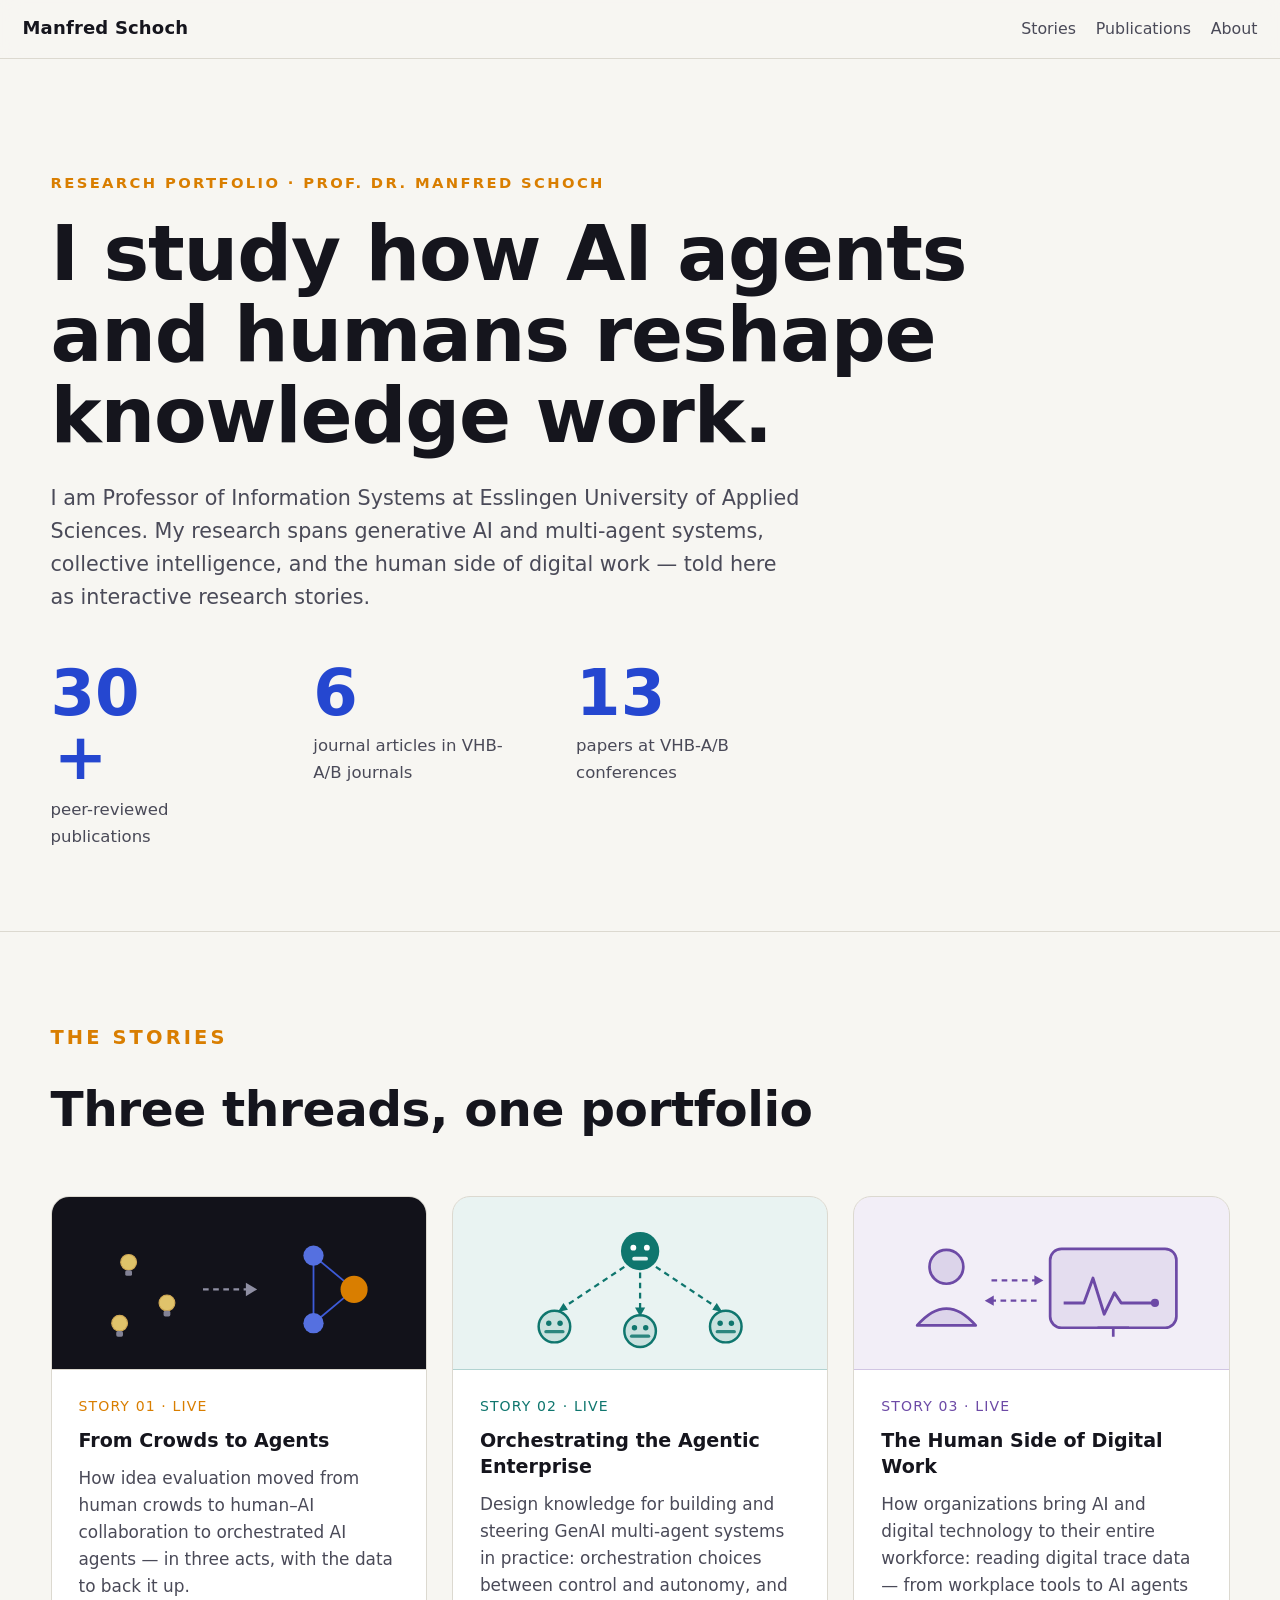
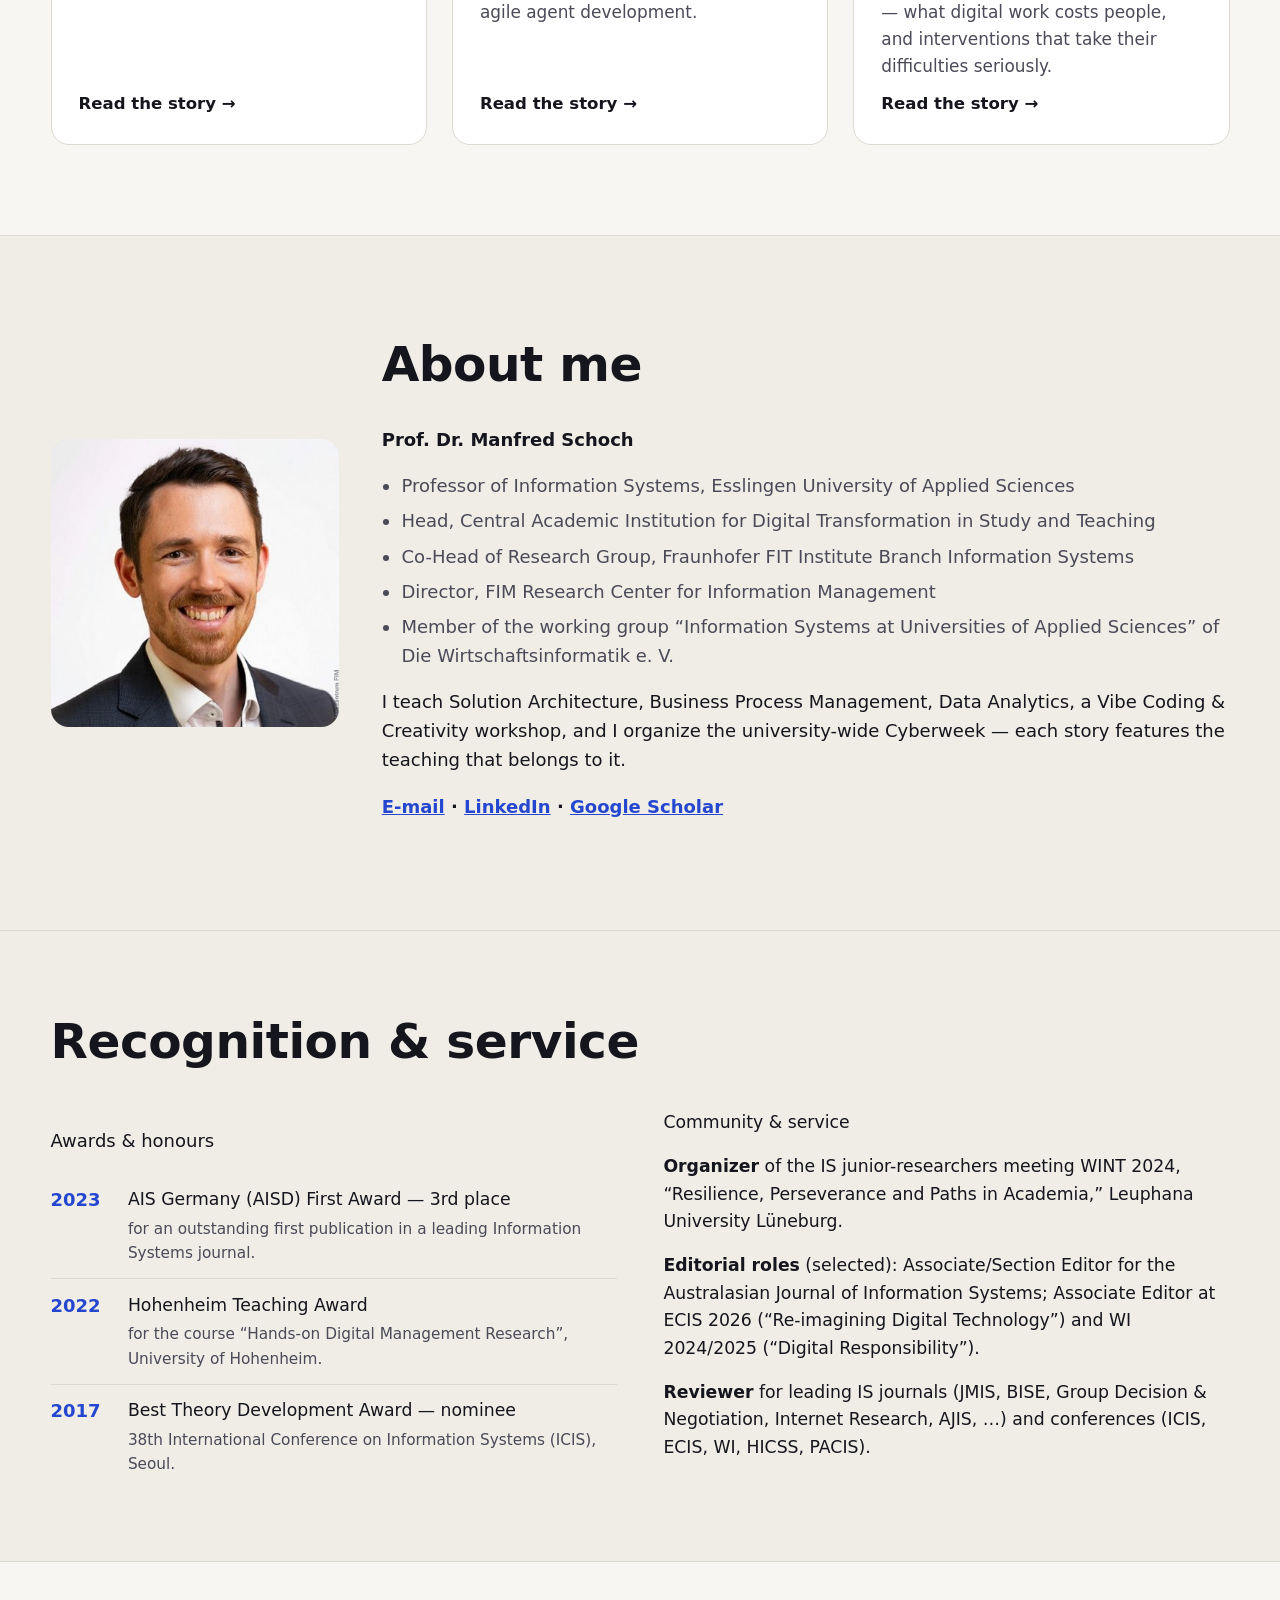
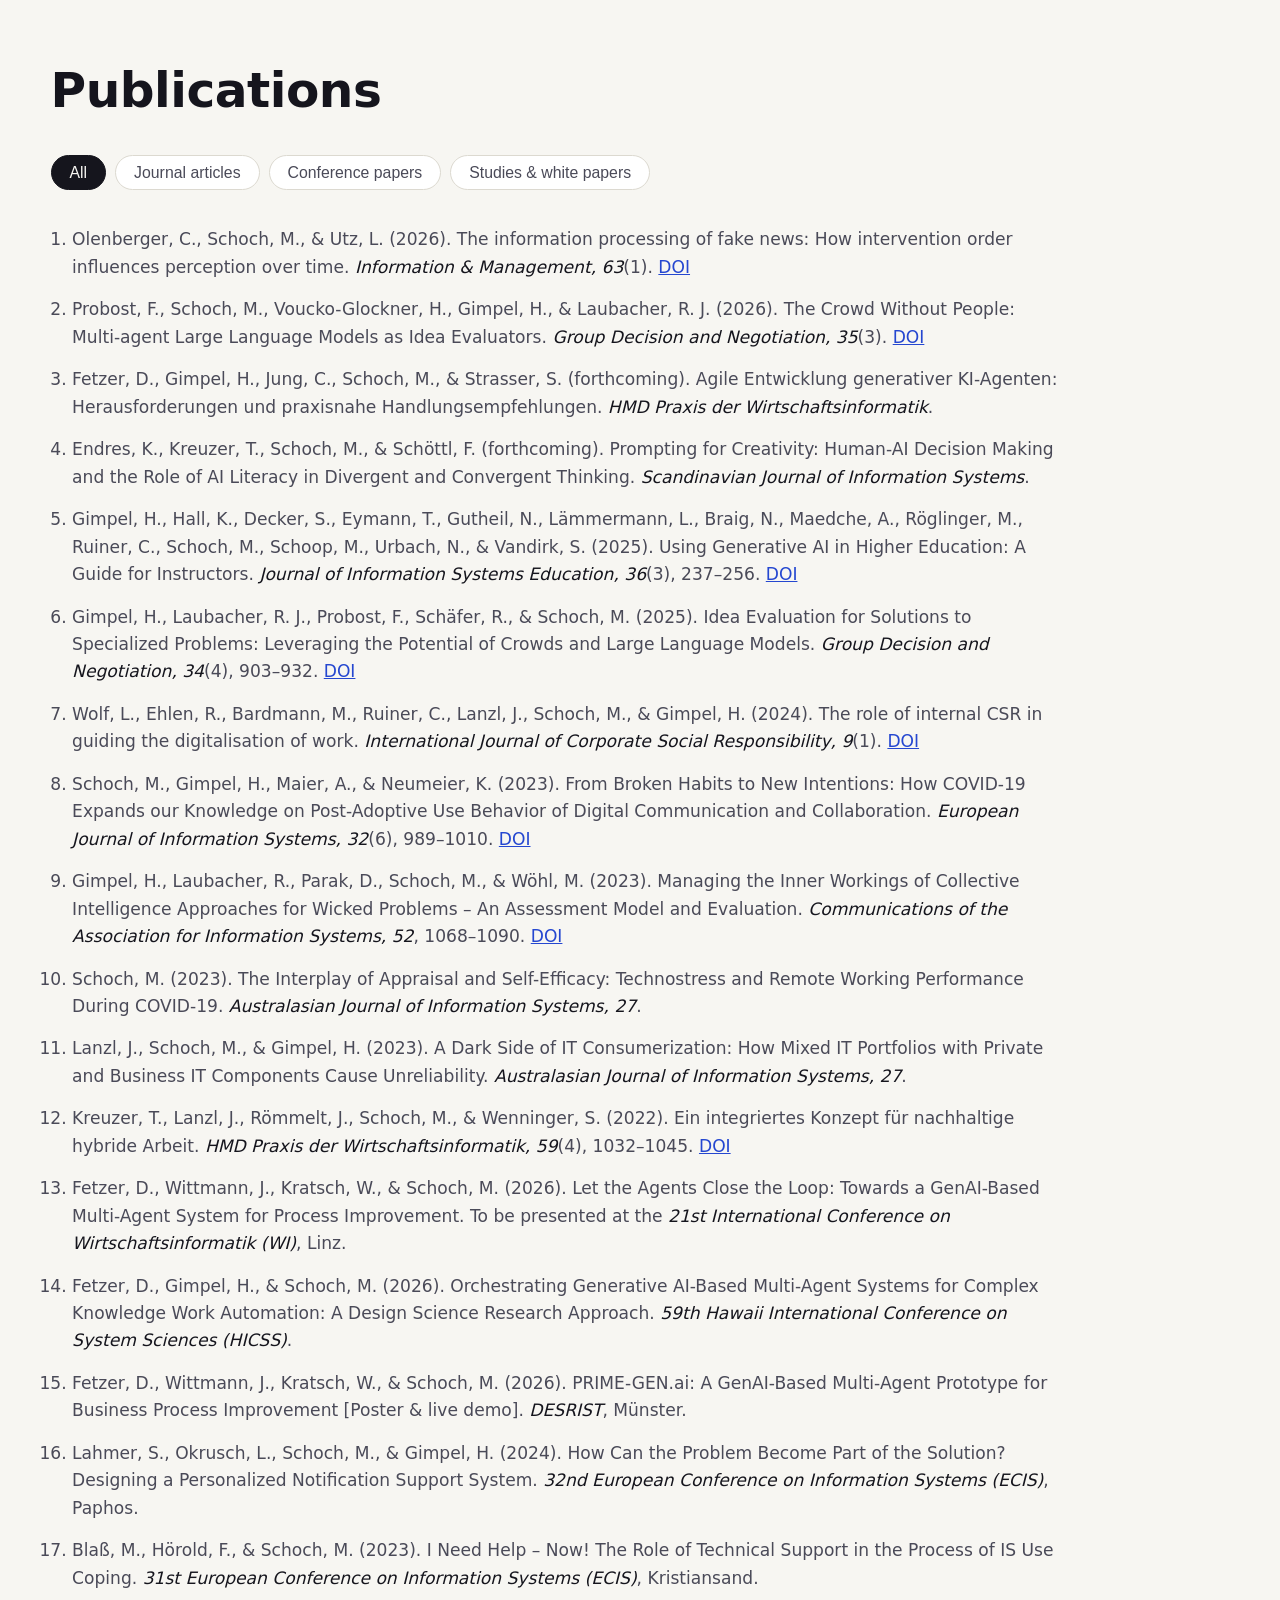
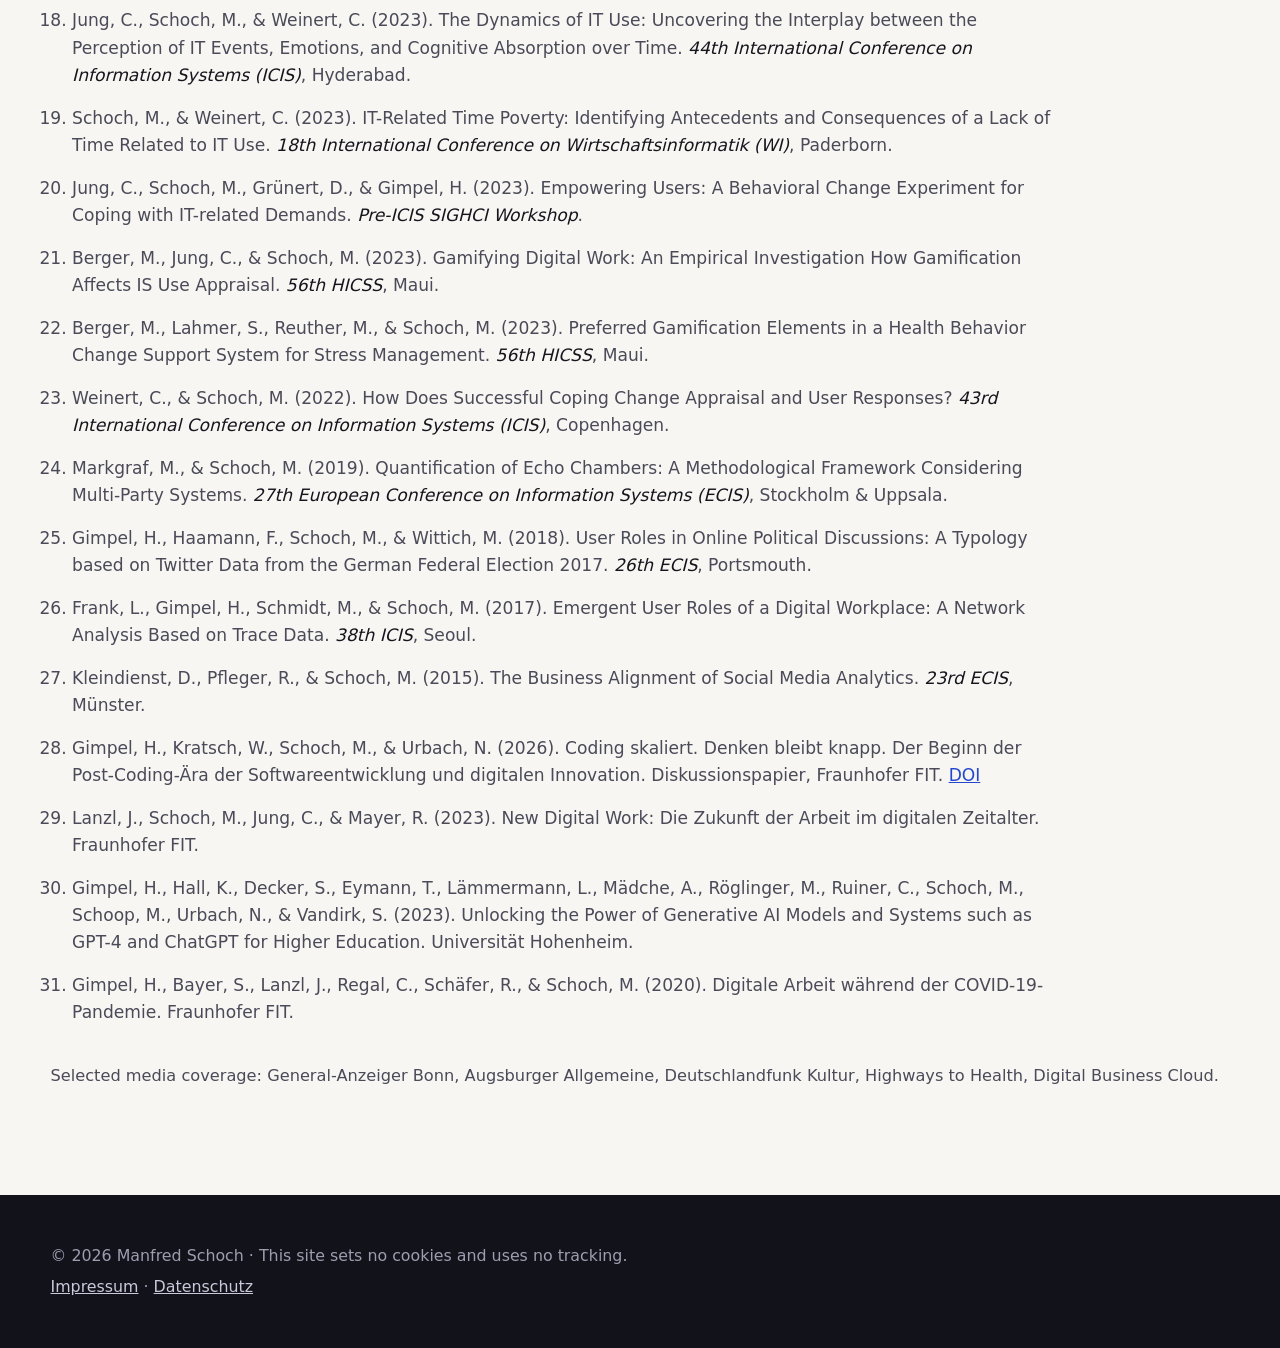
<file: index.html>
<!DOCTYPE html>
<html lang="en">
<head>
<meta charset="utf-8">
<meta name="viewport" content="width=device-width, initial-scale=1">
<title>Manfred Schoch — Research Portfolio</title>
<meta name="description" content="Research portfolio of Prof. Dr. Manfred Schoch: generative AI, multi-agent systems, and the human side of digital work — told as interactive research stories.">
<meta property="og:title" content="Manfred Schoch — Research Portfolio">
<meta property="og:description" content="Interactive research stories on collective intelligence, AI agents, and the human side of digital work.">
<meta property="og:type" content="website">
<meta property="og:url" content="https://manfredschoch.github.io/Scrollytelling-MS/">
<meta property="og:image" content="https://manfredschoch.github.io/Scrollytelling-MS/assets/og-image.png">
<meta property="og:image:width" content="1200">
<meta property="og:image:height" content="630">
<meta property="og:image:alt" content="From crowds to agents — a research story in three acts. Manfred Schoch, research portfolio.">
<meta name="twitter:card" content="summary_large_image">
<link rel="stylesheet" href="css/style.css">
</head>
<body>

<header class="site-header">
  <a class="site-header__name" href="#top">Manfred Schoch</a>
  <nav class="site-header__nav">
    <a href="#stories">Stories</a>
    <a href="#publications">Publications</a>
    <a href="#about">About</a>
  </nav>
</header>

<main id="top">

  <!-- ============ HERO ============ -->
  <section class="hub-hero">
    <div class="wrap">
      <p class="band__eyebrow reveal">Research portfolio · Prof. Dr. Manfred Schoch</p>
      <h1 class="hub-hero__title reveal">I study how AI agents and humans reshape knowledge work.</h1>
      <p class="hub-hero__sub reveal">I am Professor of Information Systems at Esslingen University of Applied
      Sciences. My research spans generative AI and multi-agent systems, collective intelligence, and the
      human side of digital work — told here as interactive research stories.</p>
      <div class="stats reveal">
        <div class="stat"><span class="stat__num" data-count="30">0</span><span class="stat__suffix">+</span>
          <span class="stat__label">peer-reviewed publications</span></div>
        <div class="stat"><span class="stat__num" data-count="6">0</span>
          <span class="stat__label">journal articles in VHB-A/B journals</span></div>
        <div class="stat"><span class="stat__num" data-count="13">0</span>
          <span class="stat__label">papers at VHB-A/B conferences</span></div>
      </div>
    </div>
  </section>

  <!-- ============ STORIES ============ -->
  <section class="band" id="stories">
    <div class="wrap">
      <p class="band__eyebrow reveal">The stories</p>
      <h2 class="band__title reveal">Three threads, one portfolio</h2>
      <div class="story-cards reveal">

        <a class="story-card" href="stories/crowds-to-agents/">
          <div class="story-card__motif story-card__motif--crowds" aria-hidden="true">
            <svg viewBox="0 0 300 130">
              <g opacity="0.9">
                <circle cx="52" cy="42" r="7" fill="#f7d774" stroke="#e5b95c"/>
                <rect x="49" y="49" width="6" height="5" rx="1.5" fill="#8f8fa3"/>
                <circle cx="86" cy="78" r="7" fill="#f7d774" stroke="#e5b95c"/>
                <rect x="83" y="85" width="6" height="5" rx="1.5" fill="#8f8fa3"/>
                <circle cx="44" cy="96" r="7" fill="#f7d774" stroke="#e5b95c"/>
                <rect x="41" y="103" width="6" height="5" rx="1.5" fill="#8f8fa3"/>
              </g>
              <path d="M118 66 h44" stroke="#8f8fa3" stroke-width="2" stroke-dasharray="5 4"/>
              <path d="M156 60 l10 6 -10 6 z" fill="#8f8fa3"/>
              <g>
                <line x1="216" y1="36" x2="252" y2="66" stroke="#3d5bd8" stroke-width="1.6"/>
                <line x1="216" y1="96" x2="252" y2="66" stroke="#3d5bd8" stroke-width="1.6"/>
                <line x1="216" y1="36" x2="216" y2="96" stroke="#3d5bd8" stroke-width="1.6"/>
                <circle cx="216" cy="36" r="9" fill="#5570e0"/>
                <circle cx="216" cy="96" r="9" fill="#5570e0"/>
                <circle cx="252" cy="66" r="12" fill="#d97e00"/>
              </g>
            </svg>
          </div>
          <p class="card__venue">Story 01 · Live</p>
          <h3 class="card__title">From Crowds to Agents</h3>
          <p class="card__text">How idea evaluation moved from human crowds to human–AI collaboration to
          orchestrated AI agents — in three acts, with the data to back it up.</p>
          <span class="card__link">Read the story →</span>
        </a>

        <a class="story-card" href="stories/agentic-enterprise/">
          <div class="story-card__motif story-card__motif--agentic" aria-hidden="true">
            <svg viewBox="0 0 300 130">
              <!-- orchestrator -->
              <circle cx="150" cy="32" r="17" fill="#0f766e"/>
              <circle cx="144" cy="29" r="2.6" fill="#ffffff"/>
              <circle cx="156" cy="29" r="2.6" fill="#ffffff"/>
              <rect x="143" y="37" width="14" height="3.4" rx="1.7" fill="#ffffff" opacity="0.9"/>
              <!-- delegation arrows -->
              <line x1="136" y1="46" x2="82" y2="82" stroke="#0f766e" stroke-width="2" stroke-dasharray="5 4"/>
              <path d="M86 84 l-9 2 5 -8 z" fill="#0f766e"/>
              <line x1="150" y1="51" x2="150" y2="84" stroke="#0f766e" stroke-width="2" stroke-dasharray="5 4"/>
              <path d="M150 90 l-4.5 -8 h9 z" fill="#0f766e"/>
              <line x1="164" y1="46" x2="218" y2="82" stroke="#0f766e" stroke-width="2" stroke-dasharray="5 4"/>
              <path d="M214 84 l9 2 -5 -8 z" fill="#0f766e"/>
              <!-- worker agents -->
              <g stroke="#0f766e" stroke-width="2.2">
                <circle cx="74" cy="99" r="14" fill="rgba(15,118,110,0.14)"/>
                <circle cx="150" cy="103" r="14" fill="rgba(15,118,110,0.14)"/>
                <circle cx="226" cy="99" r="14" fill="rgba(15,118,110,0.14)"/>
              </g>
              <g fill="#0f766e">
                <circle cx="69" cy="96" r="2.4"/><circle cx="79" cy="96" r="2.4"/>
                <circle cx="145" cy="100" r="2.4"/><circle cx="155" cy="100" r="2.4"/>
                <circle cx="221" cy="96" r="2.4"/><circle cx="231" cy="96" r="2.4"/>
              </g>
              <g fill="#0f766e" opacity="0.85">
                <rect x="65" y="102" width="18" height="3" rx="1.5"/>
                <rect x="141" y="106" width="18" height="3" rx="1.5"/>
                <rect x="217" y="102" width="18" height="3" rx="1.5"/>
              </g>
            </svg>
          </div>
          <p class="card__venue">Story 02 · Live</p>
          <h3 class="card__title">Orchestrating the Agentic Enterprise</h3>
          <p class="card__text">Design knowledge for building and steering GenAI multi-agent systems in
          practice: orchestration choices between control and autonomy, and agile agent development.</p>
          <span class="card__link">Read the story →</span>
        </a>

        <a class="story-card" href="stories/digital-work/">
          <div class="story-card__motif story-card__motif--human" aria-hidden="true">
            <svg viewBox="0 0 300 130">
              <!-- person -->
              <circle cx="66" cy="46" r="15" fill="rgba(109,74,166,0.16)" stroke="#6d4aa6" stroke-width="2.4"/>
              <path d="M40 98 q26 -30 52 0 z" fill="rgba(109,74,166,0.16)" stroke="#6d4aa6" stroke-width="2.4" stroke-linejoin="round"/>
              <!-- exchange between human and system -->
              <line x1="106" y1="58" x2="146" y2="58" stroke="#6d4aa6" stroke-width="2" stroke-dasharray="5 4"/>
              <path d="M152 58 l-8 -4.5 v9 z" fill="#6d4aa6"/>
              <line x1="146" y1="76" x2="106" y2="76" stroke="#6d4aa6" stroke-width="2" stroke-dasharray="5 4"/>
              <path d="M100 76 l8 -4.5 v9 z" fill="#6d4aa6"/>
              <!-- screen with digital trace -->
              <rect x="158" y="30" width="112" height="70" rx="10" fill="rgba(109,74,166,0.10)" stroke="#6d4aa6" stroke-width="2.4"/>
              <path d="M170 78 h18 l8 -22 10 32 9 -19 6 9 h30" fill="none" stroke="#6d4aa6" stroke-width="2.6" stroke-linejoin="round"/>
              <circle cx="251" cy="78" r="3.6" fill="#6d4aa6"/>
              <line x1="200" y1="100" x2="228" y2="100" stroke="#6d4aa6" stroke-width="2.4"/>
              <line x1="214" y1="100" x2="214" y2="108" stroke="#6d4aa6" stroke-width="2.4"/>
            </svg>
          </div>
          <p class="card__venue">Story 03 · Live</p>
          <h3 class="card__title">The Human Side of Digital Work</h3>
          <p class="card__text">How organizations bring AI and digital technology to their entire
          workforce: reading digital trace data — from workplace tools to AI agents — what digital work
          costs people, and interventions that take their difficulties seriously.</p>
          <span class="card__link">Read the story →</span>
        </a>

      </div>
    </div>
  </section>

  <!-- ============ ABOUT / CONTACT ============ -->
  <section class="about" id="about">
    <div class="wrap about__grid">
      <img class="about__photo reveal" src="assets/portrait.jpg" alt="Portrait of Manfred Schoch" width="400" height="400">
      <div class="about__text reveal">
        <h2 class="band__title">About me</h2>
        <p><strong>Prof. Dr. Manfred Schoch</strong></p>
        <ul class="about__roles">
          <li>Professor of Information Systems, Esslingen University of Applied Sciences</li>
          <li>Head, Central Academic Institution for Digital Transformation in Study and Teaching</li>
          <li>Co-Head of Research Group, Fraunhofer FIT Institute Branch Information Systems</li>
          <li>Director, FIM Research Center for Information Management</li>
          <li>Member of the working group “Information Systems at Universities of Applied Sciences”
          of Die Wirtschaftsinformatik e.&nbsp;V.</li>
        </ul>
        <p>I teach Solution Architecture, Business Process Management, Data Analytics, a Vibe Coding &amp;
        Creativity workshop, and I organize the university-wide Cyberweek — each story features the
        teaching that belongs to it.</p>
        <p class="about__links">
          <a href="mailto:manfred.schoch@hs-esslingen.de">E-mail</a> ·
          <a href="https://www.linkedin.com/in/manfred-schoch-42257877">LinkedIn</a> ·
          <a href="https://scholar.google.com/citations?user=WTYQ880AAAAJ&amp;hl=en">Google Scholar</a>
        </p>
      </div>
    </div>
  </section>

  <!-- ============ RECOGNITION & SERVICE ============ -->
  <section class="recognition" id="recognition">
    <div class="wrap">
      <h2 class="band__title reveal">Recognition &amp; service</h2>
      <div class="recognition__grid">
        <div class="reveal">
          <p class="timeloss__head">Awards &amp; honours</p>
          <ul class="awards">
            <li>
              <span class="awards__year">2023</span>
              <span class="awards__what">AIS Germany (AISD) First Award — 3rd place
                <span>for an outstanding first publication in a leading Information Systems journal.</span></span>
            </li>
            <li>
              <span class="awards__year">2022</span>
              <span class="awards__what">Hohenheim Teaching Award
                <span>for the course “Hands-on Digital Management Research”, University of Hohenheim.</span></span>
            </li>
            <li>
              <span class="awards__year">2017</span>
              <span class="awards__what">Best Theory Development Award — nominee
                <span>38th International Conference on Information Systems (ICIS), Seoul.</span></span>
            </li>
          </ul>
        </div>
        <div class="service reveal">
          <p class="timeloss__head">Community &amp; service</p>
          <p><b>Organizer</b> of the IS junior-researchers meeting WINT 2024, “Resilience, Perseverance and
          Paths in Academia,” Leuphana University Lüneburg.</p>
          <p><b>Editorial roles</b> (selected): Associate/Section Editor for the Australasian Journal of
          Information Systems; Associate Editor at ECIS 2026 (“Re-imagining Digital Technology”) and
          WI 2024/2025 (“Digital Responsibility”).</p>
          <p><b>Reviewer</b> for leading IS journals (JMIS, BISE, Group Decision &amp; Negotiation, Internet
          Research, AJIS, …) and conferences (ICIS, ECIS, WI, HICSS, PACIS).</p>
        </div>
      </div>
    </div>
  </section>

  <!-- ============ PUBLICATIONS ============ -->
  <section class="pubs" id="publications">
    <div class="wrap">
      <h2 class="band__title reveal">Publications</h2>
      <div class="pubs__filters reveal" role="group" aria-label="Filter publications">
        <button class="pubs__filter is-active" data-filter="all">All</button>
        <button class="pubs__filter" data-filter="journal">Journal articles</button>
        <button class="pubs__filter" data-filter="conference">Conference papers</button>
        <button class="pubs__filter" data-filter="whitepaper">Studies &amp; white papers</button>
      </div>
      <ol class="pubs__list reveal">
        <li data-type="journal">Olenberger, C., Schoch, M., &amp; Utz, L. (2026). The information processing of fake news: How intervention order influences perception over time. <em>Information &amp; Management, 63</em>(1). <a href="https://doi.org/10.1016/j.im.2025.104256">DOI</a></li>
        <li data-type="journal">Probost, F., Schoch, M., Voucko-Glockner, H., Gimpel, H., &amp; Laubacher, R. J. (2026). The Crowd Without People: Multi-agent Large Language Models as Idea Evaluators. <em>Group Decision and Negotiation, 35</em>(3). <a href="https://doi.org/10.1007/s10726-026-09993-w">DOI</a></li>
        <li data-type="journal">Fetzer, D., Gimpel, H., Jung, C., Schoch, M., &amp; Strasser, S. (forthcoming). Agile Entwicklung generativer KI-Agenten: Herausforderungen und praxisnahe Handlungsempfehlungen. <em>HMD Praxis der Wirtschaftsinformatik</em>.</li>
        <li data-type="journal">Endres, K., Kreuzer, T., Schoch, M., &amp; Schöttl, F. (forthcoming). Prompting for Creativity: Human-AI Decision Making and the Role of AI Literacy in Divergent and Convergent Thinking. <em>Scandinavian Journal of Information Systems</em>.</li>
        <li data-type="journal">Gimpel, H., Hall, K., Decker, S., Eymann, T., Gutheil, N., Lämmermann, L., Braig, N., Maedche, A., Röglinger, M., Ruiner, C., Schoch, M., Schoop, M., Urbach, N., &amp; Vandirk, S. (2025). Using Generative AI in Higher Education: A Guide for Instructors. <em>Journal of Information Systems Education, 36</em>(3), 237–256. <a href="https://doi.org/10.62273/QLLG7172">DOI</a></li>
        <li data-type="journal">Gimpel, H., Laubacher, R. J., Probost, F., Schäfer, R., &amp; Schoch, M. (2025). Idea Evaluation for Solutions to Specialized Problems: Leveraging the Potential of Crowds and Large Language Models. <em>Group Decision and Negotiation, 34</em>(4), 903–932. <a href="https://doi.org/10.1007/s10726-025-09935-y">DOI</a></li>
        <li data-type="journal">Wolf, L., Ehlen, R., Bardmann, M., Ruiner, C., Lanzl, J., Schoch, M., &amp; Gimpel, H. (2024). The role of internal CSR in guiding the digitalisation of work. <em>International Journal of Corporate Social Responsibility, 9</em>(1). <a href="https://doi.org/10.1186/s40991-024-00089-9">DOI</a></li>
        <li data-type="journal">Schoch, M., Gimpel, H., Maier, A., &amp; Neumeier, K. (2023). From Broken Habits to New Intentions: How COVID-19 Expands our Knowledge on Post-Adoptive Use Behavior of Digital Communication and Collaboration. <em>European Journal of Information Systems, 32</em>(6), 989–1010. <a href="https://doi.org/10.1080/0960085X.2022.2096489">DOI</a></li>
        <li data-type="journal">Gimpel, H., Laubacher, R., Parak, D., Schoch, M., &amp; Wöhl, M. (2023). Managing the Inner Workings of Collective Intelligence Approaches for Wicked Problems – An Assessment Model and Evaluation. <em>Communications of the Association for Information Systems, 52</em>, 1068–1090. <a href="https://doi.org/10.17705/1CAIS.05249">DOI</a></li>
        <li data-type="journal">Schoch, M. (2023). The Interplay of Appraisal and Self-Efficacy: Technostress and Remote Working Performance During COVID-19. <em>Australasian Journal of Information Systems, 27</em>.</li>
        <li data-type="journal">Lanzl, J., Schoch, M., &amp; Gimpel, H. (2023). A Dark Side of IT Consumerization: How Mixed IT Portfolios with Private and Business IT Components Cause Unreliability. <em>Australasian Journal of Information Systems, 27</em>.</li>
        <li data-type="journal">Kreuzer, T., Lanzl, J., Römmelt, J., Schoch, M., &amp; Wenninger, S. (2022). Ein integriertes Konzept für nachhaltige hybride Arbeit. <em>HMD Praxis der Wirtschaftsinformatik, 59</em>(4), 1032–1045. <a href="https://doi.org/10.1365/s40702-022-00882-9">DOI</a></li>
        <li data-type="conference">Fetzer, D., Wittmann, J., Kratsch, W., &amp; Schoch, M. (2026). Let the Agents Close the Loop: Towards a GenAI-Based Multi-Agent System for Process Improvement. To be presented at the <em>21st International Conference on Wirtschaftsinformatik (WI)</em>, Linz.</li>
        <li data-type="conference">Fetzer, D., Gimpel, H., &amp; Schoch, M. (2026). Orchestrating Generative AI-Based Multi-Agent Systems for Complex Knowledge Work Automation: A Design Science Research Approach. <em>59th Hawaii International Conference on System Sciences (HICSS)</em>.</li>
        <li data-type="conference">Fetzer, D., Wittmann, J., Kratsch, W., &amp; Schoch, M. (2026). PRIME-GEN.ai: A GenAI-Based Multi-Agent Prototype for Business Process Improvement [Poster &amp; live demo]. <em>DESRIST</em>, Münster.</li>
        <li data-type="conference">Lahmer, S., Okrusch, L., Schoch, M., &amp; Gimpel, H. (2024). How Can the Problem Become Part of the Solution? Designing a Personalized Notification Support System. <em>32nd European Conference on Information Systems (ECIS)</em>, Paphos.</li>
        <li data-type="conference">Blaß, M., Hörold, F., &amp; Schoch, M. (2023). I Need Help – Now! The Role of Technical Support in the Process of IS Use Coping. <em>31st European Conference on Information Systems (ECIS)</em>, Kristiansand.</li>
        <li data-type="conference">Jung, C., Schoch, M., &amp; Weinert, C. (2023). The Dynamics of IT Use: Uncovering the Interplay between the Perception of IT Events, Emotions, and Cognitive Absorption over Time. <em>44th International Conference on Information Systems (ICIS)</em>, Hyderabad.</li>
        <li data-type="conference">Schoch, M., &amp; Weinert, C. (2023). IT-Related Time Poverty: Identifying Antecedents and Consequences of a Lack of Time Related to IT Use. <em>18th International Conference on Wirtschaftsinformatik (WI)</em>, Paderborn.</li>
        <li data-type="conference">Jung, C., Schoch, M., Grünert, D., &amp; Gimpel, H. (2023). Empowering Users: A Behavioral Change Experiment for Coping with IT-related Demands. <em>Pre-ICIS SIGHCI Workshop</em>.</li>
        <li data-type="conference">Berger, M., Jung, C., &amp; Schoch, M. (2023). Gamifying Digital Work: An Empirical Investigation How Gamification Affects IS Use Appraisal. <em>56th HICSS</em>, Maui.</li>
        <li data-type="conference">Berger, M., Lahmer, S., Reuther, M., &amp; Schoch, M. (2023). Preferred Gamification Elements in a Health Behavior Change Support System for Stress Management. <em>56th HICSS</em>, Maui.</li>
        <li data-type="conference">Weinert, C., &amp; Schoch, M. (2022). How Does Successful Coping Change Appraisal and User Responses? <em>43rd International Conference on Information Systems (ICIS)</em>, Copenhagen.</li>
        <li data-type="conference">Markgraf, M., &amp; Schoch, M. (2019). Quantification of Echo Chambers: A Methodological Framework Considering Multi-Party Systems. <em>27th European Conference on Information Systems (ECIS)</em>, Stockholm &amp; Uppsala.</li>
        <li data-type="conference">Gimpel, H., Haamann, F., Schoch, M., &amp; Wittich, M. (2018). User Roles in Online Political Discussions: A Typology based on Twitter Data from the German Federal Election 2017. <em>26th ECIS</em>, Portsmouth.</li>
        <li data-type="conference">Frank, L., Gimpel, H., Schmidt, M., &amp; Schoch, M. (2017). Emergent User Roles of a Digital Workplace: A Network Analysis Based on Trace Data. <em>38th ICIS</em>, Seoul.</li>
        <li data-type="conference">Kleindienst, D., Pfleger, R., &amp; Schoch, M. (2015). The Business Alignment of Social Media Analytics. <em>23rd ECIS</em>, Münster.</li>
        <li data-type="whitepaper">Gimpel, H., Kratsch, W., Schoch, M., &amp; Urbach, N. (2026). Coding skaliert. Denken bleibt knapp. Der Beginn der Post-Coding-Ära der Softwareentwicklung und digitalen Innovation. Diskussionspapier, Fraunhofer FIT. <a href="https://doi.org/10.17605/OSF.IO/QA578">DOI</a></li>
        <li data-type="whitepaper">Lanzl, J., Schoch, M., Jung, C., &amp; Mayer, R. (2023). New Digital Work: Die Zukunft der Arbeit im digitalen Zeitalter. Fraunhofer FIT.</li>
        <li data-type="whitepaper">Gimpel, H., Hall, K., Decker, S., Eymann, T., Lämmermann, L., Mädche, A., Röglinger, M., Ruiner, C., Schoch, M., Schoop, M., Urbach, N., &amp; Vandirk, S. (2023). Unlocking the Power of Generative AI Models and Systems such as GPT-4 and ChatGPT for Higher Education. Universität Hohenheim.</li>
        <li data-type="whitepaper">Gimpel, H., Bayer, S., Lanzl, J., Regal, C., Schäfer, R., &amp; Schoch, M. (2020). Digitale Arbeit während der COVID-19-Pandemie. Fraunhofer FIT.</li>
      </ol>
      <p class="pubs__note reveal">Selected media coverage: General-Anzeiger Bonn, Augsburger Allgemeine,
      Deutschlandfunk Kultur, Highways to Health, Digital Business Cloud.</p>
    </div>
  </section>

</main>

<footer class="site-footer">
  <div class="wrap">
    <p>© <span id="year">2026</span> Manfred Schoch · This site sets no cookies and uses no tracking.</p>
    <p><a href="impressum.html">Impressum</a> · <a href="datenschutz.html">Datenschutz</a></p>
  </div>
</footer>

<script src="js/shared.js"></script>
</body>
</html>
</file>
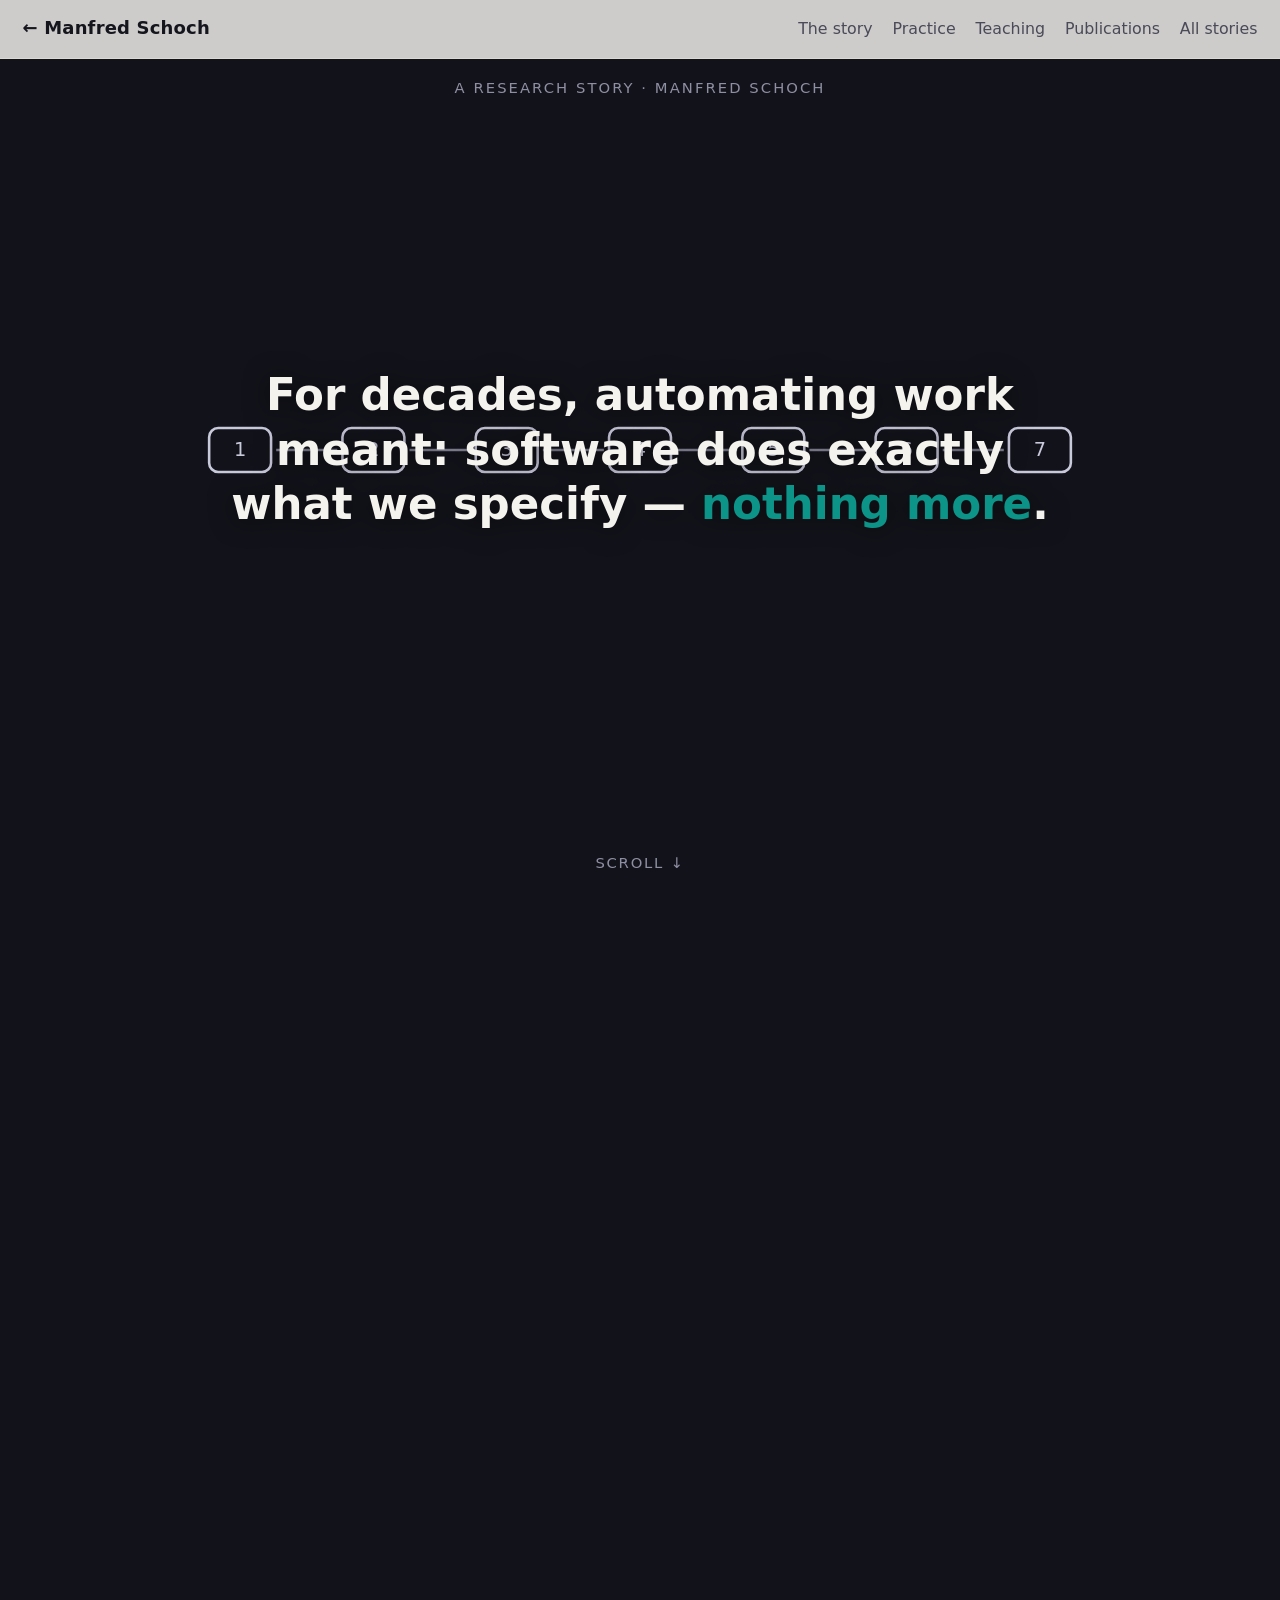
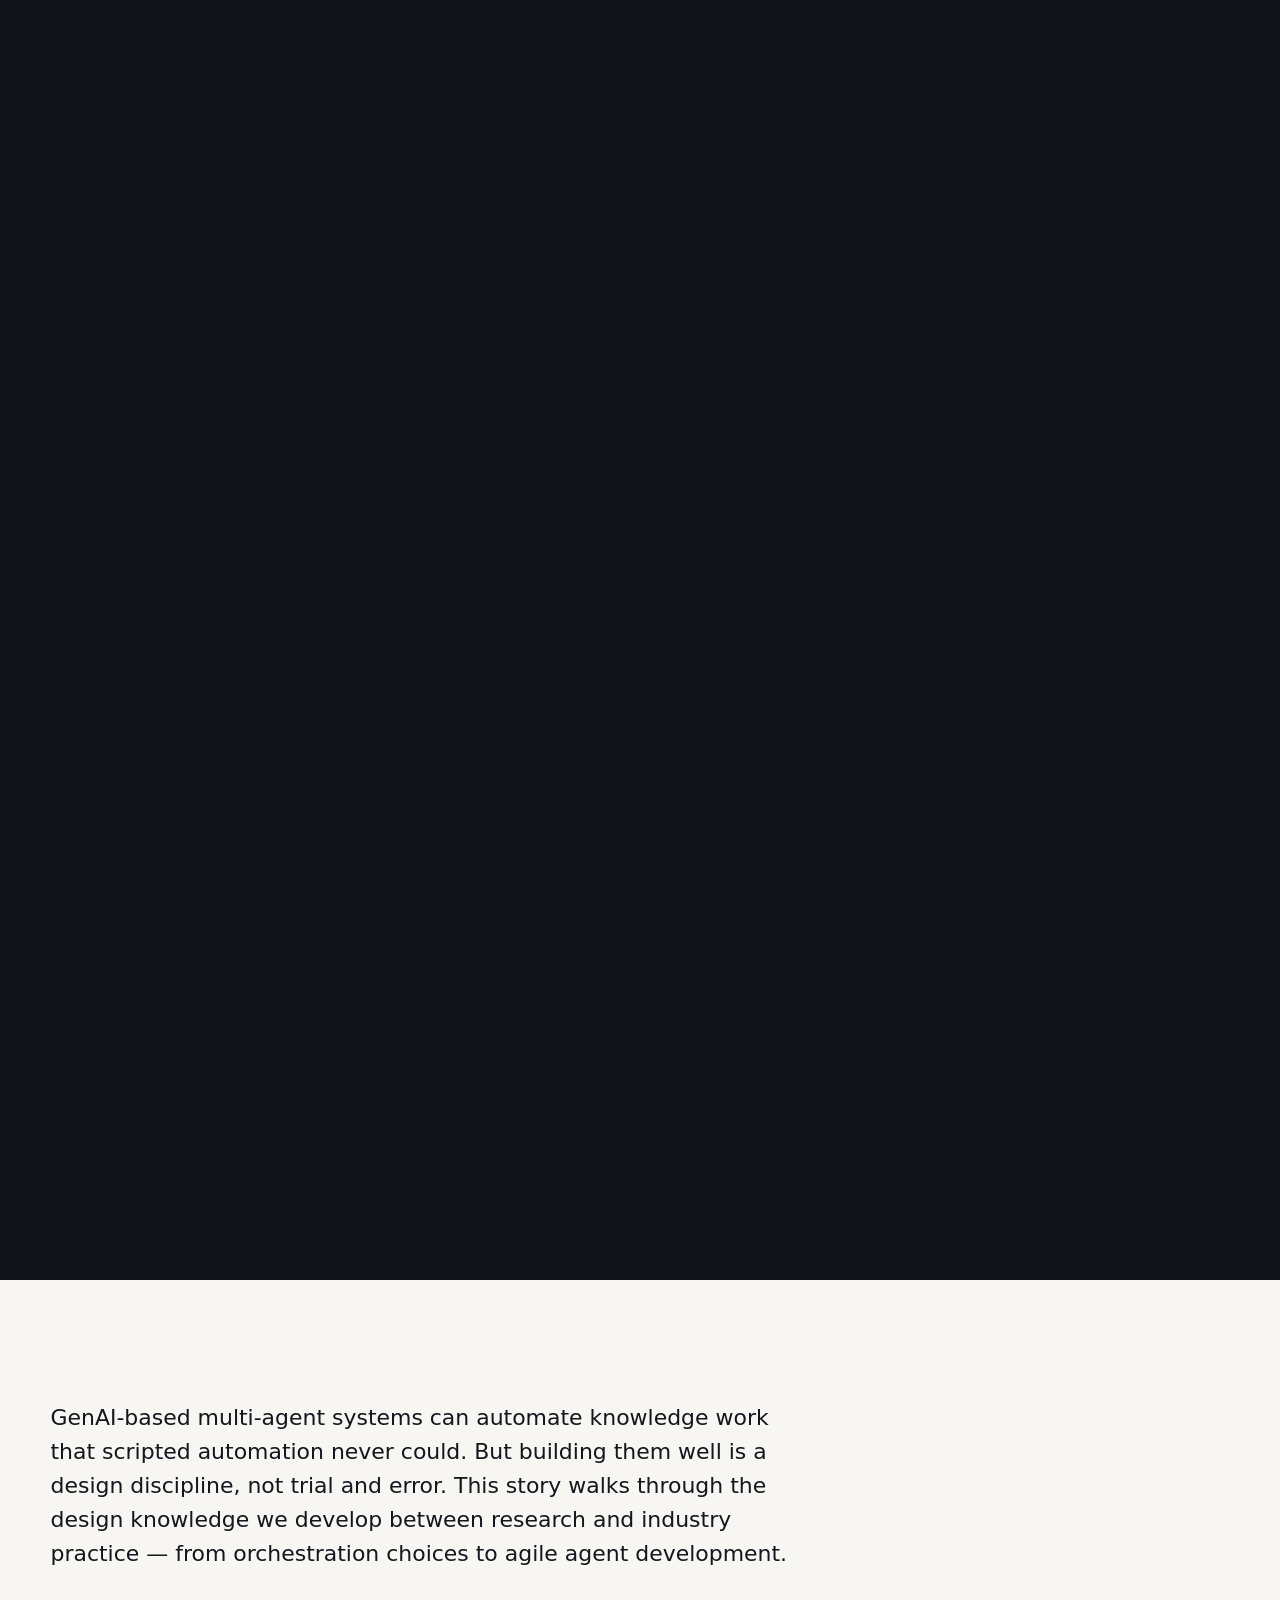
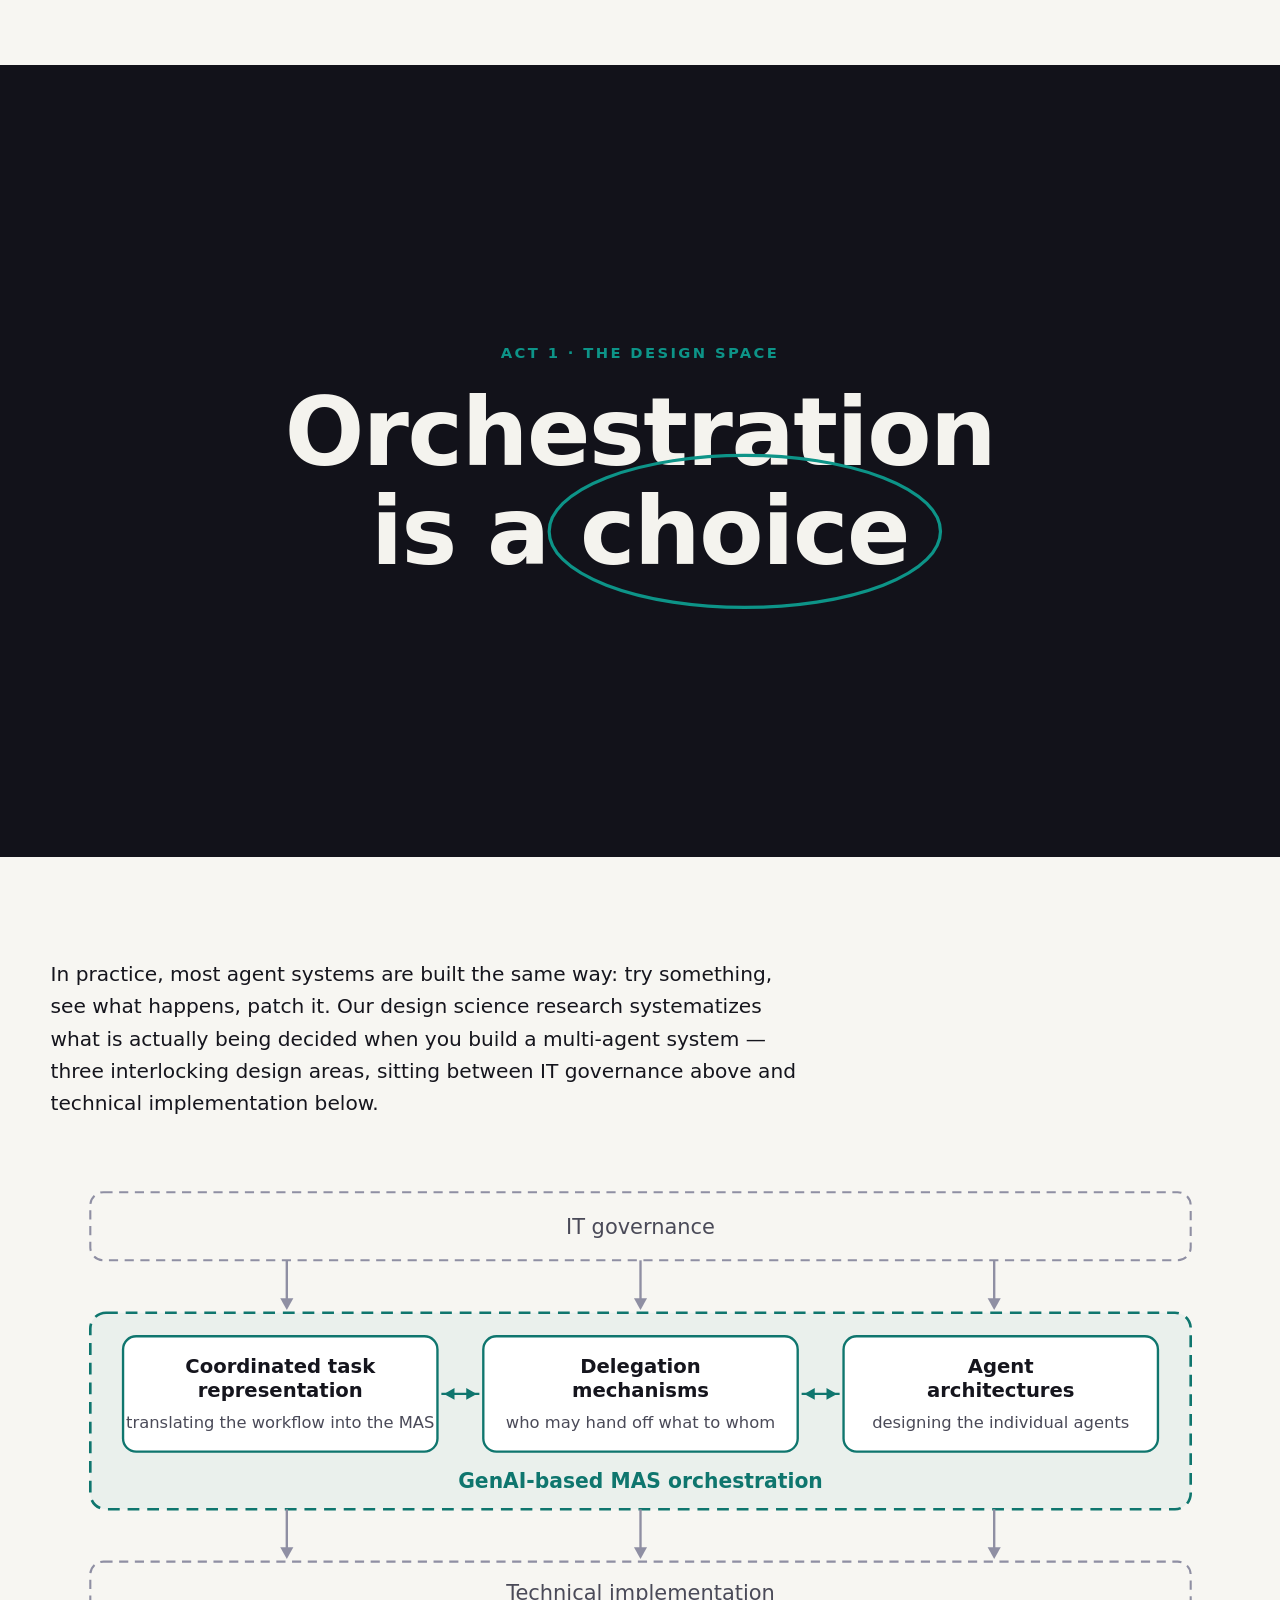
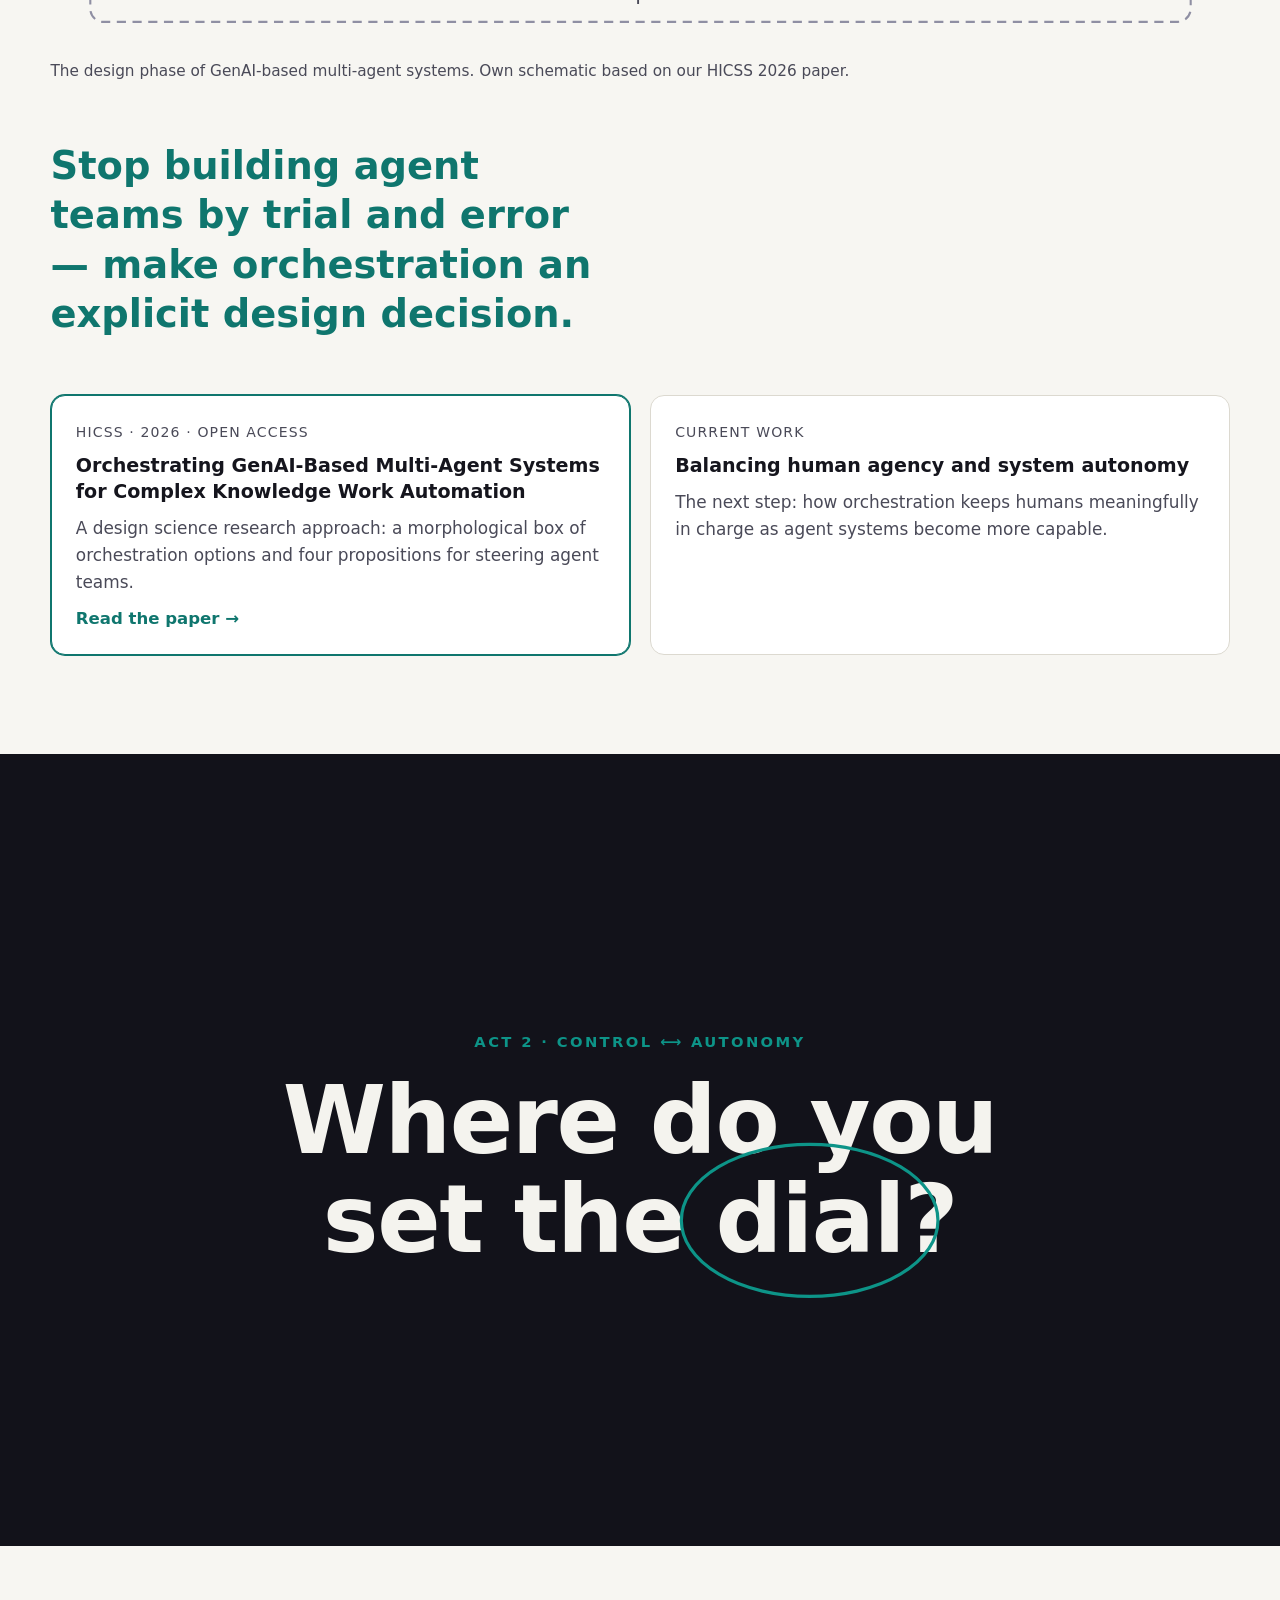
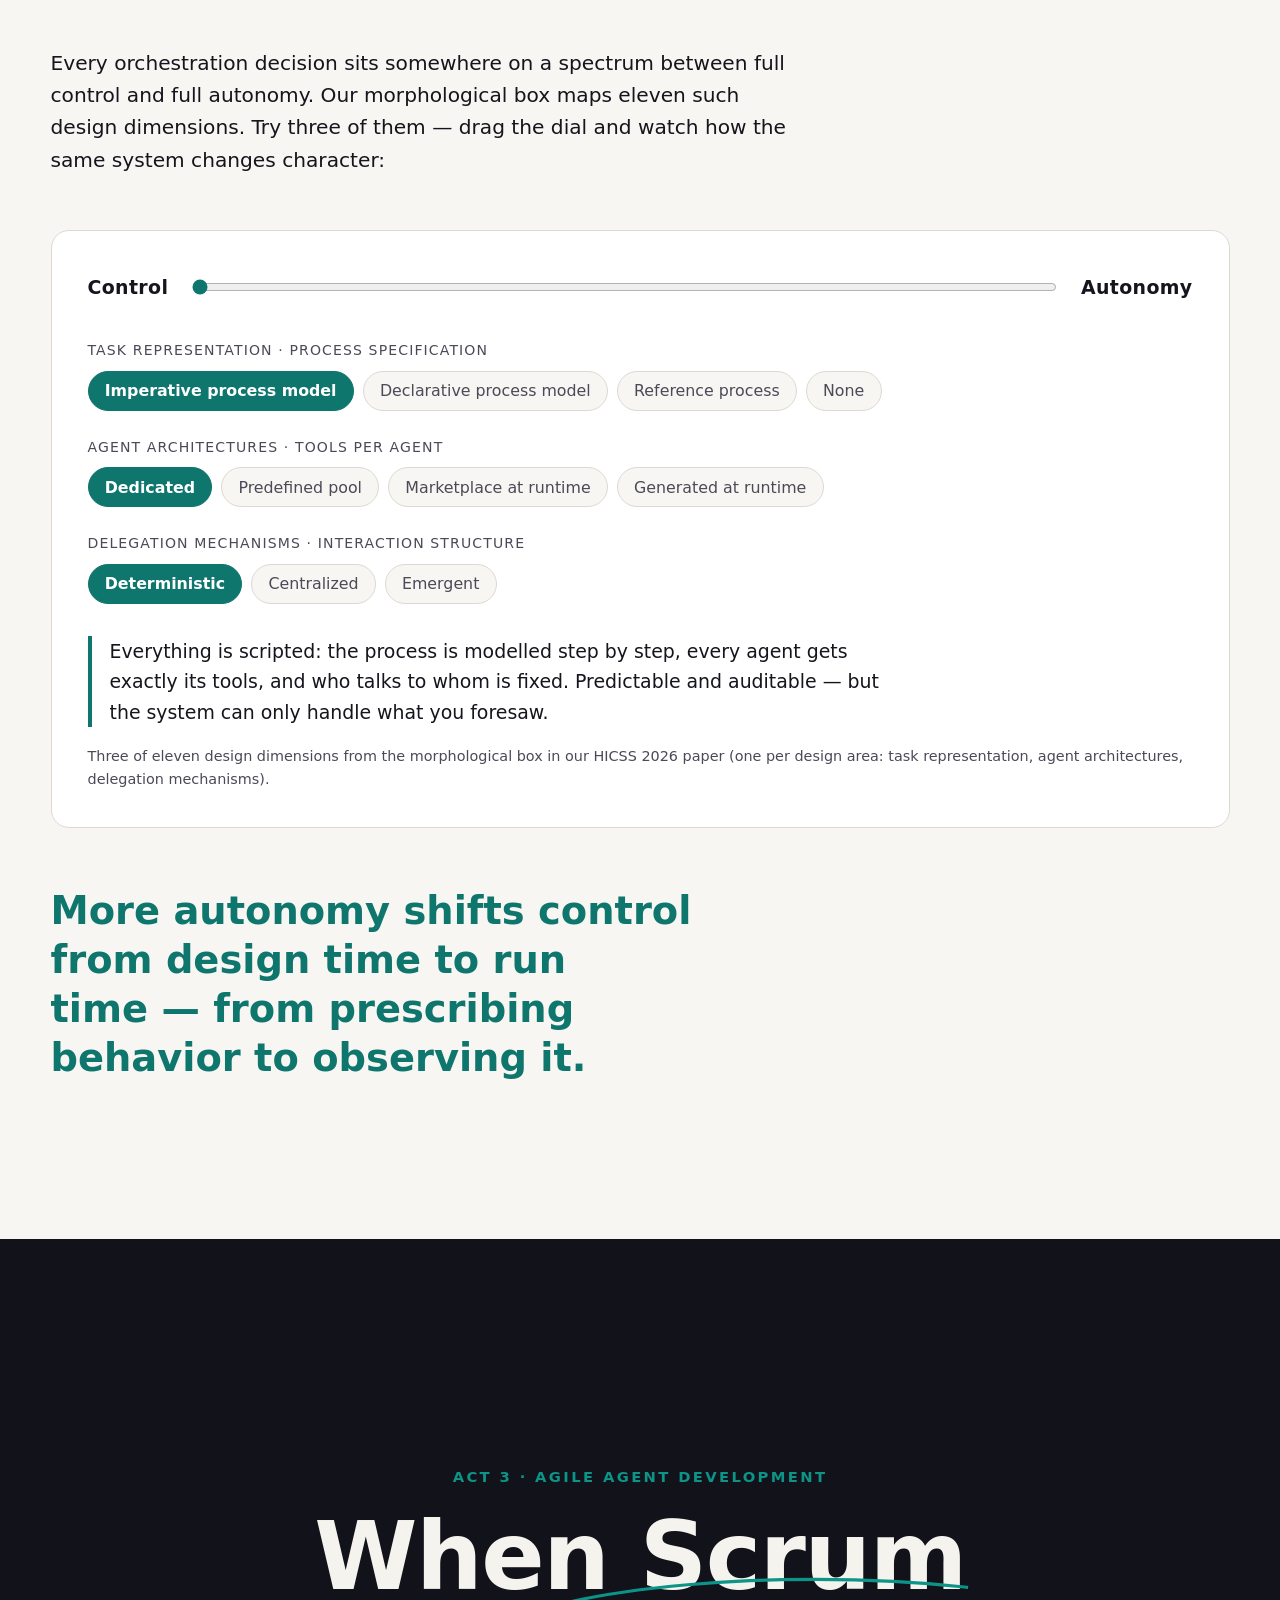
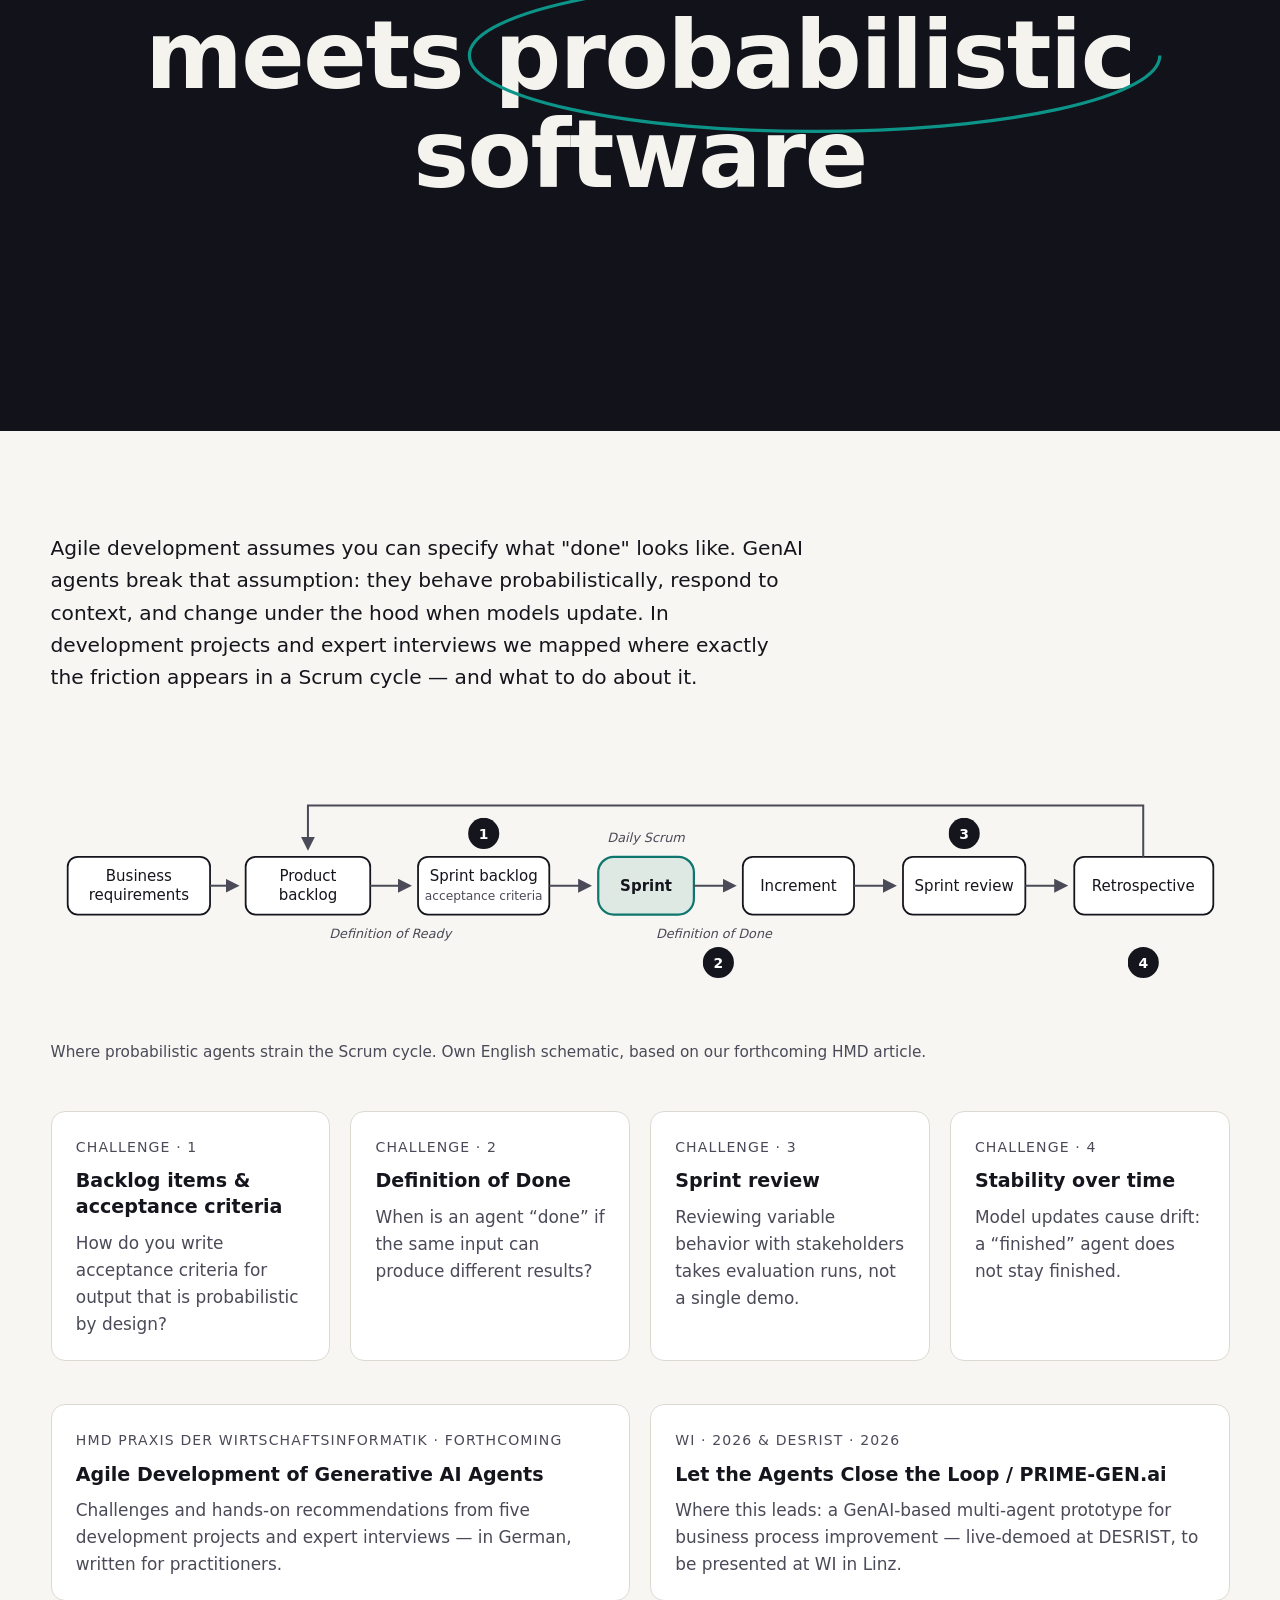
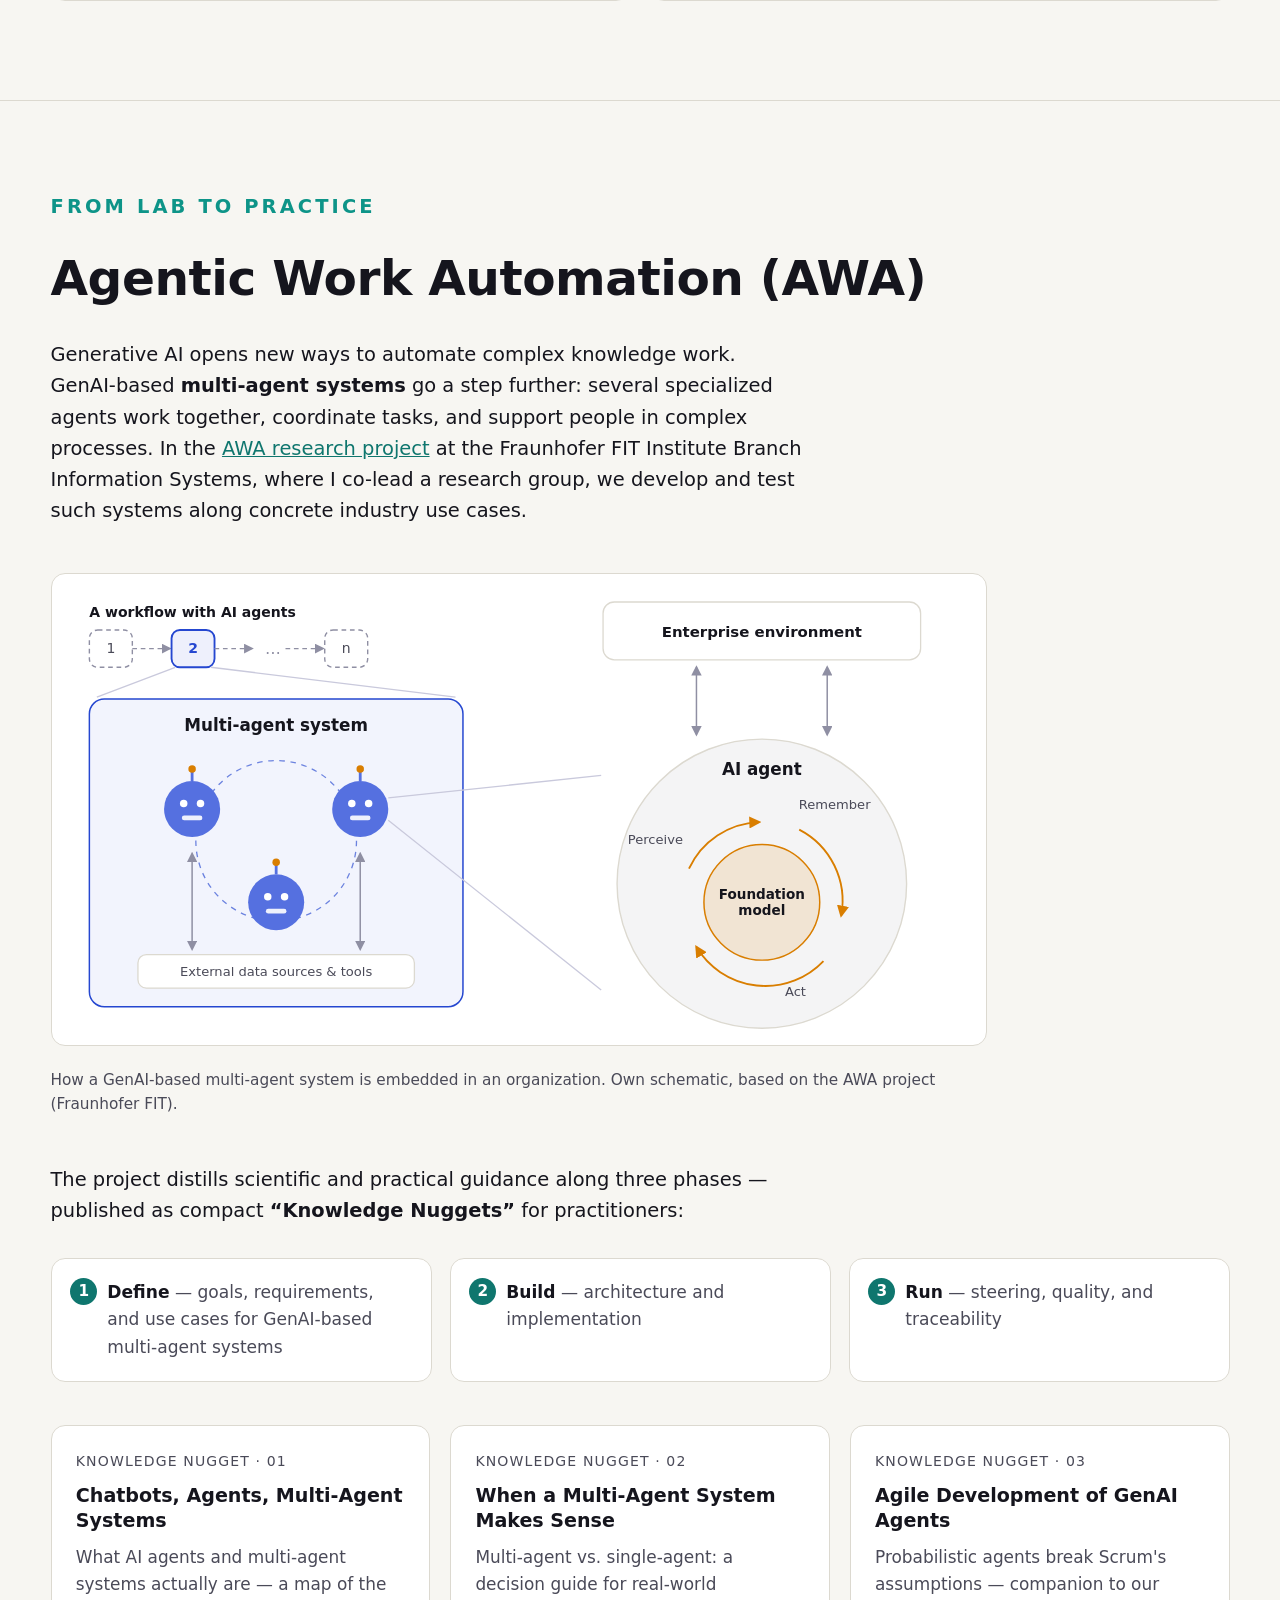
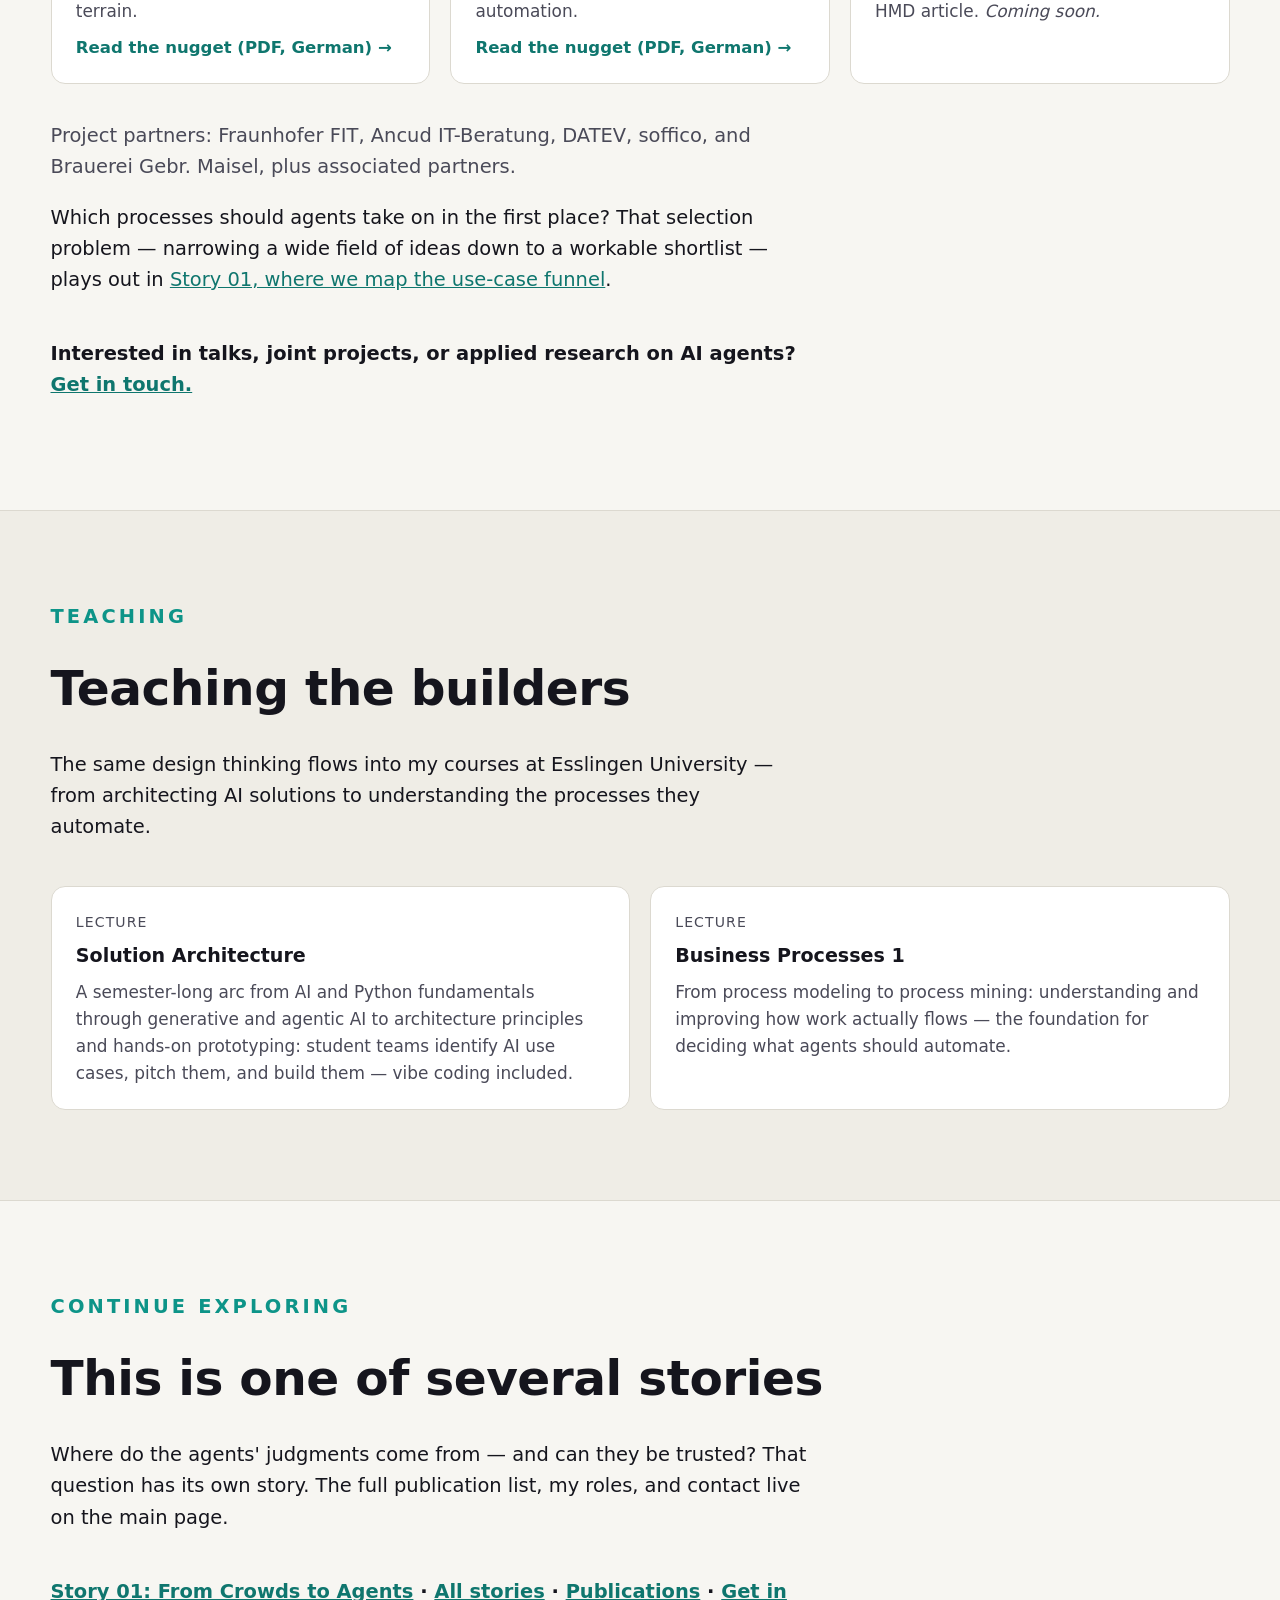
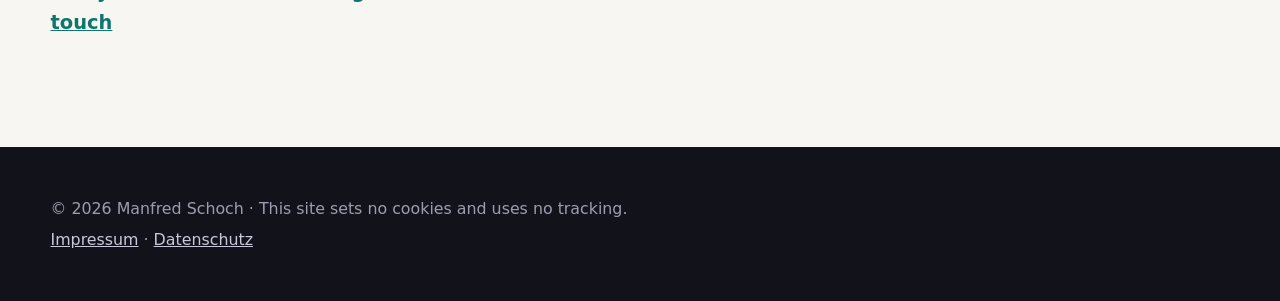
<file: stories/agentic-enterprise/index.html>
<!DOCTYPE html>
<html lang="en">
<head>
<meta charset="utf-8">
<meta name="viewport" content="width=device-width, initial-scale=1">
<title>Orchestrating the Agentic Enterprise — Manfred Schoch</title>
<meta name="description" content="Design knowledge for building and steering GenAI multi-agent systems: orchestration choices between control and autonomy, agile agent development, and the AWA research project.">
<meta property="og:title" content="Orchestrating the Agentic Enterprise — Manfred Schoch">
<meta property="og:description" content="How much autonomy do you grant AI agents — and how do you stay in control? A research story on orchestrating multi-agent systems.">
<meta property="og:type" content="article">
<meta property="og:url" content="https://manfredschoch.github.io/Scrollytelling-MS/stories/agentic-enterprise/">
<meta property="og:image" content="https://manfredschoch.github.io/Scrollytelling-MS/assets/og-image.png">
<meta name="twitter:card" content="summary_large_image">
<link rel="stylesheet" href="../../css/style.css">
</head>
<body class="story-agentic">

<header class="site-header">
  <a class="site-header__name" href="../../">← Manfred Schoch</a>
  <nav class="site-header__nav">
    <a href="#act-1">The story</a>
    <a href="#practice">Practice</a>
    <a href="#teaching">Teaching</a>
    <a href="../../#publications">Publications</a>
    <a href="../../#stories">All stories</a>
  </nav>
</header>

<main id="top">

  <!-- ============ OPENING SCROLLYTELLING ============ -->
  <section class="scrolly" id="story" aria-label="Introduction">
    <div class="scrolly__stage">
      <svg class="scrolly__canvas" id="pipeline-canvas" viewBox="0 0 800 600" role="img"
           aria-label="Animation of a rigid, numbered process pipeline reorganizing into a delegation hierarchy: an orchestrator delegates to specialized AI agents, each equipped with its own set of tools"></svg>
      <div class="scrolly__eyebrow">A research story · Manfred Schoch</div>
      <div class="scrolly__blurbs">
        <div class="scrolly__blurb" data-step="0">
          <p>For decades, automating work meant: software does exactly what we specify — <em>nothing more</em>.</p>
        </div>
        <div class="scrolly__blurb" data-step="1">
          <p>GenAI agents are different: they plan, delegate, and improvise.</p>
        </div>
        <div class="scrolly__blurb" data-step="2">
          <p>The design question of the decade: <strong>how much autonomy do we grant them — and how do we stay in control?</strong></p>
        </div>
      </div>
      <div class="scrolly__hint" aria-hidden="true">Scroll ↓</div>
    </div>
  </section>

  <!-- ============ INTRO ============ -->
  <section class="intro" id="research">
    <div class="wrap">
      <p class="intro__lede reveal">GenAI-based multi-agent systems can automate knowledge work that
      scripted automation never could. But building them well is a design discipline, not trial and
      error. This story walks through the design knowledge we develop between research and industry
      practice — from orchestration choices to agile agent development.</p>
    </div>
  </section>

  <!-- ============ ACT 1 ============ -->
  <section class="chapter" id="act-1">
    <div class="chapter__hero">
      <div class="chapter__hero-inner">
        <p class="chapter__eyebrow">Act 1 · The design space</p>
        <h2 class="chapter__title">Orchestration is a <span class="oval">choice</span></h2>
      </div>
    </div>
    <div class="chapter__body wrap">
      <p class="reveal">In practice, most agent systems are built the same way: try something, see what
      happens, patch it. Our design science research systematizes what is actually being decided when
      you build a multi-agent system — three interlocking design areas, sitting between IT governance
      above and technical implementation below.</p>
      <figure class="figure reveal">
        <svg viewBox="0 0 900 360" role="img" font-family="system-ui, -apple-system, 'Segoe UI', Roboto, sans-serif"
             aria-label="Framework: GenAI-based MAS orchestration consists of coordinated task representation, delegation mechanisms, and agent architectures — framed by IT governance above and technical implementation below">
          <rect x="30" y="20" width="840" height="52" rx="10" fill="none" stroke="#8f8fa3" stroke-width="1.6" stroke-dasharray="7 5"/>
          <text x="450" y="52" text-anchor="middle" font-size="16" fill="#4a4a58">IT governance</text>
          <g stroke="#8f8fa3" stroke-width="1.8">
            <line x1="180" y1="72" x2="180" y2="104"/><line x1="450" y1="72" x2="450" y2="104"/><line x1="720" y1="72" x2="720" y2="104"/>
          </g>
          <g fill="#8f8fa3">
            <path d="M180 110 l-5 -9 h10 z"/><path d="M450 110 l-5 -9 h10 z"/><path d="M720 110 l-5 -9 h10 z"/>
          </g>
          <rect x="30" y="112" width="840" height="150" rx="12" fill="rgba(15,118,110,0.05)" stroke="#0f766e" stroke-width="2" stroke-dasharray="9 6"/>
          <text x="450" y="246" text-anchor="middle" font-size="15.5" font-weight="700" fill="#0f766e">GenAI-based MAS orchestration</text>
          <g>
            <rect x="55" y="130" width="240" height="88" rx="10" fill="#ffffff" stroke="#0f766e" stroke-width="1.8"/>
            <text x="175" y="158" text-anchor="middle" font-size="15" font-weight="700" fill="#15151d">Coordinated task</text>
            <text x="175" y="176" text-anchor="middle" font-size="15" font-weight="700" fill="#15151d">representation</text>
            <text x="175" y="200" text-anchor="middle" font-size="12.5" fill="#4a4a58">translating the workflow into the MAS</text>
            <rect x="330" y="130" width="240" height="88" rx="10" fill="#ffffff" stroke="#0f766e" stroke-width="1.8"/>
            <text x="450" y="158" text-anchor="middle" font-size="15" font-weight="700" fill="#15151d">Delegation</text>
            <text x="450" y="176" text-anchor="middle" font-size="15" font-weight="700" fill="#15151d">mechanisms</text>
            <text x="450" y="200" text-anchor="middle" font-size="12.5" fill="#4a4a58">who may hand off what to whom</text>
            <rect x="605" y="130" width="240" height="88" rx="10" fill="#ffffff" stroke="#0f766e" stroke-width="1.8"/>
            <text x="725" y="158" text-anchor="middle" font-size="15" font-weight="700" fill="#15151d">Agent</text>
            <text x="725" y="176" text-anchor="middle" font-size="15" font-weight="700" fill="#15151d">architectures</text>
            <text x="725" y="200" text-anchor="middle" font-size="12.5" fill="#4a4a58">designing the individual agents</text>
          </g>
          <g stroke="#0f766e" stroke-width="1.8">
            <line x1="298" y1="174" x2="327" y2="174"/><line x1="573" y1="174" x2="602" y2="174"/>
          </g>
          <g fill="#0f766e">
            <path d="M300 174 l8 -4.5 v9 z"/><path d="M325 174 l-8 -4.5 v9 z"/>
            <path d="M575 174 l8 -4.5 v9 z"/><path d="M600 174 l-8 -4.5 v9 z"/>
          </g>
          <g stroke="#8f8fa3" stroke-width="1.8">
            <line x1="180" y1="262" x2="180" y2="294"/><line x1="450" y1="262" x2="450" y2="294"/><line x1="720" y1="262" x2="720" y2="294"/>
          </g>
          <g fill="#8f8fa3">
            <path d="M180 300 l-5 -9 h10 z"/><path d="M450 300 l-5 -9 h10 z"/><path d="M720 300 l-5 -9 h10 z"/>
          </g>
          <rect x="30" y="302" width="840" height="46" rx="10" fill="none" stroke="#8f8fa3" stroke-width="1.6" stroke-dasharray="7 5"/>
          <text x="450" y="331" text-anchor="middle" font-size="16" fill="#4a4a58">Technical implementation</text>
        </svg>
        <figcaption>The design phase of GenAI-based multi-agent systems. Own schematic based on our
        HICSS 2026 paper.</figcaption>
      </figure>
      <blockquote class="pullquote reveal">
        <p>Stop building agent teams by trial and error — make orchestration an explicit design decision.</p>
      </blockquote>
      <div class="cards reveal">
        <article class="card card--highlight">
          <p class="card__venue">HICSS · 2026 · Open Access</p>
          <h3 class="card__title">Orchestrating GenAI-Based Multi-Agent Systems for Complex Knowledge Work Automation</h3>
          <p class="card__text">A design science research approach: a morphological box of orchestration
          options and four propositions for steering agent teams.</p>
          <a class="card__link" href="https://scholarspace.manoa.hawaii.edu/server/api/core/bitstreams/4d6fa4a9-9727-41fc-a479-1f299d56f5e4/content">Read the paper →</a>
        </article>
        <article class="card">
          <p class="card__venue">Current work</p>
          <h3 class="card__title">Balancing human agency and system autonomy</h3>
          <p class="card__text">The next step: how orchestration keeps humans meaningfully in charge as
          agent systems become more capable.</p>
        </article>
      </div>
    </div>
  </section>

  <!-- ============ ACT 2 (FLAGSHIP) ============ -->
  <section class="chapter" id="act-2">
    <div class="chapter__hero">
      <div class="chapter__hero-inner">
        <p class="chapter__eyebrow">Act 2 · Control ⟷ Autonomy</p>
        <h2 class="chapter__title">Where do you set the <span class="oval">dial</span>?</h2>
      </div>
    </div>
    <div class="chapter__body wrap">
      <p class="reveal">Every orchestration decision sits somewhere on a spectrum between full control
      and full autonomy. Our morphological box maps eleven such design dimensions. Try three of them —
      drag the dial and watch how the same system changes character:</p>

      <div class="spectrum reveal" aria-label="Interactive control-autonomy spectrum">
        <div class="spectrum__head">
          <span class="spectrum__pole">Control</span>
          <input type="range" id="spectrum-slider" min="0" max="100" value="0" step="1"
                 aria-label="Position on the control-autonomy spectrum">
          <span class="spectrum__pole">Autonomy</span>
        </div>
        <div class="spectrum__rows" id="spectrum-rows"></div>
        <p class="spectrum__summary" id="spectrum-summary"></p>
        <p class="spectrum__caption">Three of eleven design dimensions from the morphological box in our
        HICSS 2026 paper (one per design area: task representation, agent architectures, delegation
        mechanisms).</p>
      </div>

      <blockquote class="pullquote reveal">
        <p>More autonomy shifts control from design time to run time — from prescribing behavior to observing it.</p>
      </blockquote>
    </div>
  </section>

  <!-- ============ ACT 3 ============ -->
  <section class="chapter" id="act-3">
    <div class="chapter__hero">
      <div class="chapter__hero-inner">
        <p class="chapter__eyebrow">Act 3 · Agile agent development</p>
        <h2 class="chapter__title">When Scrum meets <span class="oval">probabilistic</span> software</h2>
      </div>
    </div>
    <div class="chapter__body wrap">
      <p class="reveal">Agile development assumes you can specify what "done" looks like. GenAI agents
      break that assumption: they behave probabilistically, respond to context, and change under the
      hood when models update. In development projects and expert interviews we mapped where exactly
      the friction appears in a Scrum cycle — and what to do about it.</p>

      <figure class="figure reveal scrum-fig">
        <svg viewBox="0 0 1060 250" role="img" font-family="system-ui, -apple-system, 'Segoe UI', Roboto, sans-serif"
             aria-label="A Scrum cycle from business requirements through product backlog, sprint backlog, sprint, increment, sprint review, and retrospective — with four numbered challenge markers where GenAI agents break the process">
          <defs>
            <marker id="sarr" viewBox="0 0 10 10" refX="8" refY="5" markerWidth="7" markerHeight="7" orient="auto">
              <path d="M0 0 L10 5 L0 10 z" fill="#4a4a58"/>
            </marker>
          </defs>
          <g font-size="13.5" fill="#15151d">
            <rect x="15" y="105" width="128" height="52" rx="9" fill="#ffffff" stroke="#15151d" stroke-width="1.6"/>
            <text x="79" y="127" text-anchor="middle">Business</text>
            <text x="79" y="144" text-anchor="middle">requirements</text>
            <rect x="175" y="105" width="112" height="52" rx="9" fill="#ffffff" stroke="#15151d" stroke-width="1.6"/>
            <text x="231" y="127" text-anchor="middle">Product</text>
            <text x="231" y="144" text-anchor="middle">backlog</text>
            <rect x="330" y="105" width="118" height="52" rx="9" fill="#ffffff" stroke="#15151d" stroke-width="1.6"/>
            <text x="389" y="127" text-anchor="middle">Sprint backlog</text>
            <text x="389" y="144" text-anchor="middle" font-size="11" fill="#4a4a58">acceptance criteria</text>
            <rect x="492" y="105" width="86" height="52" rx="14" fill="rgba(15,118,110,0.10)" stroke="#0f766e" stroke-width="2"/>
            <text x="535" y="136" text-anchor="middle" font-weight="700">Sprint</text>
            <rect x="622" y="105" width="100" height="52" rx="9" fill="#ffffff" stroke="#15151d" stroke-width="1.6"/>
            <text x="672" y="136" text-anchor="middle">Increment</text>
            <rect x="766" y="105" width="110" height="52" rx="9" fill="#ffffff" stroke="#15151d" stroke-width="1.6"/>
            <text x="821" y="136" text-anchor="middle">Sprint review</text>
            <rect x="920" y="105" width="125" height="52" rx="9" fill="#ffffff" stroke="#15151d" stroke-width="1.6"/>
            <text x="982" y="136" text-anchor="middle">Retrospective</text>
          </g>
          <g stroke="#4a4a58" stroke-width="1.8">
            <line x1="143" y1="131" x2="167" y2="131" marker-end="url(#sarr)"/>
            <line x1="287" y1="131" x2="322" y2="131" marker-end="url(#sarr)"/>
            <line x1="448" y1="131" x2="484" y2="131" marker-end="url(#sarr)"/>
            <line x1="578" y1="131" x2="614" y2="131" marker-end="url(#sarr)"/>
            <line x1="722" y1="131" x2="758" y2="131" marker-end="url(#sarr)"/>
            <line x1="876" y1="131" x2="912" y2="131" marker-end="url(#sarr)"/>
          </g>
          <path d="M982 105 v-46 H231 v38" fill="none" stroke="#4a4a58" stroke-width="1.8" marker-end="url(#sarr)"/>
          <g font-size="11.5" fill="#4a4a58" font-style="italic">
            <text x="305" y="178" text-anchor="middle">Definition of Ready</text>
            <text x="596" y="178" text-anchor="middle">Definition of Done</text>
            <text x="535" y="92" text-anchor="middle">Daily Scrum</text>
          </g>
          <g class="scrum-marks">
            <g><circle cx="389" cy="84" r="14" fill="#15151d"/><text x="389" y="89" text-anchor="middle" font-size="12.5" fill="#ffffff" font-weight="700">1</text></g>
            <g><circle cx="600" cy="200" r="14" fill="#15151d"/><text x="600" y="205" text-anchor="middle" font-size="12.5" fill="#ffffff" font-weight="700">2</text></g>
            <g><circle cx="821" cy="84" r="14" fill="#15151d"/><text x="821" y="89" text-anchor="middle" font-size="12.5" fill="#ffffff" font-weight="700">3</text></g>
            <g><circle cx="982" cy="200" r="14" fill="#15151d"/><text x="982" y="205" text-anchor="middle" font-size="12.5" fill="#ffffff" font-weight="700">4</text></g>
          </g>
        </svg>
        <figcaption>Where probabilistic agents strain the Scrum cycle. Own English schematic, based on our
        forthcoming HMD article.</figcaption>
      </figure>

      <div class="cards reveal" style="grid-template-columns: repeat(auto-fit, minmax(14rem, 1fr));">
        <article class="card">
          <p class="card__venue">Challenge · 1</p>
          <h3 class="card__title">Backlog items &amp; acceptance criteria</h3>
          <p class="card__text">How do you write acceptance criteria for output that is probabilistic by design?</p>
        </article>
        <article class="card">
          <p class="card__venue">Challenge · 2</p>
          <h3 class="card__title">Definition of Done</h3>
          <p class="card__text">When is an agent “done” if the same input can produce different results?</p>
        </article>
        <article class="card">
          <p class="card__venue">Challenge · 3</p>
          <h3 class="card__title">Sprint review</h3>
          <p class="card__text">Reviewing variable behavior with stakeholders takes evaluation runs, not a single demo.</p>
        </article>
        <article class="card">
          <p class="card__venue">Challenge · 4</p>
          <h3 class="card__title">Stability over time</h3>
          <p class="card__text">Model updates cause drift: a “finished” agent does not stay finished.</p>
        </article>
      </div>

      <div class="cards reveal">
        <article class="card">
          <p class="card__venue">HMD Praxis der Wirtschaftsinformatik · forthcoming</p>
          <h3 class="card__title">Agile Development of Generative AI Agents</h3>
          <p class="card__text">Challenges and hands-on recommendations from five development projects
          and expert interviews — in German, written for practitioners.</p>
        </article>
        <article class="card">
          <p class="card__venue">WI · 2026 &amp; DESRIST · 2026</p>
          <h3 class="card__title">Let the Agents Close the Loop / PRIME-GEN.ai</h3>
          <p class="card__text">Where this leads: a GenAI-based multi-agent prototype for business
          process improvement — live-demoed at DESRIST, to be presented at WI in Linz.</p>
        </article>
      </div>
    </div>
  </section>

  <!-- ============ PRACTICE: AWA ============ -->
  <section class="band" id="practice">
    <div class="wrap">
      <p class="band__eyebrow reveal">From lab to practice</p>
      <h2 class="band__title reveal">Agentic Work Automation (AWA)</h2>
      <p class="reveal">Generative AI opens new ways to automate complex knowledge work. GenAI-based
      <strong>multi-agent systems</strong> go a step further: several specialized agents work together,
      coordinate tasks, and support people in complex processes. In the
      <a href="https://www.wi.fit.fraunhofer.de/de/projekte/oeffentliche-projekte/Agentic-Work-Automation.html">AWA
      research project</a> at the Fraunhofer FIT Institute Branch Information Systems, where I co-lead a
      research group, we develop and test such systems along concrete industry use cases.</p>
      <figure class="figure reveal">
        <img src="../../assets/awa-architecture.svg" loading="lazy" width="1000" height="505"
             alt="Schematic: a workflow step is handled by a multi-agent system of coordinated agents connected to external data sources and tools; each agent perceives, remembers, and acts on top of a foundation model, embedded in the enterprise environment">
        <figcaption>How a GenAI-based multi-agent system is embedded in an organization. Own schematic,
        based on the AWA project (Fraunhofer&nbsp;FIT).</figcaption>
      </figure>
      <p class="reveal">The project distills scientific and practical guidance along three phases —
      published as compact <strong>“Knowledge Nuggets”</strong> for practitioners:</p>
      <ol class="phases reveal">
        <li><strong>Define</strong> — goals, requirements, and use cases for GenAI-based multi-agent systems</li>
        <li><strong>Build</strong> — architecture and implementation</li>
        <li><strong>Run</strong> — steering, quality, and traceability</li>
      </ol>
      <div class="cards cards--three reveal">
        <article class="card">
          <p class="card__venue">Knowledge Nugget · 01</p>
          <h3 class="card__title">Chatbots, Agents, Multi-Agent Systems</h3>
          <p class="card__text">What AI agents and multi-agent systems actually are — a map of the terrain.</p>
          <a class="card__link" href="https://www.wi.fit.fraunhofer.de/content/dam/fit/witschaftsinformatik/dokumente/01_AWA_Chatbot-Agents-MAS.pdf">Read the nugget (PDF, German) →</a>
        </article>
        <article class="card">
          <p class="card__venue">Knowledge Nugget · 02</p>
          <h3 class="card__title">When a Multi-Agent System Makes Sense</h3>
          <p class="card__text">Multi-agent vs. single-agent: a decision guide for real-world automation.</p>
          <a class="card__link" href="https://www.wi.fit.fraunhofer.de/content/dam/fit/witschaftsinformatik/dokumente/Wann-ein-Multi-Agenten-System-sinnvoll-ist.pdf">Read the nugget (PDF, German) →</a>
        </article>
        <article class="card">
          <p class="card__venue">Knowledge Nugget · 03</p>
          <h3 class="card__title">Agile Development of GenAI Agents</h3>
          <p class="card__text">Probabilistic agents break Scrum's assumptions — companion to our HMD
          article. <em>Coming soon.</em></p>
        </article>
      </div>
      <p class="band__note reveal">Project partners: Fraunhofer FIT, Ancud IT-Beratung, DATEV, soffico,
      and Brauerei Gebr. Maisel, plus associated partners.</p>
      <p class="reveal">Which processes should agents take on in the first place? That selection problem —
      narrowing a wide field of ideas down to a workable shortlist — plays out in
      <a href="../crowds-to-agents/#practice">Story 01, where we map the use-case funnel</a>.</p>
      <p class="band__cta reveal">Interested in talks, joint projects, or applied research on AI agents?
        <a href="../../#about">Get in touch.</a></p>
    </div>
  </section>

  <!-- ============ TEACHING ============ -->
  <section class="band band--alt" id="teaching">
    <div class="wrap">
      <p class="band__eyebrow reveal">Teaching</p>
      <h2 class="band__title reveal">Teaching the builders</h2>
      <p class="reveal">The same design thinking flows into my courses at Esslingen University — from
      architecting AI solutions to understanding the processes they automate.</p>
      <div class="cards reveal">
        <article class="card">
          <p class="card__venue">Lecture</p>
          <h3 class="card__title">Solution Architecture</h3>
          <p class="card__text">A semester-long arc from AI and Python fundamentals through generative and
          agentic AI to architecture principles and hands-on prototyping: student teams identify AI use
          cases, pitch them, and build them — vibe coding included.</p>
        </article>
        <article class="card">
          <p class="card__venue">Lecture</p>
          <h3 class="card__title">Business Processes 1</h3>
          <p class="card__text">From process modeling to process mining: understanding and improving how
          work actually flows — the foundation for deciding what agents should automate.</p>
        </article>
      </div>
    </div>
  </section>

  <!-- ============ CONTINUE ============ -->
  <section class="band" id="continue">
    <div class="wrap">
      <p class="band__eyebrow reveal">Continue exploring</p>
      <h2 class="band__title reveal">This is one of several stories</h2>
      <p class="reveal">Where do the agents' judgments come from — and can they be trusted? That question
      has its own story. The full publication list, my roles, and contact live on the main page.</p>
      <p class="band__cta reveal"><a href="../crowds-to-agents/">Story 01: From Crowds to Agents</a> ·
        <a href="../../#stories">All stories</a> ·
        <a href="../../#publications">Publications</a> ·
        <a href="../../#about">Get in touch</a></p>
    </div>
  </section>

</main>

<footer class="site-footer">
  <div class="wrap">
    <p>© <span id="year">2026</span> Manfred Schoch · This site sets no cookies and uses no tracking.</p>
    <p><a href="../../impressum.html">Impressum</a> · <a href="../../datenschutz.html">Datenschutz</a></p>
  </div>
</footer>

<script src="../../js/shared.js"></script>
<script src="../../js/story-agentic.js"></script>
</body>
</html>
</file>
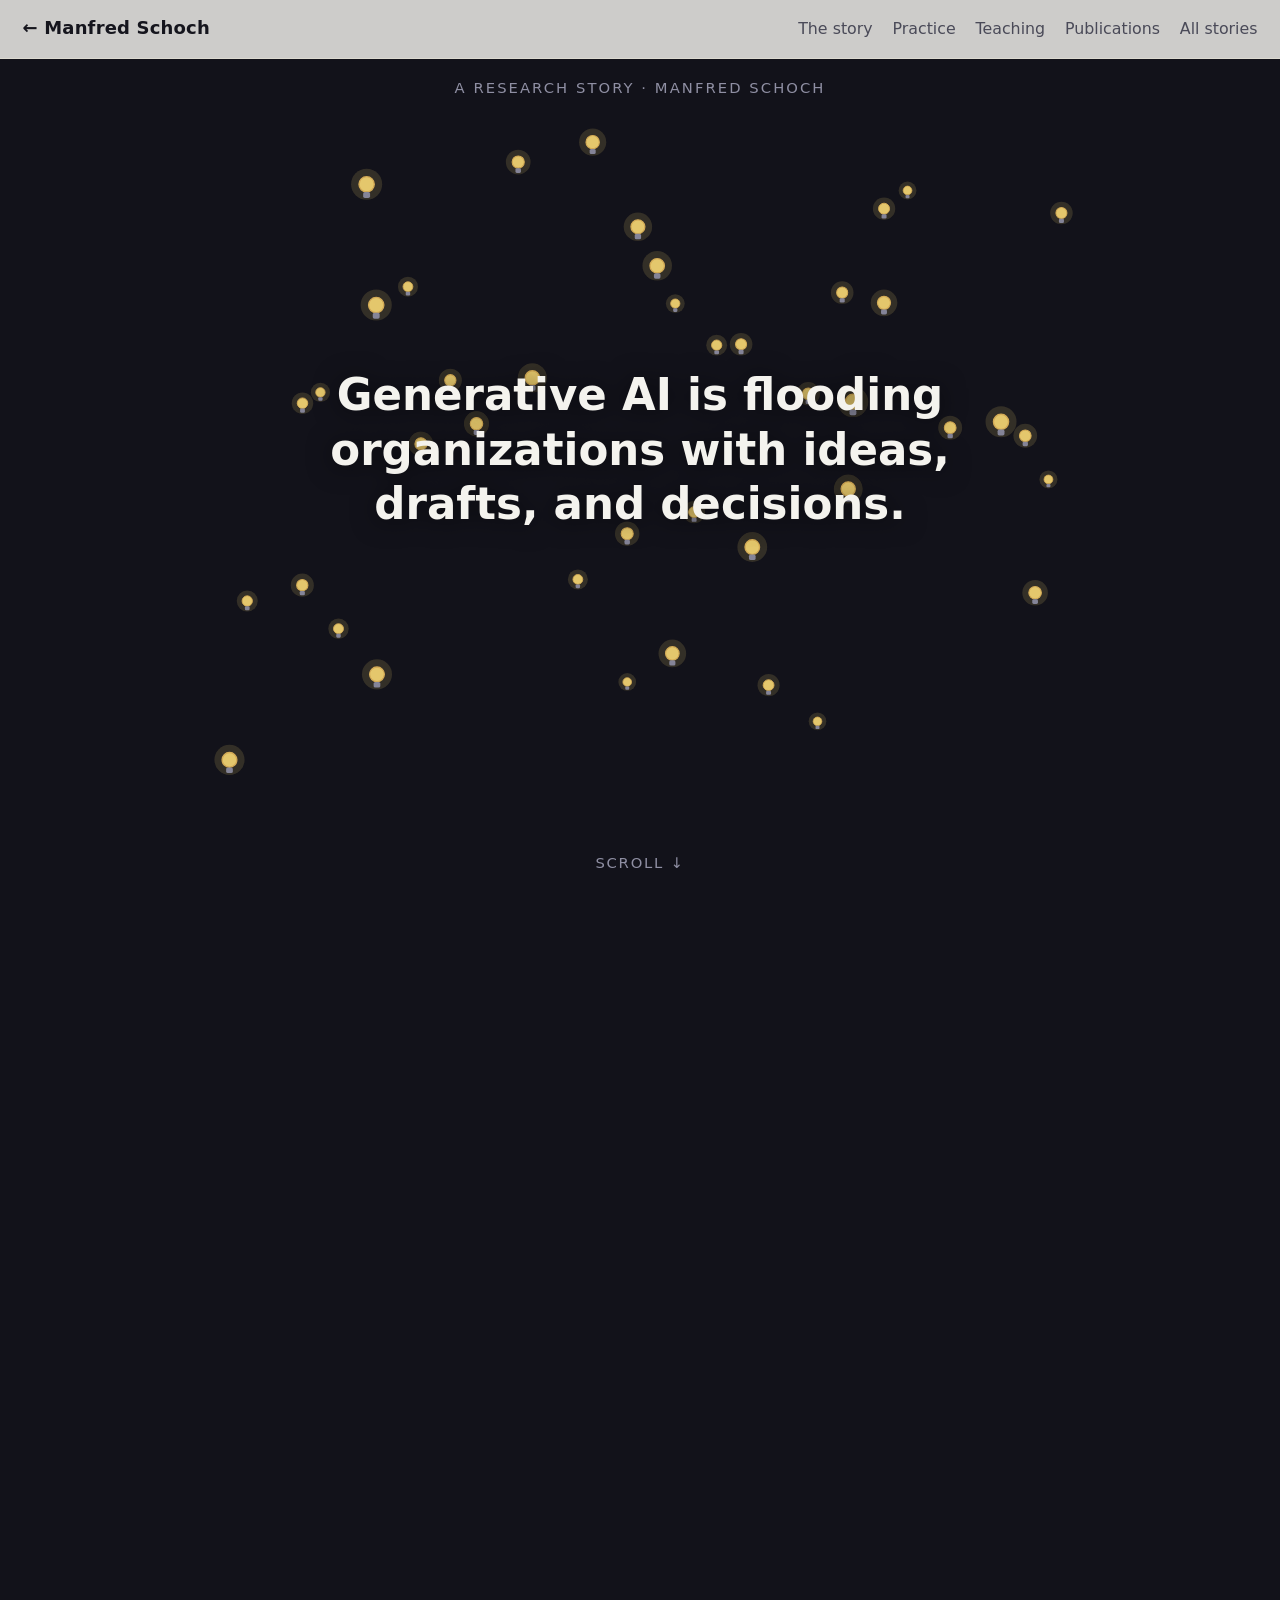
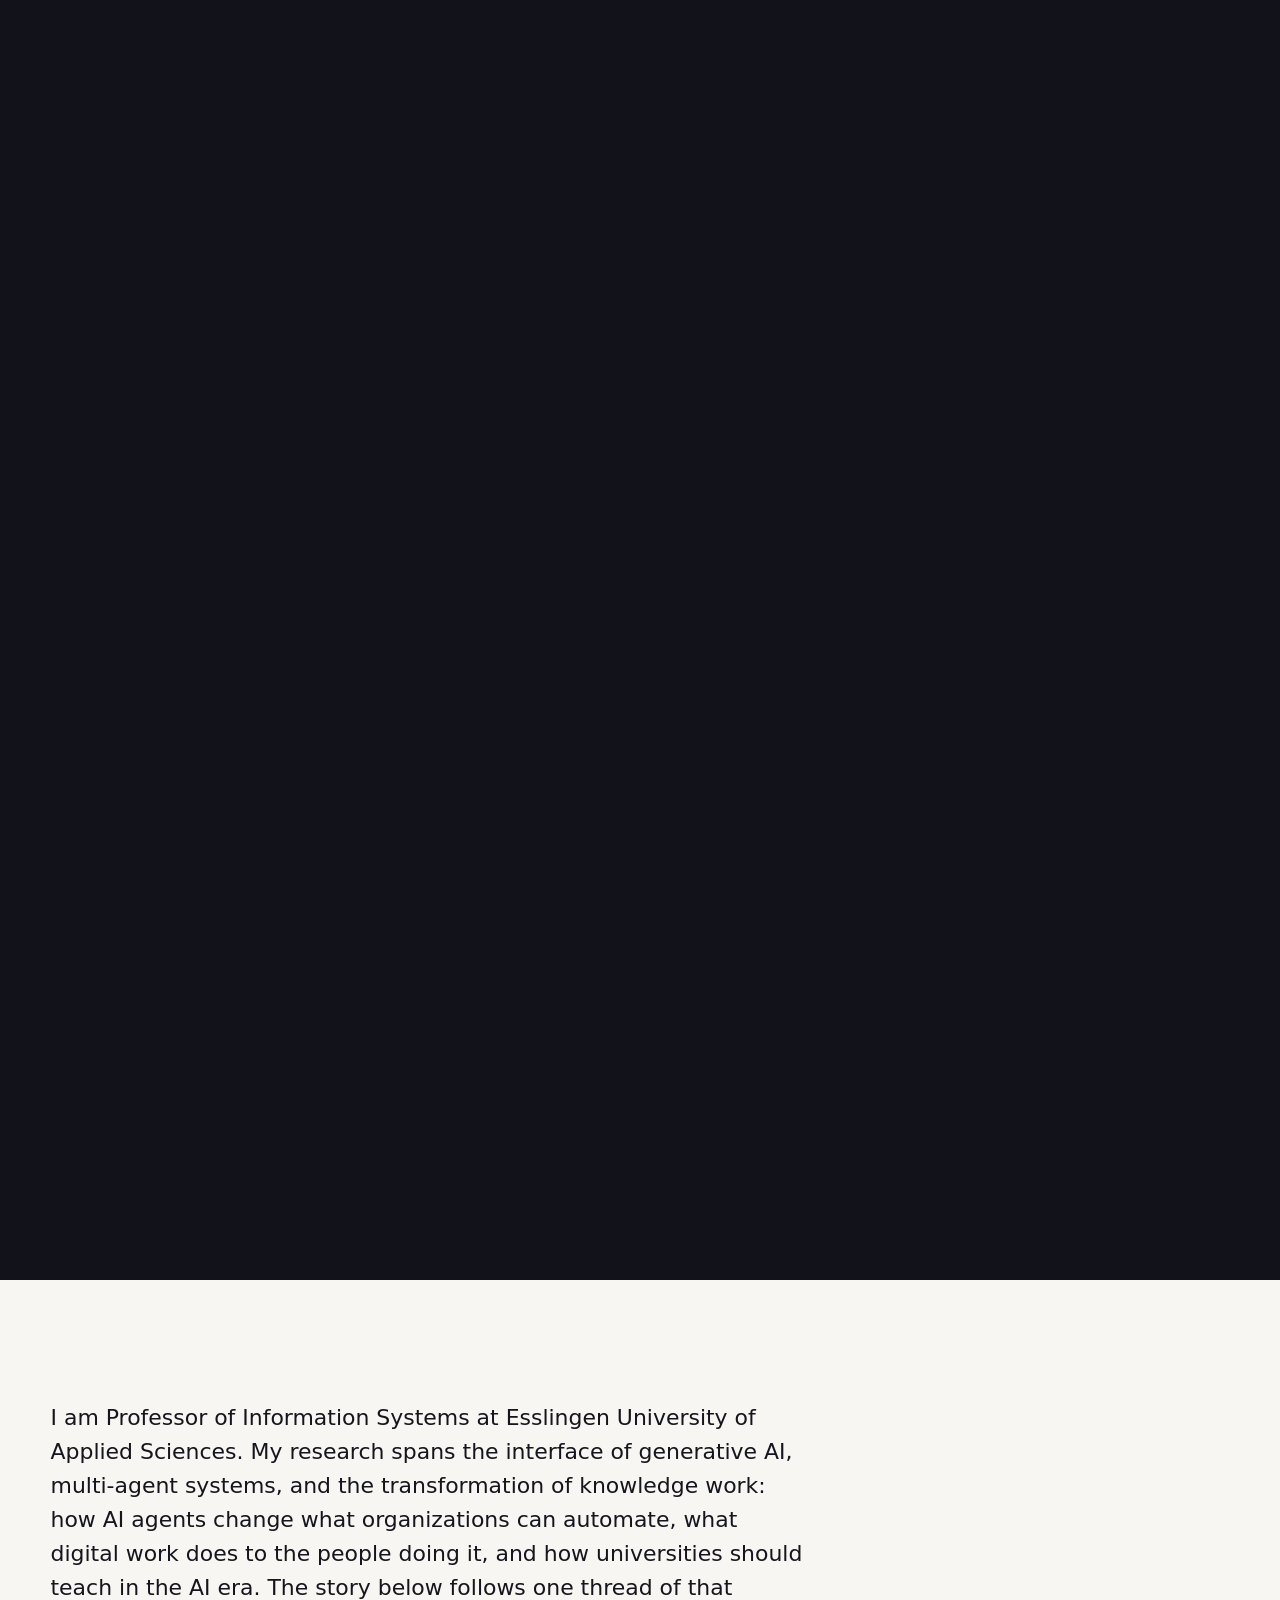
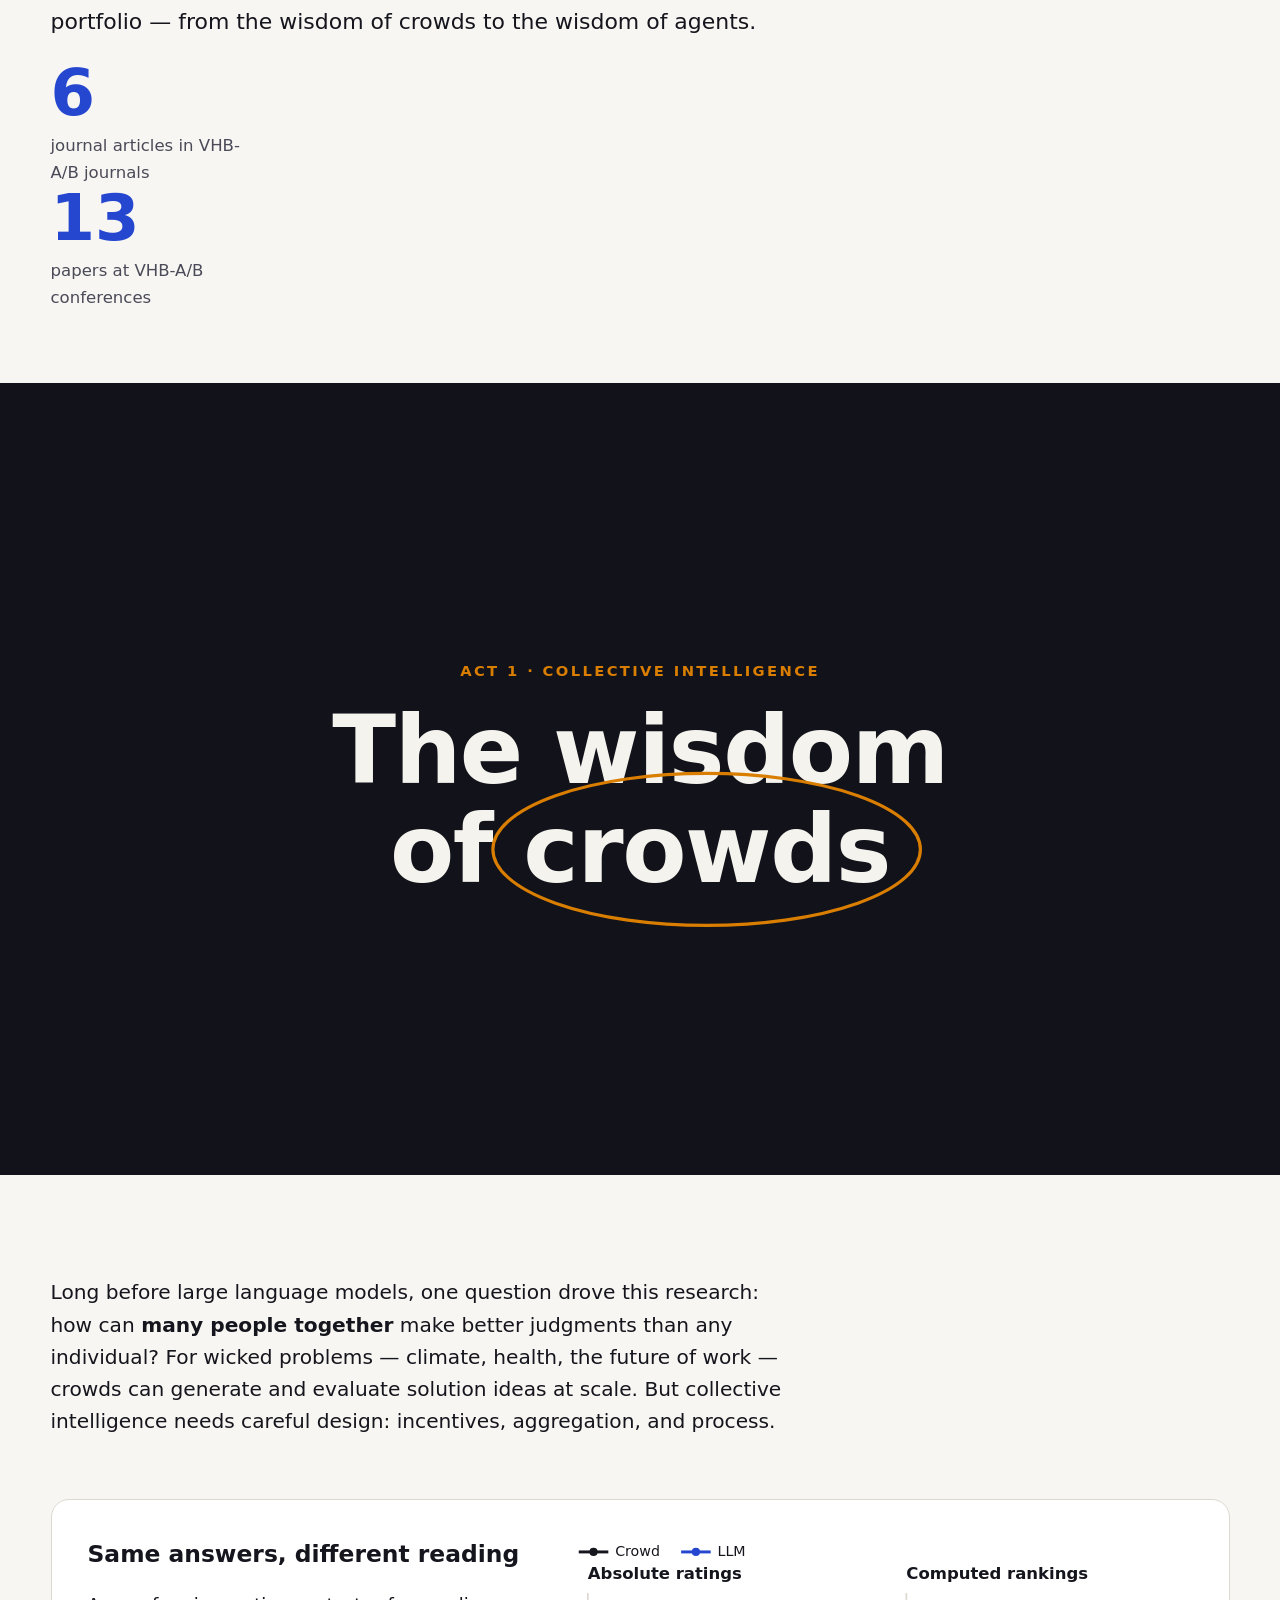
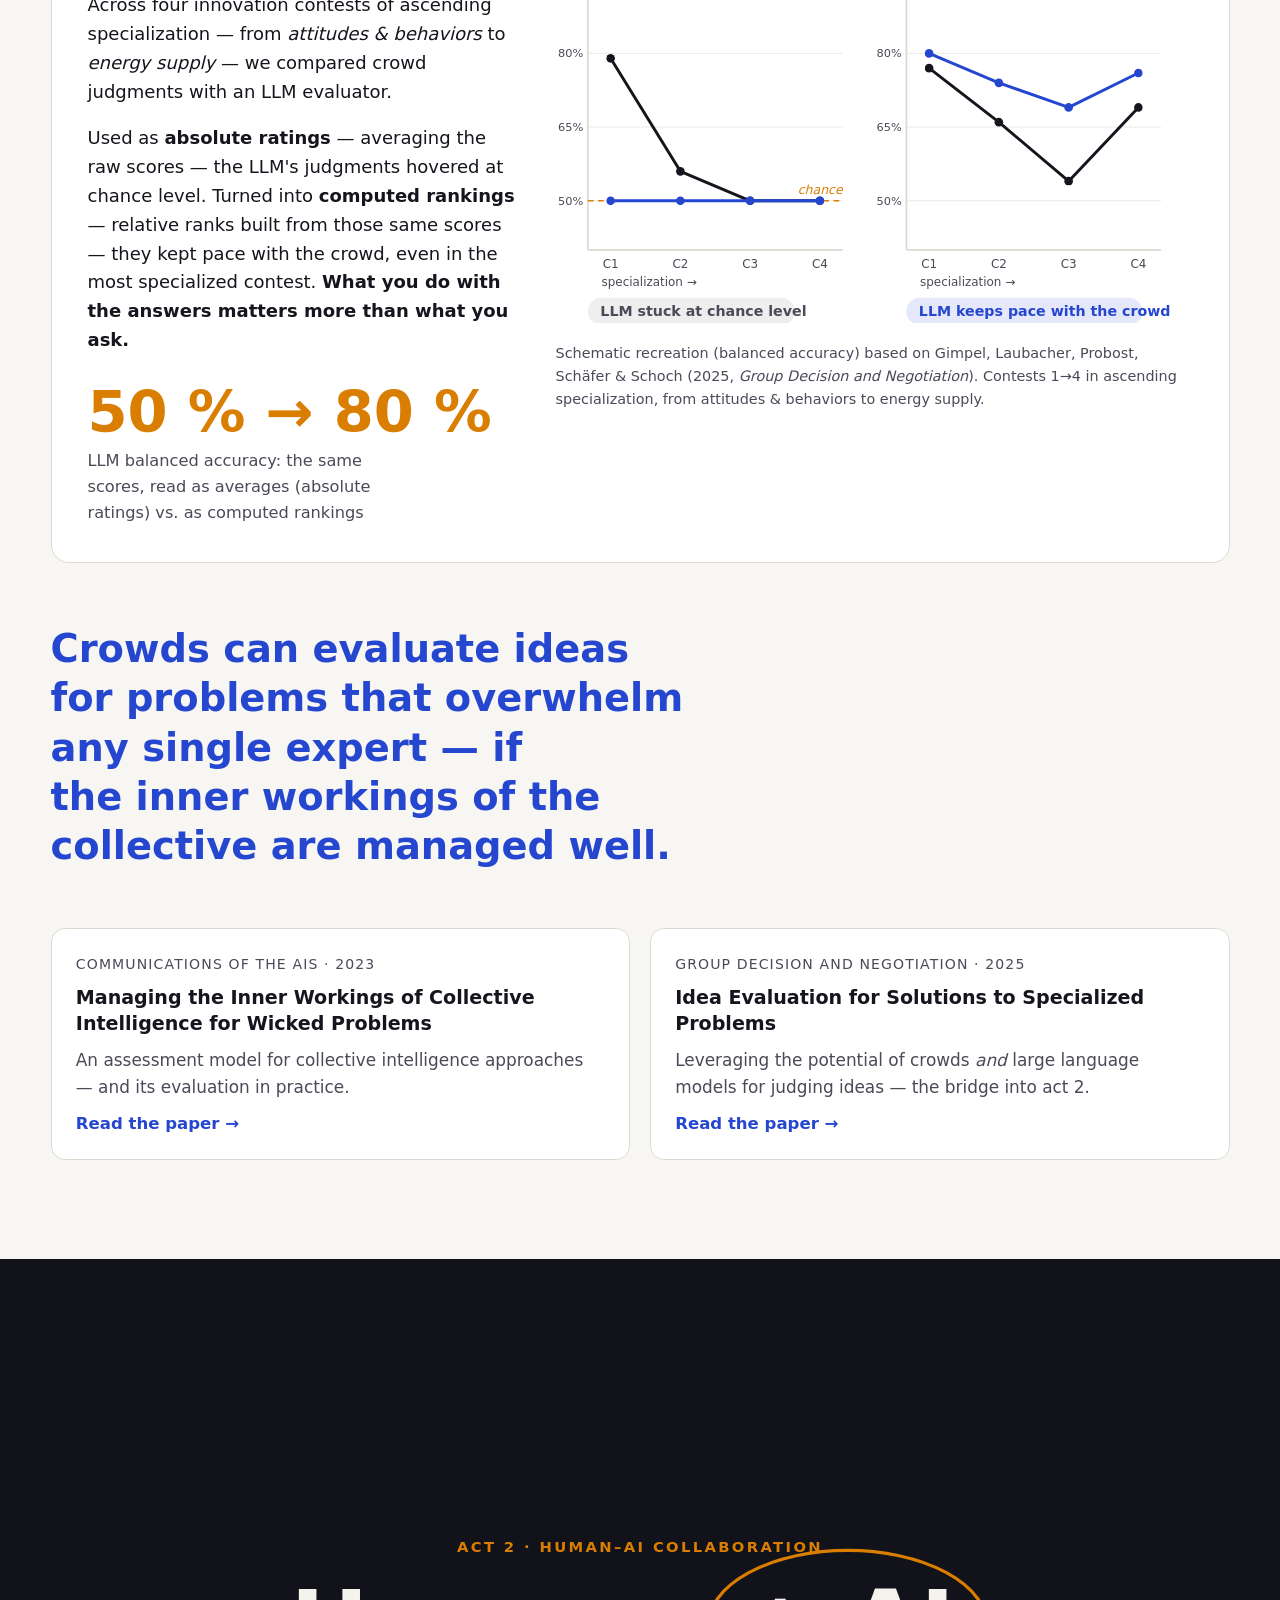
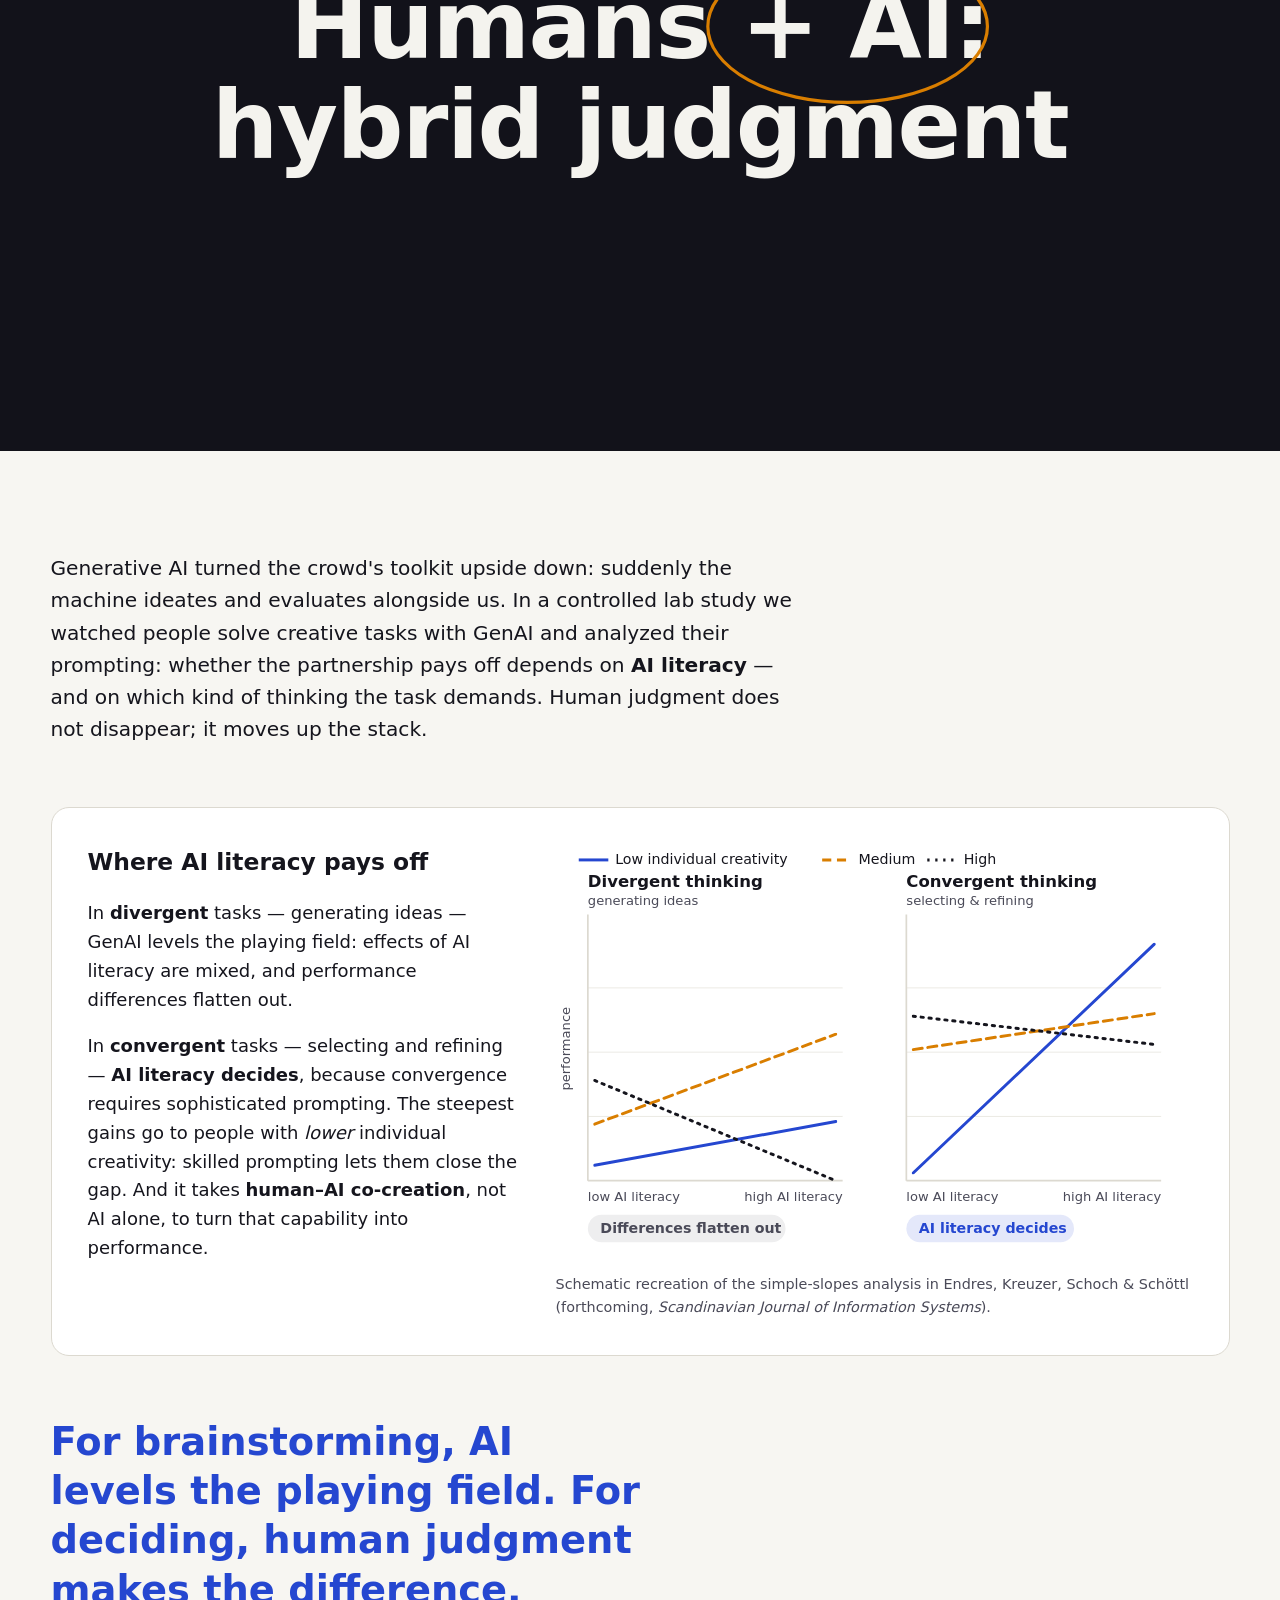
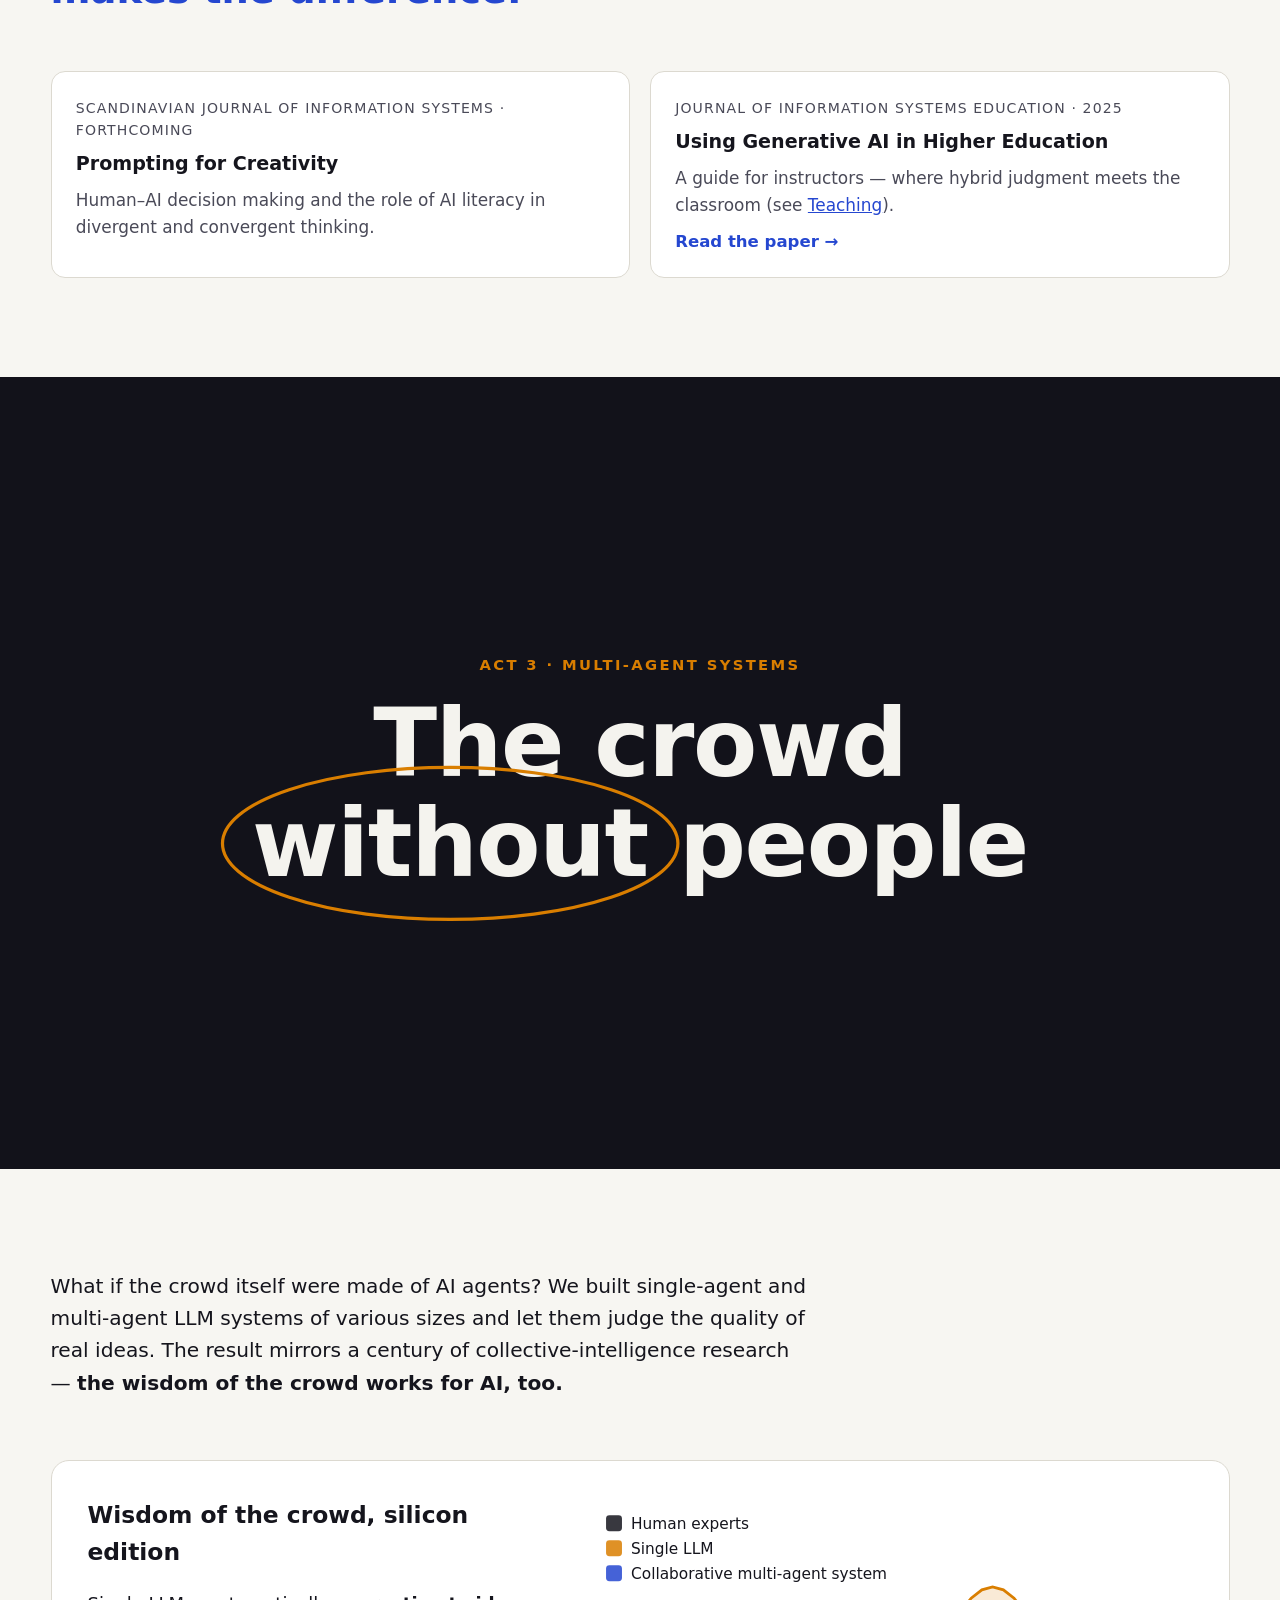
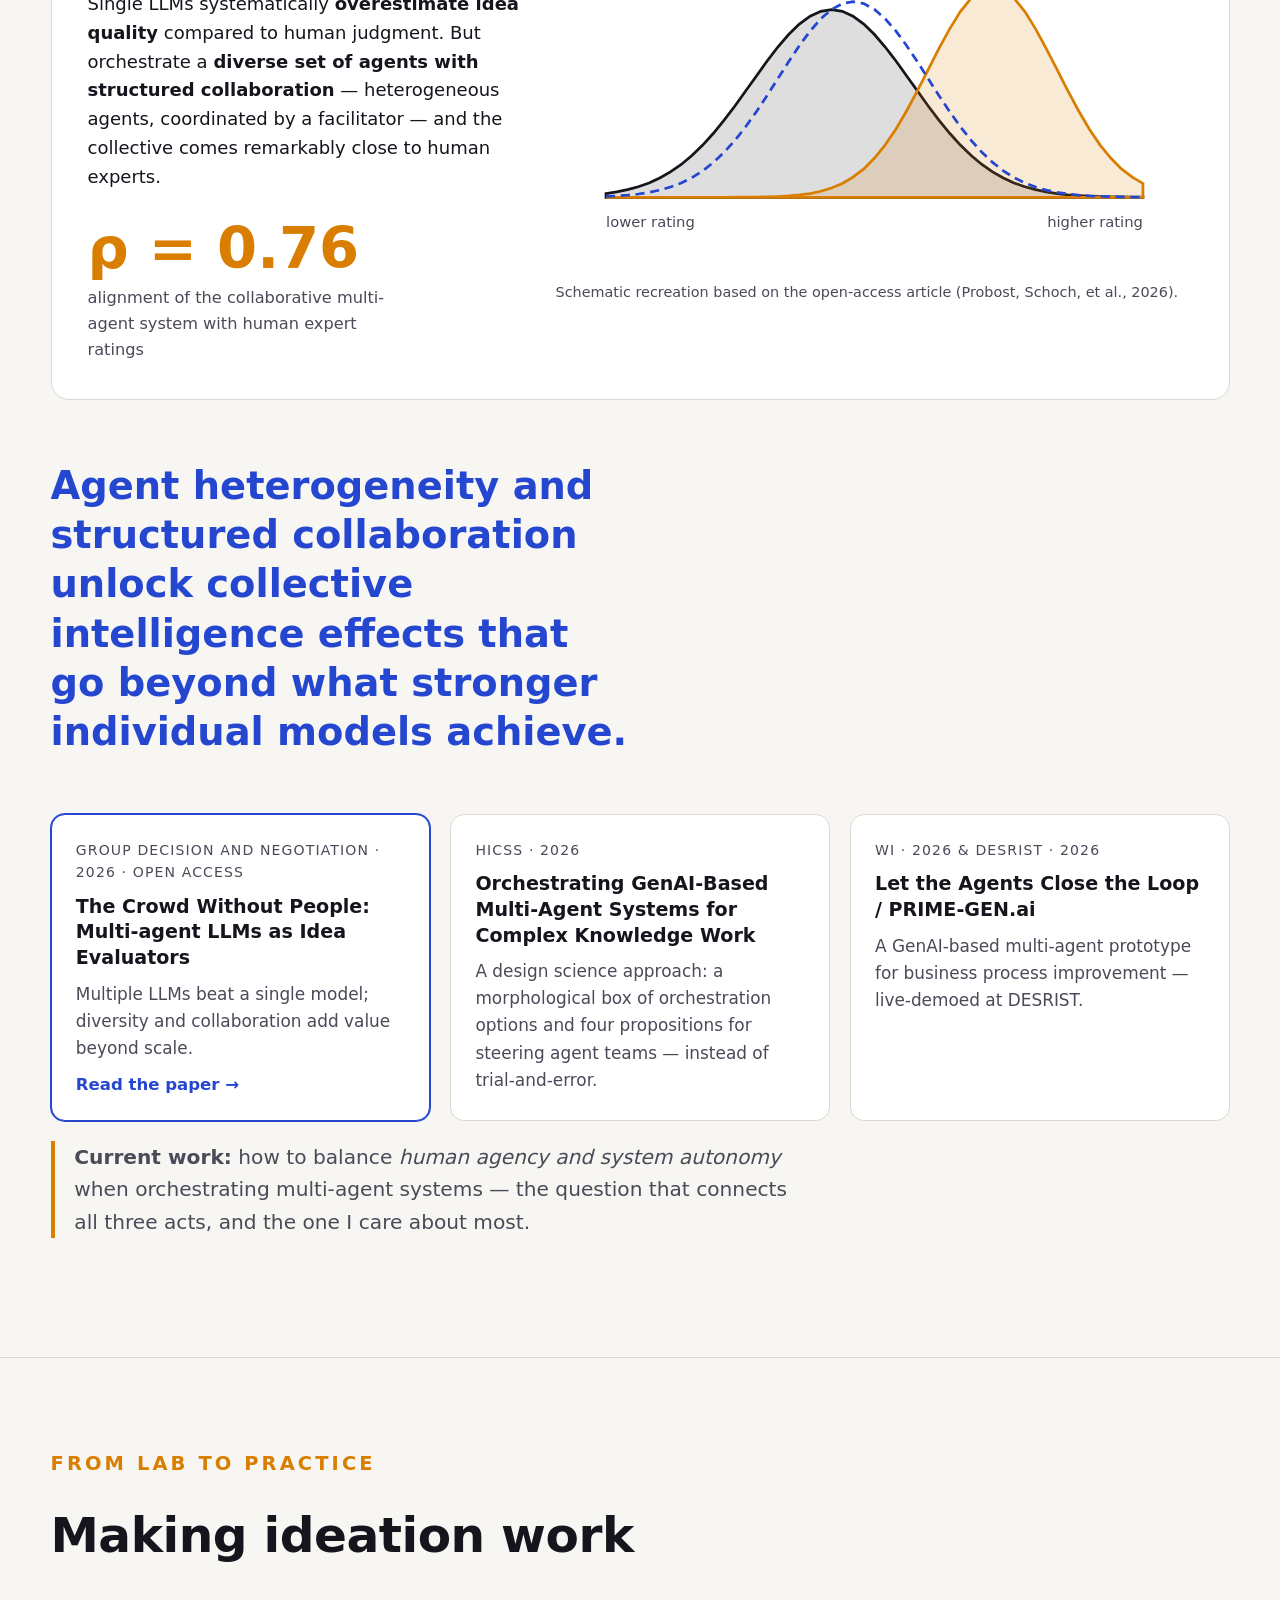
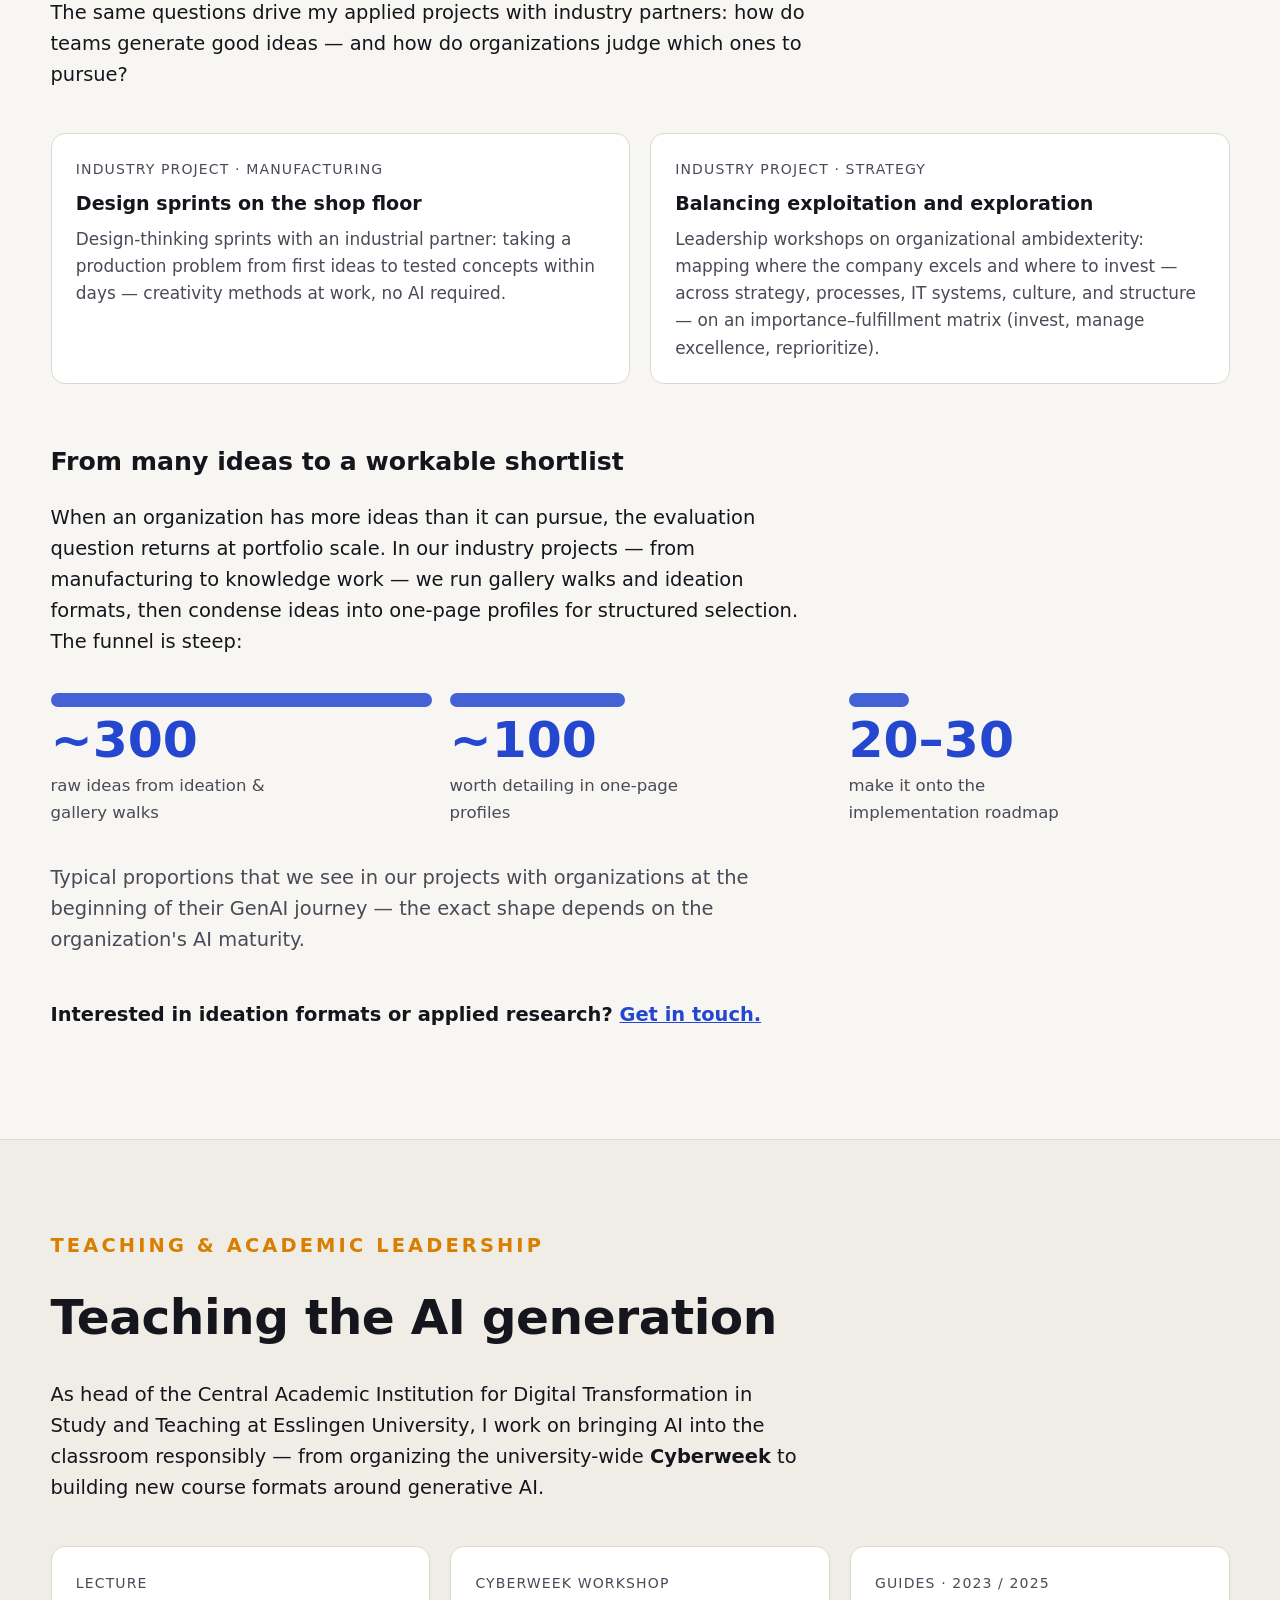
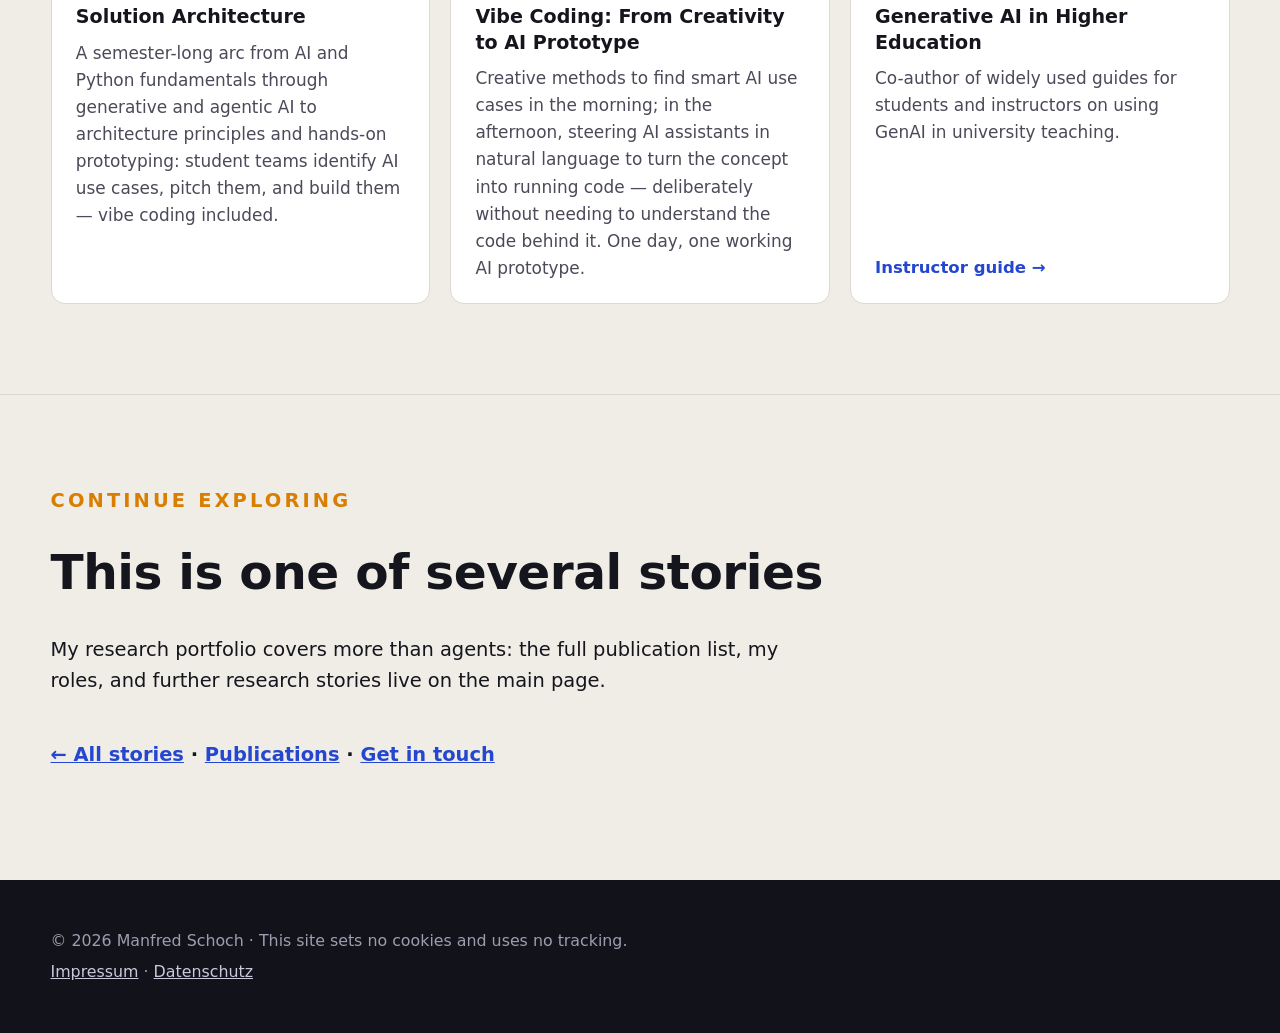
<file: stories/crowds-to-agents/index.html>
<!DOCTYPE html>
<html lang="en">
<head>
<meta charset="utf-8">
<meta name="viewport" content="width=device-width, initial-scale=1">
<title>From Crowds to Agents — Manfred Schoch</title>
<meta name="description" content="Research portfolio of Prof. Dr. Manfred Schoch: generative AI, multi-agent systems, and human agency in knowledge work.">
<meta property="og:title" content="Manfred Schoch — From Crowds to Agents">
<meta property="og:description" content="An interactive tour through a decade of research on collective intelligence, human–AI collaboration, and multi-agent systems.">
<meta property="og:type" content="website">
<meta property="og:url" content="https://manfredschoch.github.io/Scrollytelling-MS/stories/crowds-to-agents/">
<meta property="og:image" content="https://manfredschoch.github.io/Scrollytelling-MS/assets/og-image.png">
<meta property="og:image:width" content="1200">
<meta property="og:image:height" content="630">
<meta property="og:image:alt" content="From crowds to agents — a research story in three acts. Manfred Schoch, research portfolio.">
<meta name="twitter:card" content="summary_large_image">
<link rel="stylesheet" href="../../css/style.css">
</head>
<body>

<header class="site-header">
  <a class="site-header__name" href="../../">← Manfred Schoch</a>
  <nav class="site-header__nav">
    <a href="#act-1">The story</a>
    <a href="#practice">Practice</a>
    <a href="#teaching">Teaching</a>
    <a href="../../#publications">Publications</a>
    <a href="../../#stories">All stories</a>
  </nav>
</header>

<main id="top">

  <!-- ============ OPENING SCROLLYTELLING ============ -->
  <section class="scrolly" id="story" aria-label="Introduction">
    <div class="scrolly__stage">
      <svg class="scrolly__canvas" id="crowd-canvas" viewBox="0 0 800 600" role="img"
           aria-label="Animation of a crowd of dots reorganizing into a network of AI agents"></svg>
      <div class="scrolly__eyebrow">A research story · Manfred Schoch</div>
      <div class="scrolly__blurbs">
        <div class="scrolly__blurb" data-step="0">
          <p>Generative AI is flooding organizations with ideas, drafts, and decisions.</p>
        </div>
        <div class="scrolly__blurb" data-step="1">
          <p>The bottleneck is no longer <em>creating</em> — it is <em>judging</em>.</p>
        </div>
        <div class="scrolly__blurb" data-step="2">
          <p>My research asks: can we orchestrate AI agents to evaluate, decide, and collaborate — <strong>without losing human agency?</strong></p>
        </div>
      </div>
      <div class="scrolly__hint" aria-hidden="true">Scroll ↓</div>
    </div>
  </section>

  <!-- ============ INTRO / STATS ============ -->
  <section class="intro" id="research">
    <div class="wrap">
      <p class="intro__lede reveal">I am Professor of Information Systems at Esslingen University of Applied Sciences.
      My research spans the interface of generative AI, multi-agent systems, and the transformation of
      knowledge work: how AI agents change what organizations can automate, what digital work does to
      the people doing it, and how universities should teach in the AI era. The story below follows one
      thread of that portfolio — from the wisdom of crowds to the wisdom of agents.</p>
        <div class="stat"><span class="stat__num" data-count="6">0</span>
          <span class="stat__label">journal articles in VHB-A/B journals</span></div>
        <div class="stat"><span class="stat__num" data-count="13">0</span>
          <span class="stat__label">papers at VHB-A/B conferences</span></div>
      </div>
    </div>
  </section>

  <!-- ============ CHAPTER 1 ============ -->
  <section class="chapter" id="act-1">
    <div class="chapter__hero">
      <div class="chapter__hero-inner">
        <p class="chapter__eyebrow">Act 1 · Collective intelligence</p>
        <h2 class="chapter__title">The wisdom of <span class="oval">crowds</span></h2>
      </div>
    </div>
    <div class="chapter__body wrap">
      <p class="reveal">Long before large language models, one question drove this research: how can
      <strong>many people together</strong> make better judgments than any individual? For wicked problems —
      climate, health, the future of work — crowds can generate and evaluate solution ideas at scale.
      But collective intelligence needs careful design: incentives, aggregation, and process.</p>
      <div class="dataviz reveal" aria-label="Key findings from Idea Evaluation with Crowds and LLMs">
        <div class="dataviz__side">
          <h3 class="dataviz__title">Same answers, different reading</h3>
          <p>Across four innovation contests of ascending specialization — from <em>attitudes &amp;
          behaviors</em> to <em>energy supply</em> — we compared crowd judgments with an LLM evaluator.</p>
          <p>Used as <strong>absolute ratings</strong> — averaging the raw scores — the LLM's judgments
          hovered at chance level. Turned into <strong>computed rankings</strong> — relative ranks built
          from those same scores — they kept pace with the crowd, even in the most specialized contest.
          <strong>What you do with the answers matters more than what you ask.</strong></p>
          <div class="dataviz__stat">
            <span class="dataviz__num">50&nbsp;% → 80&nbsp;%</span>
            <span class="dataviz__caption">LLM balanced accuracy: the same scores, read as averages (absolute ratings) vs. as computed rankings</span>
          </div>
        </div>
        <figure class="dataviz__chart">
          <svg id="contests-chart" viewBox="0 0 560 340" role="img"
               aria-label="Two schematic line charts across four contests of ascending specialization: with absolute ratings, LLM accuracy stays flat at the 50 percent chance level while the crowd starts higher; with computed rankings, the LLM matches or exceeds the crowd at 69 to 80 percent"></svg>
          <figcaption>Schematic recreation (balanced accuracy) based on Gimpel, Laubacher, Probost, Schäfer &amp;
          Schoch (2025, <em>Group Decision and Negotiation</em>). Contests 1→4 in ascending specialization,
          from attitudes &amp; behaviors to energy supply.</figcaption>
        </figure>
      </div>
      <blockquote class="pullquote reveal">
        <p>Crowds can evaluate ideas for problems that overwhelm any single expert — if the inner workings of the collective are managed well.</p>
      </blockquote>
      <div class="cards reveal">
        <article class="card">
          <p class="card__venue">Communications of the AIS · 2023</p>
          <h3 class="card__title">Managing the Inner Workings of Collective Intelligence for Wicked Problems</h3>
          <p class="card__text">An assessment model for collective intelligence approaches — and its evaluation in practice.</p>
          <a class="card__link" href="https://doi.org/10.17705/1CAIS.05249">Read the paper →</a>
        </article>
        <article class="card">
          <p class="card__venue">Group Decision and Negotiation · 2025</p>
          <h3 class="card__title">Idea Evaluation for Solutions to Specialized Problems</h3>
          <p class="card__text">Leveraging the potential of crowds <em>and</em> large language models for judging ideas — the bridge into act 2.</p>
          <a class="card__link" href="https://doi.org/10.1007/s10726-025-09935-y">Read the paper →</a>
        </article>
      </div>
    </div>
  </section>

  <!-- ============ CHAPTER 2 ============ -->
  <section class="chapter" id="act-2">
    <div class="chapter__hero">
      <div class="chapter__hero-inner">
        <p class="chapter__eyebrow">Act 2 · Human–AI collaboration</p>
        <h2 class="chapter__title">Humans <span class="oval">+&nbsp;AI</span>: hybrid judgment</h2>
      </div>
    </div>
    <div class="chapter__body wrap">
      <p class="reveal">Generative AI turned the crowd's toolkit upside down: suddenly the machine ideates and
      evaluates alongside us. In a controlled lab study we watched people solve creative tasks with GenAI
      and analyzed their prompting: whether the partnership pays off depends on <strong>AI literacy</strong> —
      and on which kind of thinking the task demands. Human judgment does not disappear; it moves up the stack.</p>
      <div class="dataviz reveal" aria-label="Key findings from Prompting for Creativity">
        <div class="dataviz__side">
          <h3 class="dataviz__title">Where AI literacy pays off</h3>
          <p>In <strong>divergent</strong> tasks — generating ideas — GenAI levels the playing field:
          effects of AI literacy are mixed, and performance differences flatten out.</p>
          <p>In <strong>convergent</strong> tasks — selecting and refining — <strong>AI literacy decides</strong>,
          because convergence requires sophisticated prompting. The steepest gains go to people with
          <em>lower</em> individual creativity: skilled prompting lets them close the gap. And it takes
          <strong>human–AI co-creation</strong>, not AI alone, to turn that capability into performance.</p>
        </div>
        <figure class="dataviz__chart">
          <svg id="slopes-chart" viewBox="0 0 560 360" role="img"
               aria-label="Two schematic line charts: for divergent thinking, performance lines by individual creativity cross with no consistent effect of AI literacy; for convergent thinking, performance rises steeply with AI literacy for people with low individual creativity"></svg>
          <figcaption>Schematic recreation of the simple-slopes analysis in Endres, Kreuzer, Schoch &amp;
          Schöttl (forthcoming, <em>Scandinavian Journal of Information Systems</em>).</figcaption>
        </figure>
      </div>
      <blockquote class="pullquote reveal">
        <p>For brainstorming, AI levels the playing field. For deciding, human judgment makes the difference.</p>
      </blockquote>
      <div class="cards reveal">
        <article class="card">
          <p class="card__venue">Scandinavian Journal of Information Systems · forthcoming</p>
          <h3 class="card__title">Prompting for Creativity</h3>
          <p class="card__text">Human–AI decision making and the role of AI literacy in divergent and convergent thinking.</p>
        </article>
        <article class="card">
          <p class="card__venue">Journal of Information Systems Education · 2025</p>
          <h3 class="card__title">Using Generative AI in Higher Education</h3>
          <p class="card__text">A guide for instructors — where hybrid judgment meets the classroom (see <a href="#teaching">Teaching</a>).</p>
          <a class="card__link" href="https://doi.org/10.62273/QLLG7172">Read the paper →</a>
        </article>
      </div>
    </div>
  </section>

  <!-- ============ CHAPTER 3 (FLAGSHIP) ============ -->
  <section class="chapter chapter--flagship" id="act-3">
    <div class="chapter__hero">
      <div class="chapter__hero-inner">
        <p class="chapter__eyebrow">Act 3 · Multi-agent systems</p>
        <h2 class="chapter__title">The crowd <span class="oval">without</span> people</h2>
      </div>
    </div>
    <div class="chapter__body wrap">
      <p class="reveal">What if the crowd itself were made of AI agents? We built single-agent and multi-agent
      LLM systems of various sizes and let them judge the quality of real ideas. The result mirrors a century
      of collective-intelligence research — <strong>the wisdom of the crowd works for AI, too.</strong></p>

      <div class="dataviz reveal" aria-label="Key findings from The Crowd Without People">
        <div class="dataviz__side">
          <h3 class="dataviz__title">Wisdom of the crowd, silicon edition</h3>
          <p>Single LLMs systematically <strong>overestimate idea quality</strong> compared to human judgment.
          But orchestrate a <strong>diverse set of agents with structured collaboration</strong> — heterogeneous
          agents, coordinated by a facilitator — and the collective comes remarkably close to human experts.</p>
          <div class="dataviz__stat">
            <span class="dataviz__num" id="rho">ρ = 0.76</span>
            <span class="dataviz__caption">alignment of the collaborative multi-agent system with human expert ratings</span>
          </div>
        </div>
        <figure class="dataviz__chart">
          <svg id="density-chart" viewBox="0 0 560 320" role="img"
               aria-label="Schematic chart: rating distribution of a single LLM is shifted toward higher scores than human ratings; a collaborative multi-agent system aligns closely with human judgment"></svg>
          <figcaption>Schematic recreation based on the open-access article (Probost, Schoch, et&nbsp;al., 2026).</figcaption>
        </figure>
      </div>

      <blockquote class="pullquote reveal">
        <p>Agent heterogeneity and structured collaboration unlock collective intelligence effects that go beyond what stronger individual models achieve.</p>
      </blockquote>

      <div class="cards cards--three reveal">
        <article class="card card--highlight">
          <p class="card__venue">Group Decision and Negotiation · 2026 · Open Access</p>
          <h3 class="card__title">The Crowd Without People: Multi-agent LLMs as Idea Evaluators</h3>
          <p class="card__text">Multiple LLMs beat a single model; diversity and collaboration add value beyond scale.</p>
          <a class="card__link" href="https://doi.org/10.1007/s10726-026-09993-w">Read the paper →</a>
        </article>
        <article class="card">
          <p class="card__venue">HICSS · 2026</p>
          <h3 class="card__title">Orchestrating GenAI-Based Multi-Agent Systems for Complex Knowledge Work</h3>
          <p class="card__text">A design science approach: a morphological box of orchestration options and four propositions for steering agent teams — instead of trial-and-error.</p>
        </article>
        <article class="card">
          <p class="card__venue">WI · 2026 &amp; DESRIST · 2026</p>
          <h3 class="card__title">Let the Agents Close the Loop / PRIME-GEN.ai</h3>
          <p class="card__text">A GenAI-based multi-agent prototype for business process improvement — live-demoed at DESRIST.</p>
        </article>
      </div>

      <p class="chapter__outlook reveal"><strong>Current work:</strong> how to balance
      <em>human agency and system autonomy</em> when orchestrating multi-agent systems — the question that
      connects all three acts, and the one I care about most.</p>
    </div>
  </section>

  <!-- ============ PRACTICE ============ -->
  <section class="band" id="practice">
    <div class="wrap">
      <p class="band__eyebrow reveal">From lab to practice</p>
      <h2 class="band__title reveal">Making ideation work</h2>
      <p class="reveal">The same questions drive my applied projects with industry partners: how do teams
      generate good ideas — and how do organizations judge which ones to pursue?</p>
      <div class="cards reveal">
        <article class="card">
          <p class="card__venue">Industry project · Manufacturing</p>
          <h3 class="card__title">Design sprints on the shop floor</h3>
          <p class="card__text">Design-thinking sprints with an industrial partner: taking a production
          problem from first ideas to tested concepts within days — creativity methods at work, no AI
          required.</p>
        </article>
        <article class="card">
          <p class="card__venue">Industry project · Strategy</p>
          <h3 class="card__title">Balancing exploitation and exploration</h3>
          <p class="card__text">Leadership workshops on organizational ambidexterity: mapping where the
          company excels and where to invest — across strategy, processes, IT systems, culture, and
          structure — on an importance–fulfillment matrix (invest, manage excellence, reprioritize).</p>
        </article>
      </div>

      <h3 class="band__subtitle reveal">From many ideas to a workable shortlist</h3>
      <p class="reveal">When an organization has more ideas than it can pursue, the evaluation question
      returns at portfolio scale. In our industry projects — from manufacturing to knowledge work — we
      run gallery walks and ideation formats, then condense ideas into one-page profiles for structured
      selection. The funnel is steep:</p>
      <div class="funnel reveal" aria-label="Use case funnel: from about 300 raw ideas to about 100 worth detailing to 20 to 30 implemented">
        <div class="funnel__stage">
          <div class="funnel__bar" style="--w: 100%"></div>
          <span class="funnel__num">~300</span>
          <span class="funnel__label">raw ideas from ideation &amp; gallery walks</span>
        </div>
        <div class="funnel__stage">
          <div class="funnel__bar" style="--w: 46%"></div>
          <span class="funnel__num">~100</span>
          <span class="funnel__label">worth detailing in one-page profiles</span>
        </div>
        <div class="funnel__stage">
          <div class="funnel__bar" style="--w: 16%"></div>
          <span class="funnel__num">20–30</span>
          <span class="funnel__label">make it onto the implementation roadmap</span>
        </div>
      </div>
      <p class="band__note reveal">Typical proportions that we see in our projects with organizations at
      the beginning of their GenAI journey — the exact shape depends on the organization's AI maturity.</p>
      <p class="band__cta reveal">Interested in ideation formats or applied research?
        <a href="../../#about">Get in touch.</a></p>
    </div>
  </section>

  <!-- ============ TEACHING ============ -->
  <section class="band band--alt" id="teaching">
    <div class="wrap">
      <p class="band__eyebrow reveal">Teaching &amp; academic leadership</p>
      <h2 class="band__title reveal">Teaching the AI generation</h2>
      <p class="reveal">As head of the Central Academic Institution for Digital Transformation in Study and
      Teaching at Esslingen University, I work on bringing AI into the classroom responsibly — from
      organizing the university-wide <strong>Cyberweek</strong> to building new course formats around
      generative AI.</p>
      <div class="cards cards--three reveal">
        <article class="card">
          <p class="card__venue">Lecture</p>
          <h3 class="card__title">Solution Architecture</h3>
          <p class="card__text">A semester-long arc from AI and Python fundamentals through generative and
          agentic AI to architecture principles and hands-on prototyping: student teams identify AI use
          cases, pitch them, and build them — vibe coding included.</p>
        </article>
        <article class="card">
          <p class="card__venue">Cyberweek workshop</p>
          <h3 class="card__title">Vibe Coding: From Creativity to AI Prototype</h3>
          <p class="card__text">Creative methods to find smart AI use cases in the morning; in the
          afternoon, steering AI assistants in natural language to turn the concept into running
          code — deliberately without needing to understand the code behind it. One day, one working
          AI prototype.</p>
        </article>
        <article class="card">
          <p class="card__venue">Guides · 2023 / 2025</p>
          <h3 class="card__title">Generative AI in Higher Education</h3>
          <p class="card__text">Co-author of widely used guides for students and instructors on using GenAI in university teaching.</p>
          <a class="card__link" href="https://doi.org/10.62273/QLLG7172">Instructor guide →</a>
        </article>
      </div>
    </div>
  </section>

  <!-- ============ CONTINUE ============ -->
  <section class="band band--alt" id="continue">
    <div class="wrap">
      <p class="band__eyebrow reveal">Continue exploring</p>
      <h2 class="band__title reveal">This is one of several stories</h2>
      <p class="reveal">My research portfolio covers more than agents: the full publication list, my roles,
      and further research stories live on the main page.</p>
      <p class="band__cta reveal"><a href="../../#stories">← All stories</a> ·
        <a href="../../#publications">Publications</a> ·
        <a href="../../#about">Get in touch</a></p>
    </div>
  </section>

</main>

<footer class="site-footer">
  <div class="wrap">
    <p>© <span id="year">2026</span> Manfred Schoch · This site sets no cookies and uses no tracking.</p>
    <p><a href="../../impressum.html">Impressum</a> · <a href="../../datenschutz.html">Datenschutz</a></p>
  </div>
</footer>

<script src="../../js/shared.js"></script>
<script src="../../js/story-crowds.js"></script>
</body>
</html>
</file>
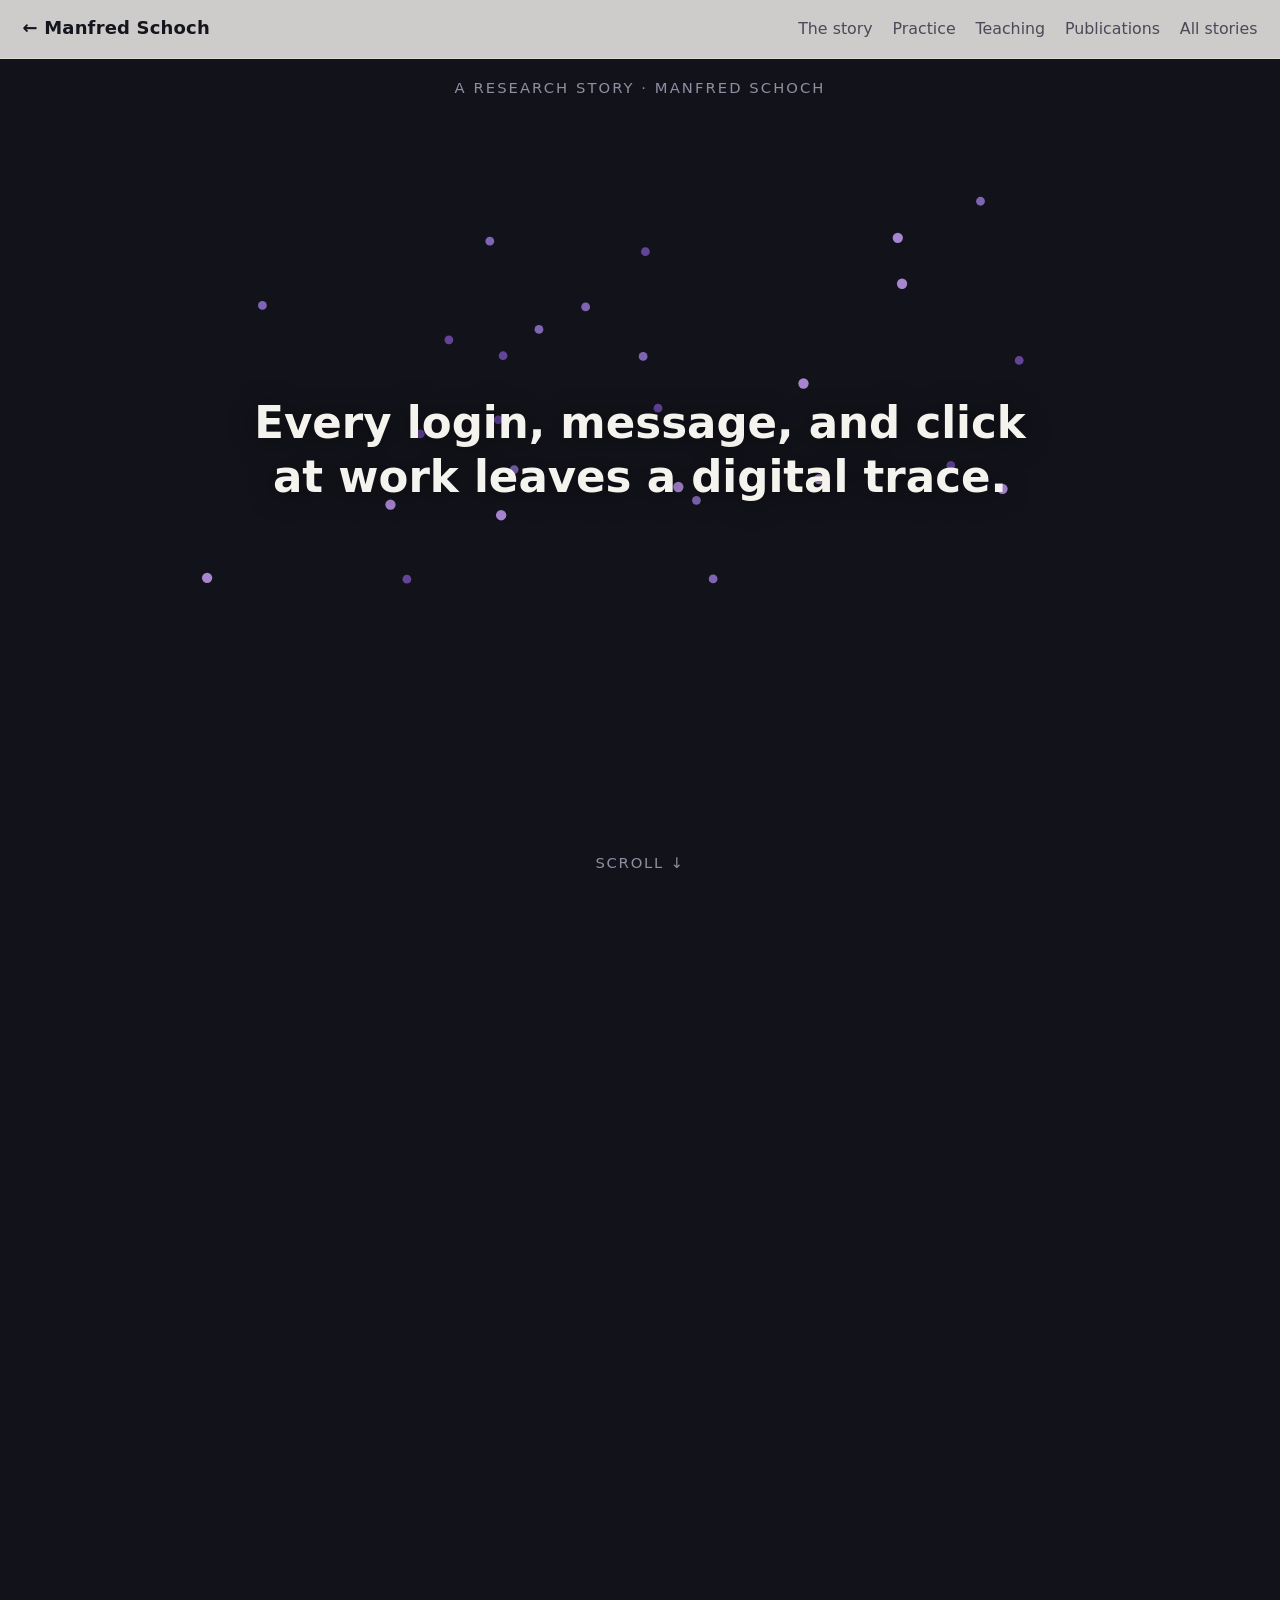
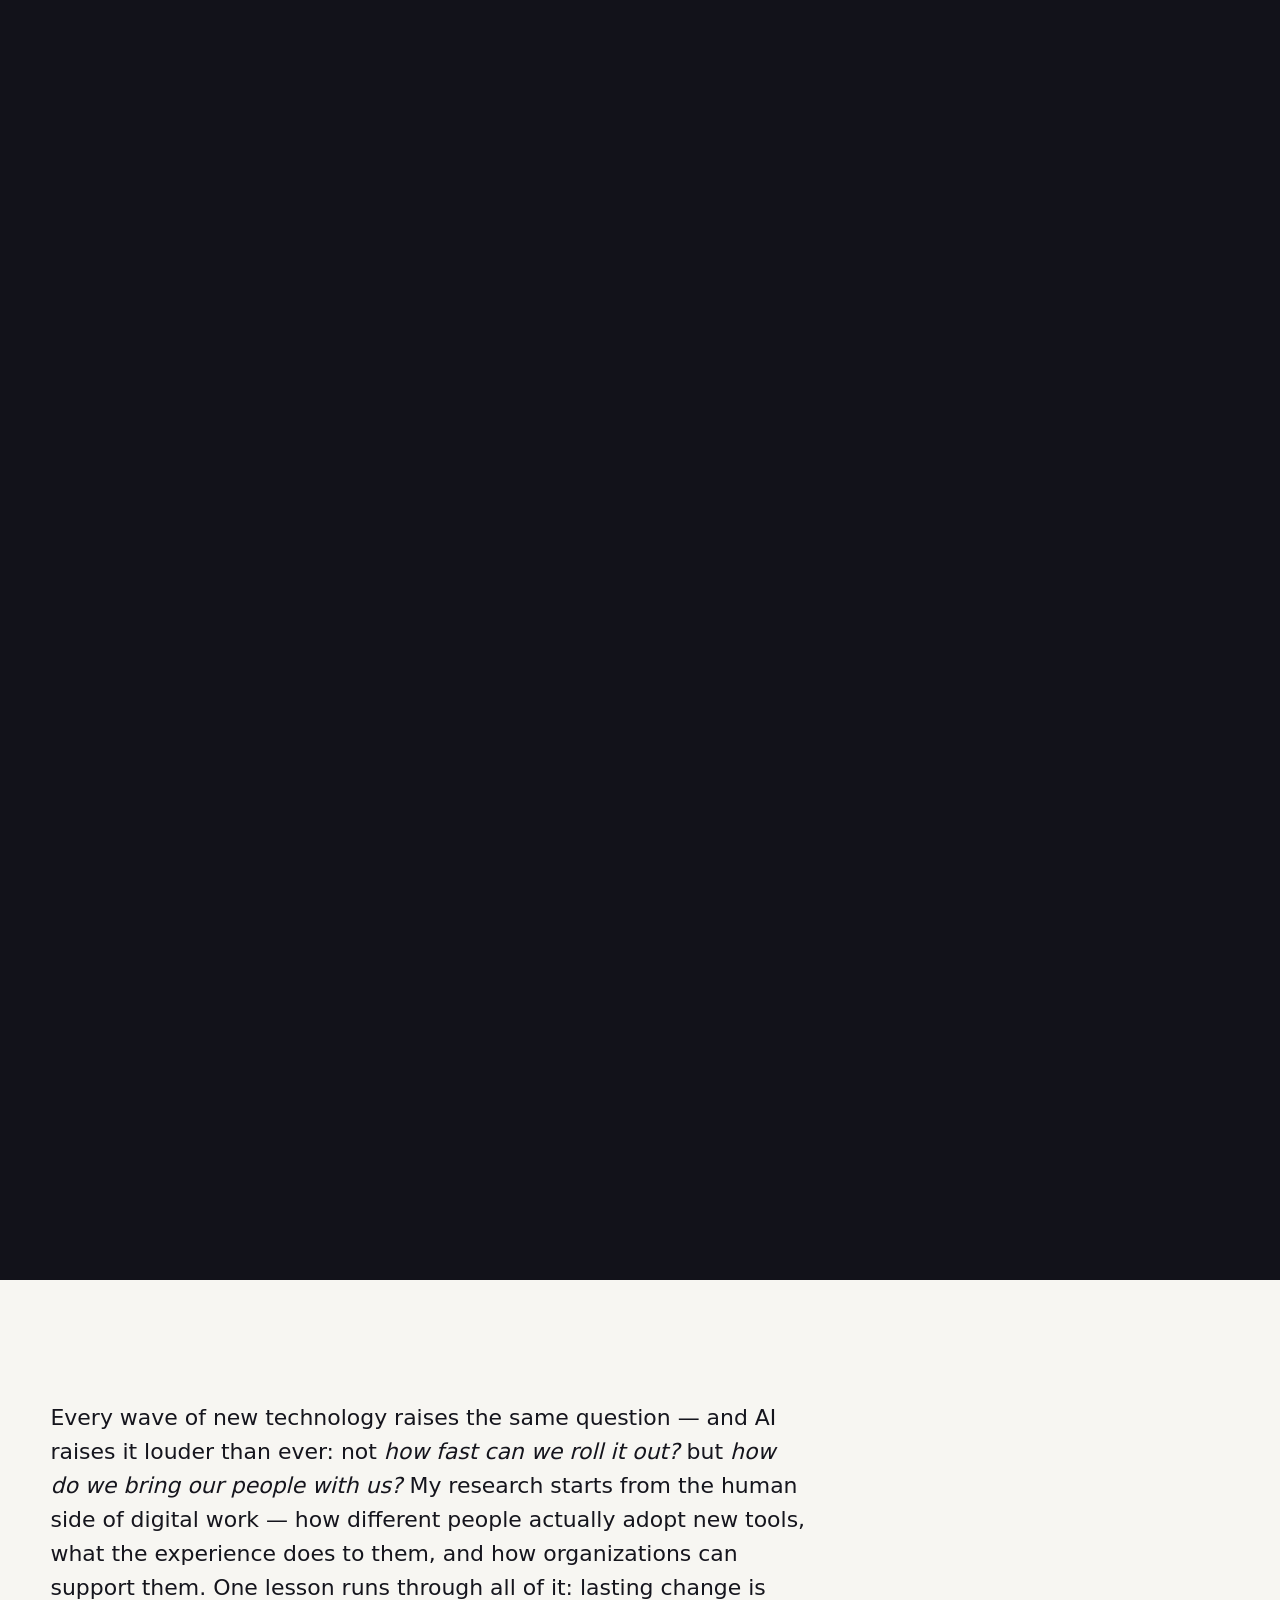
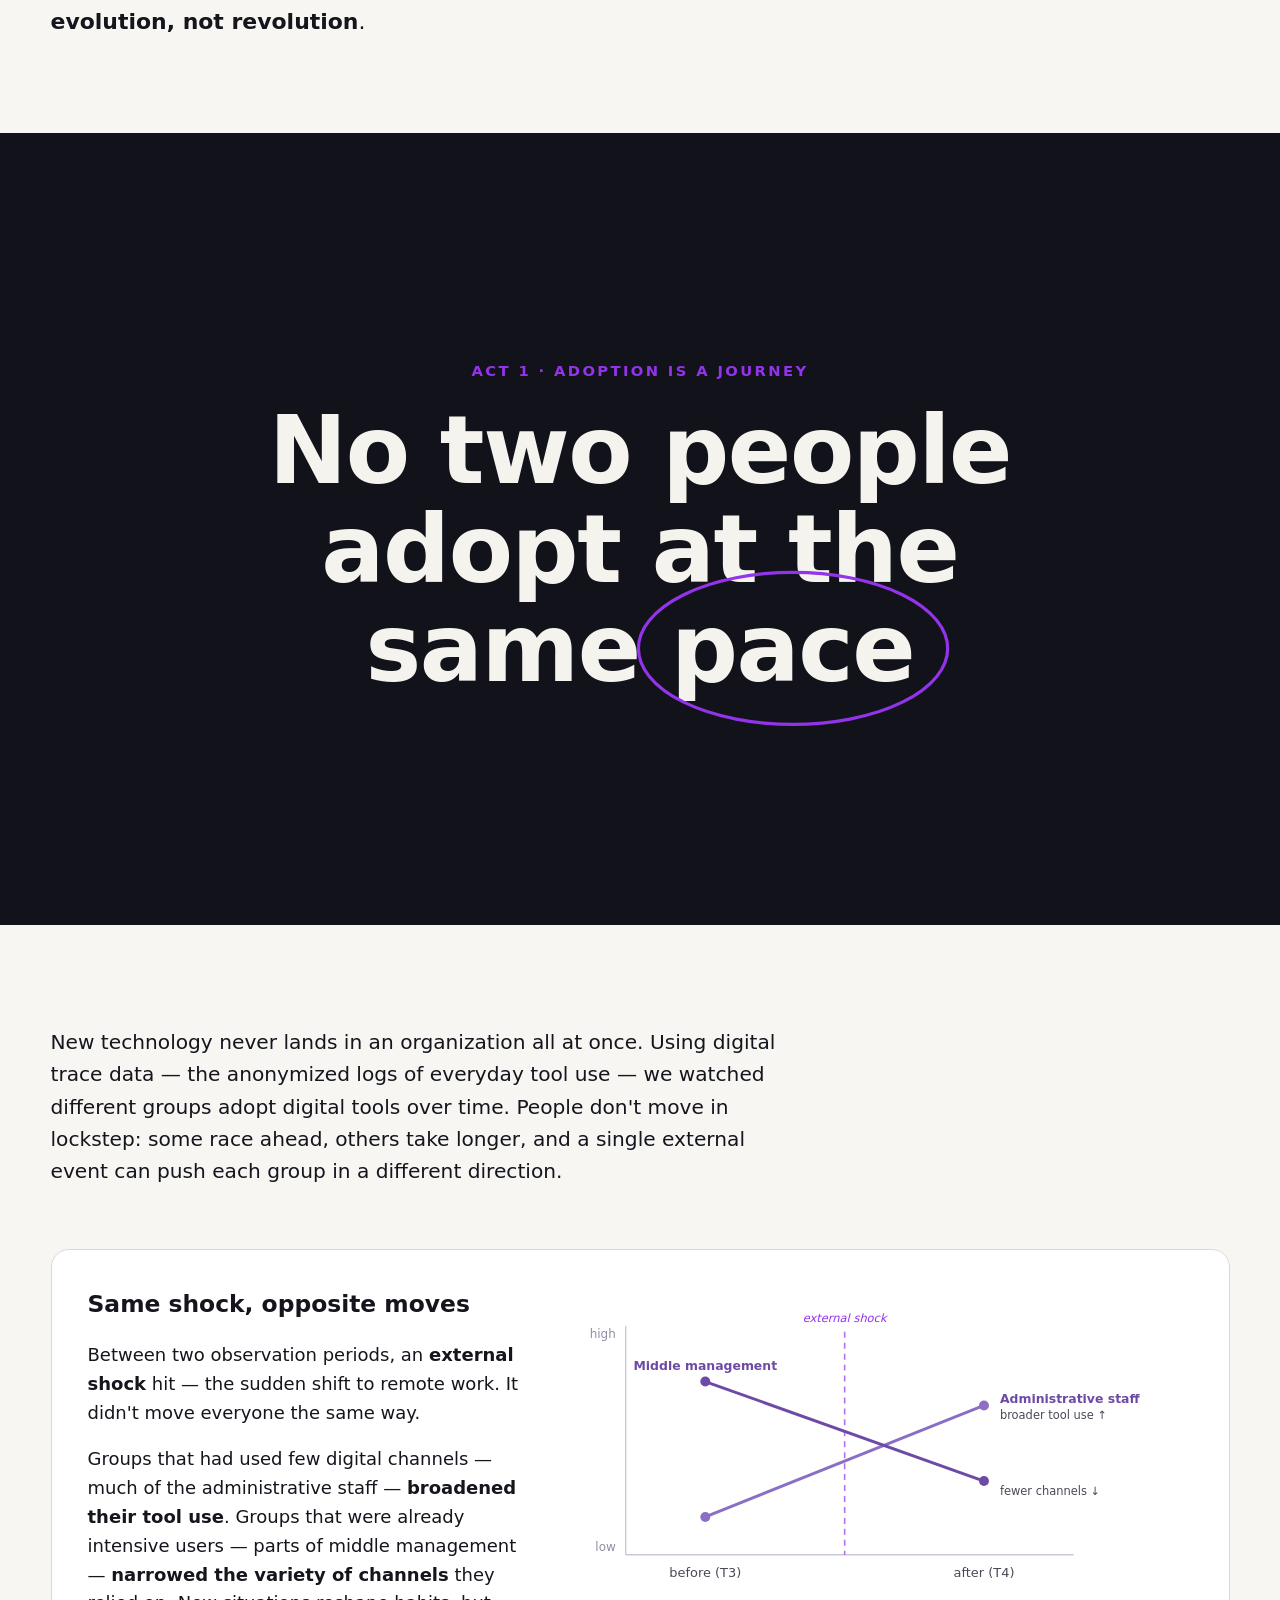
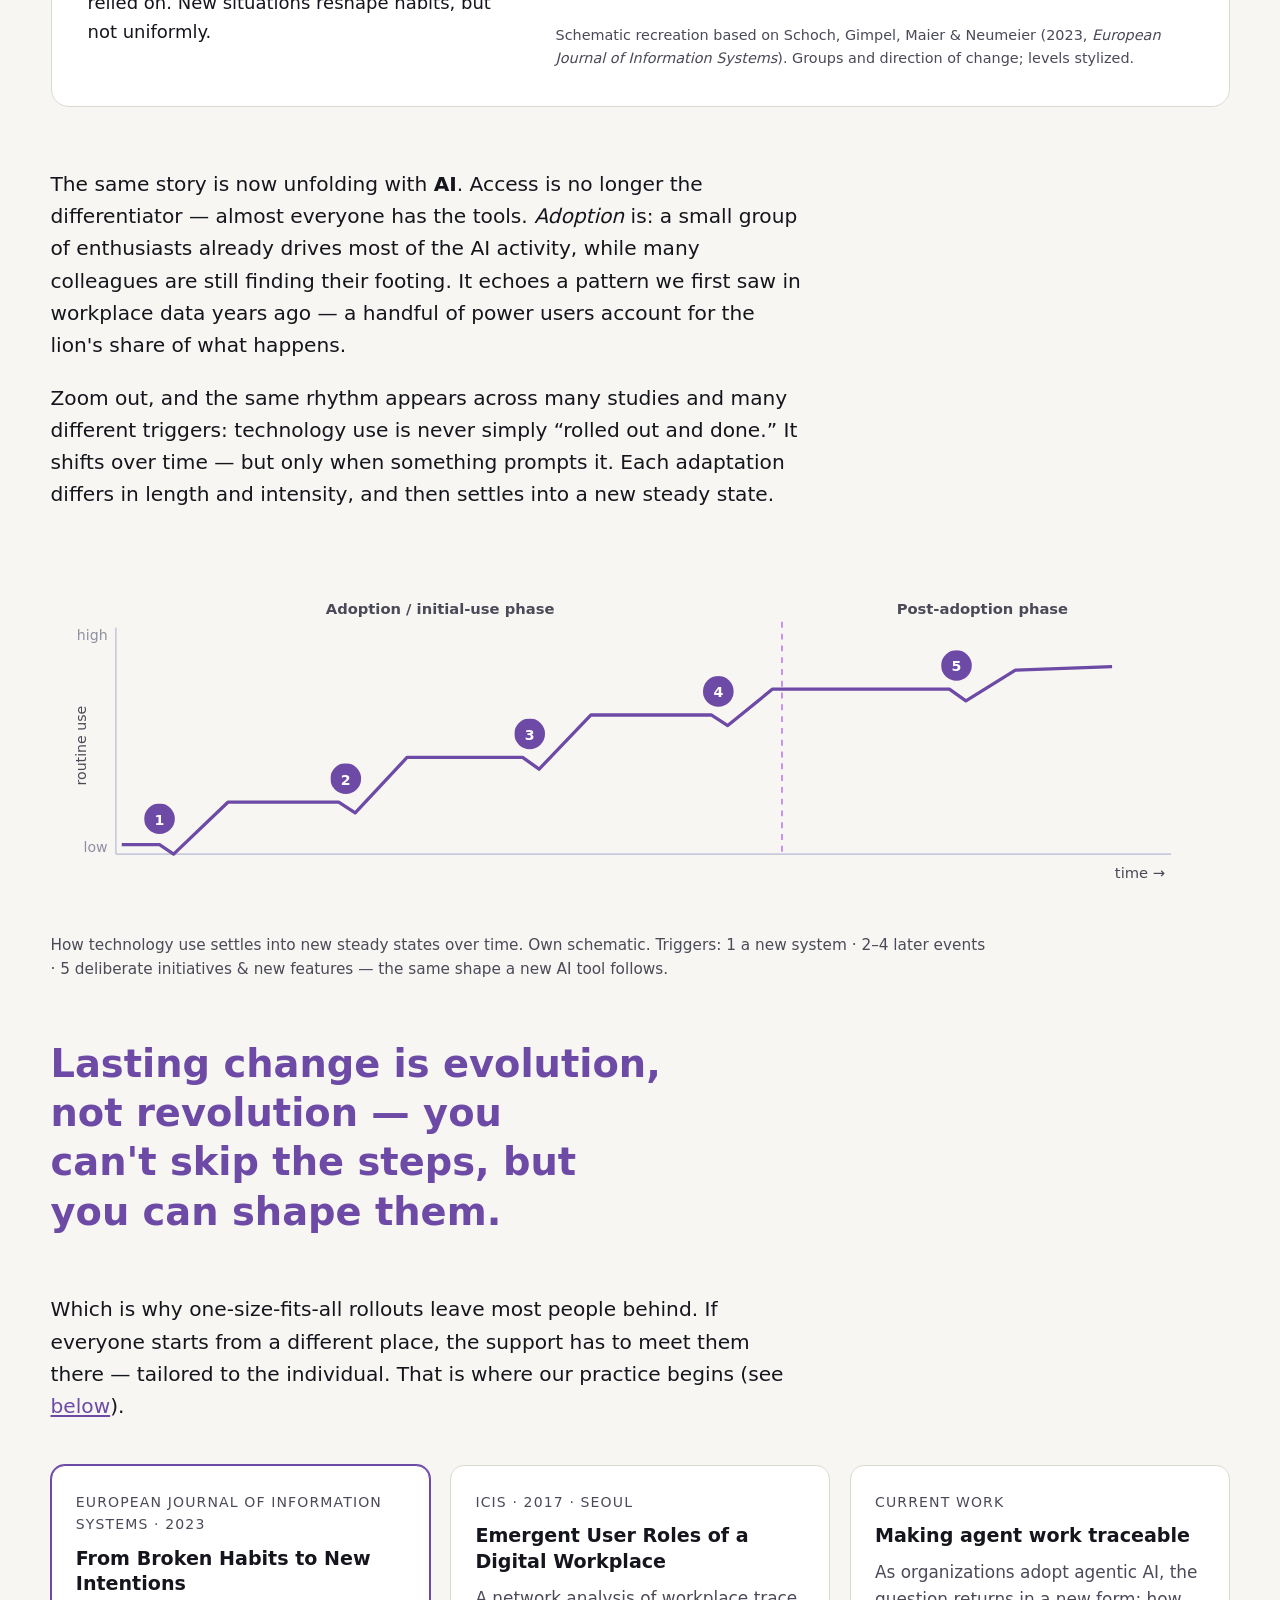
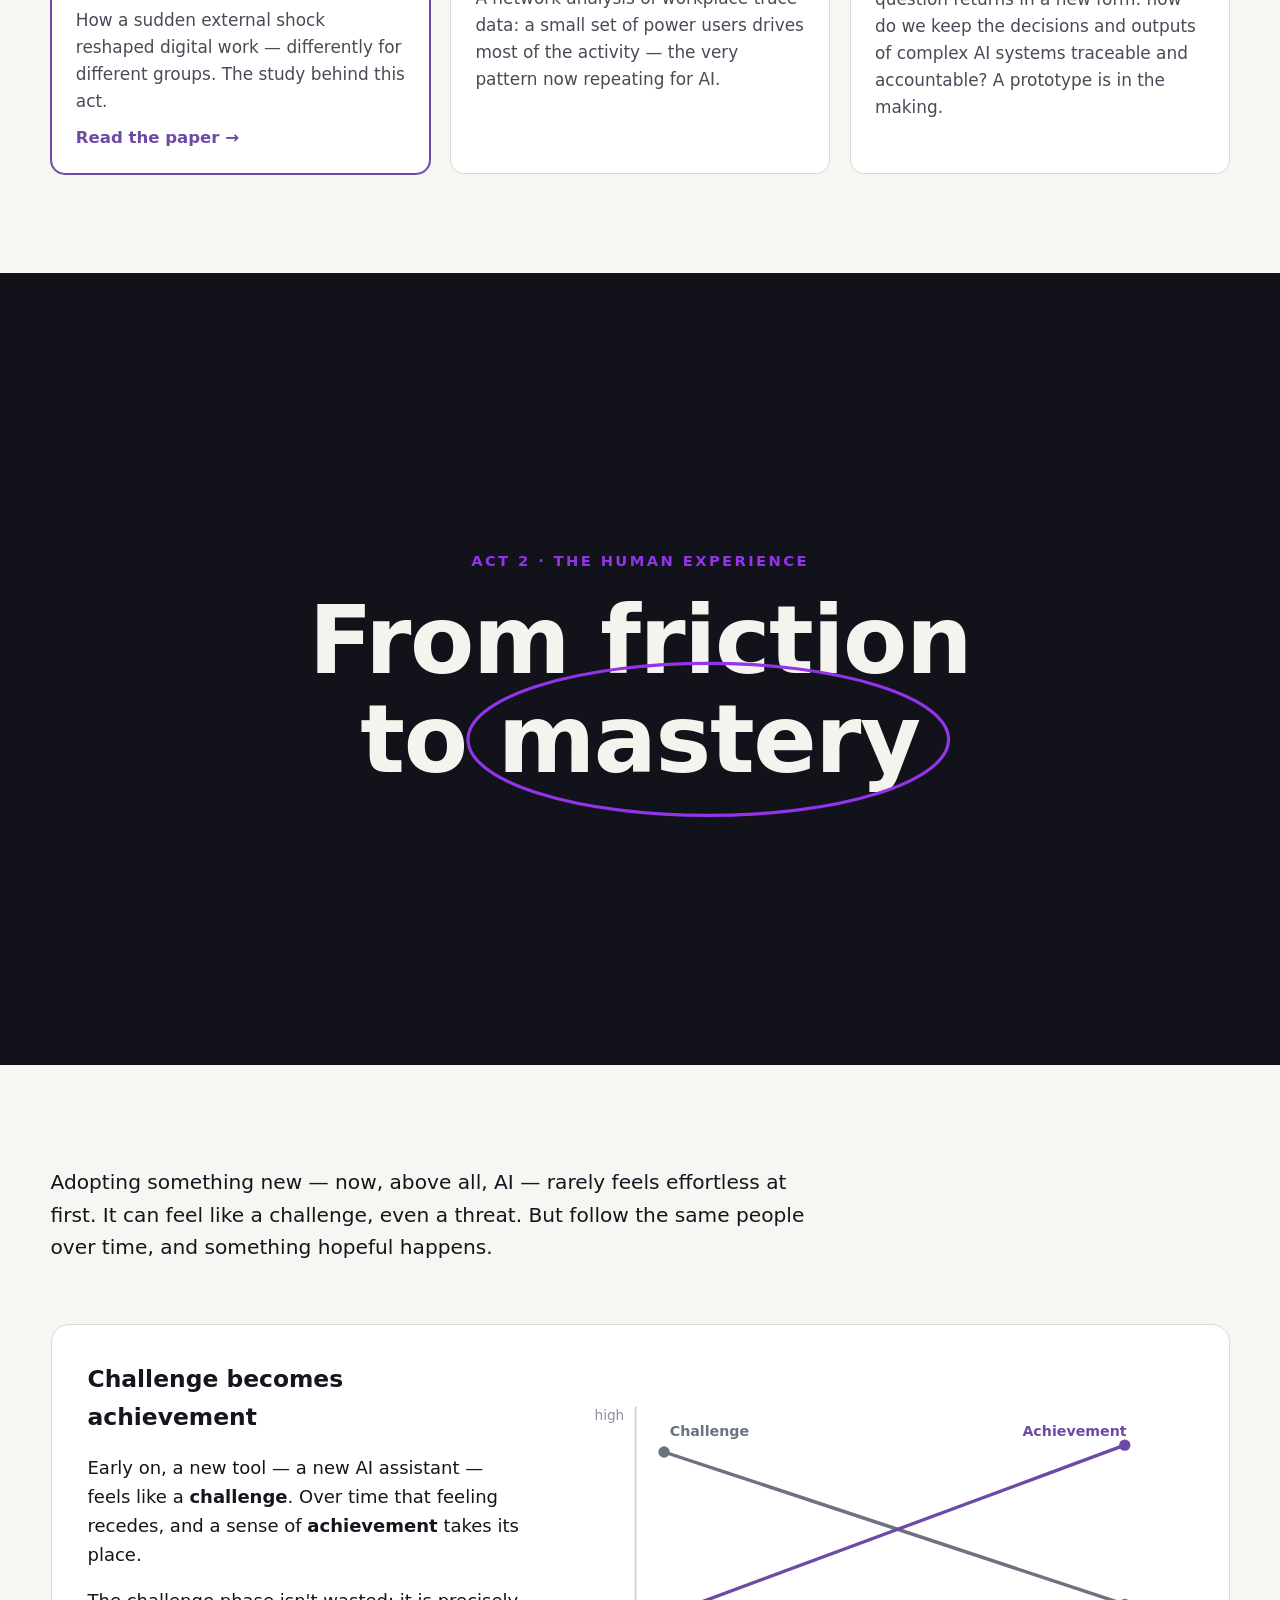
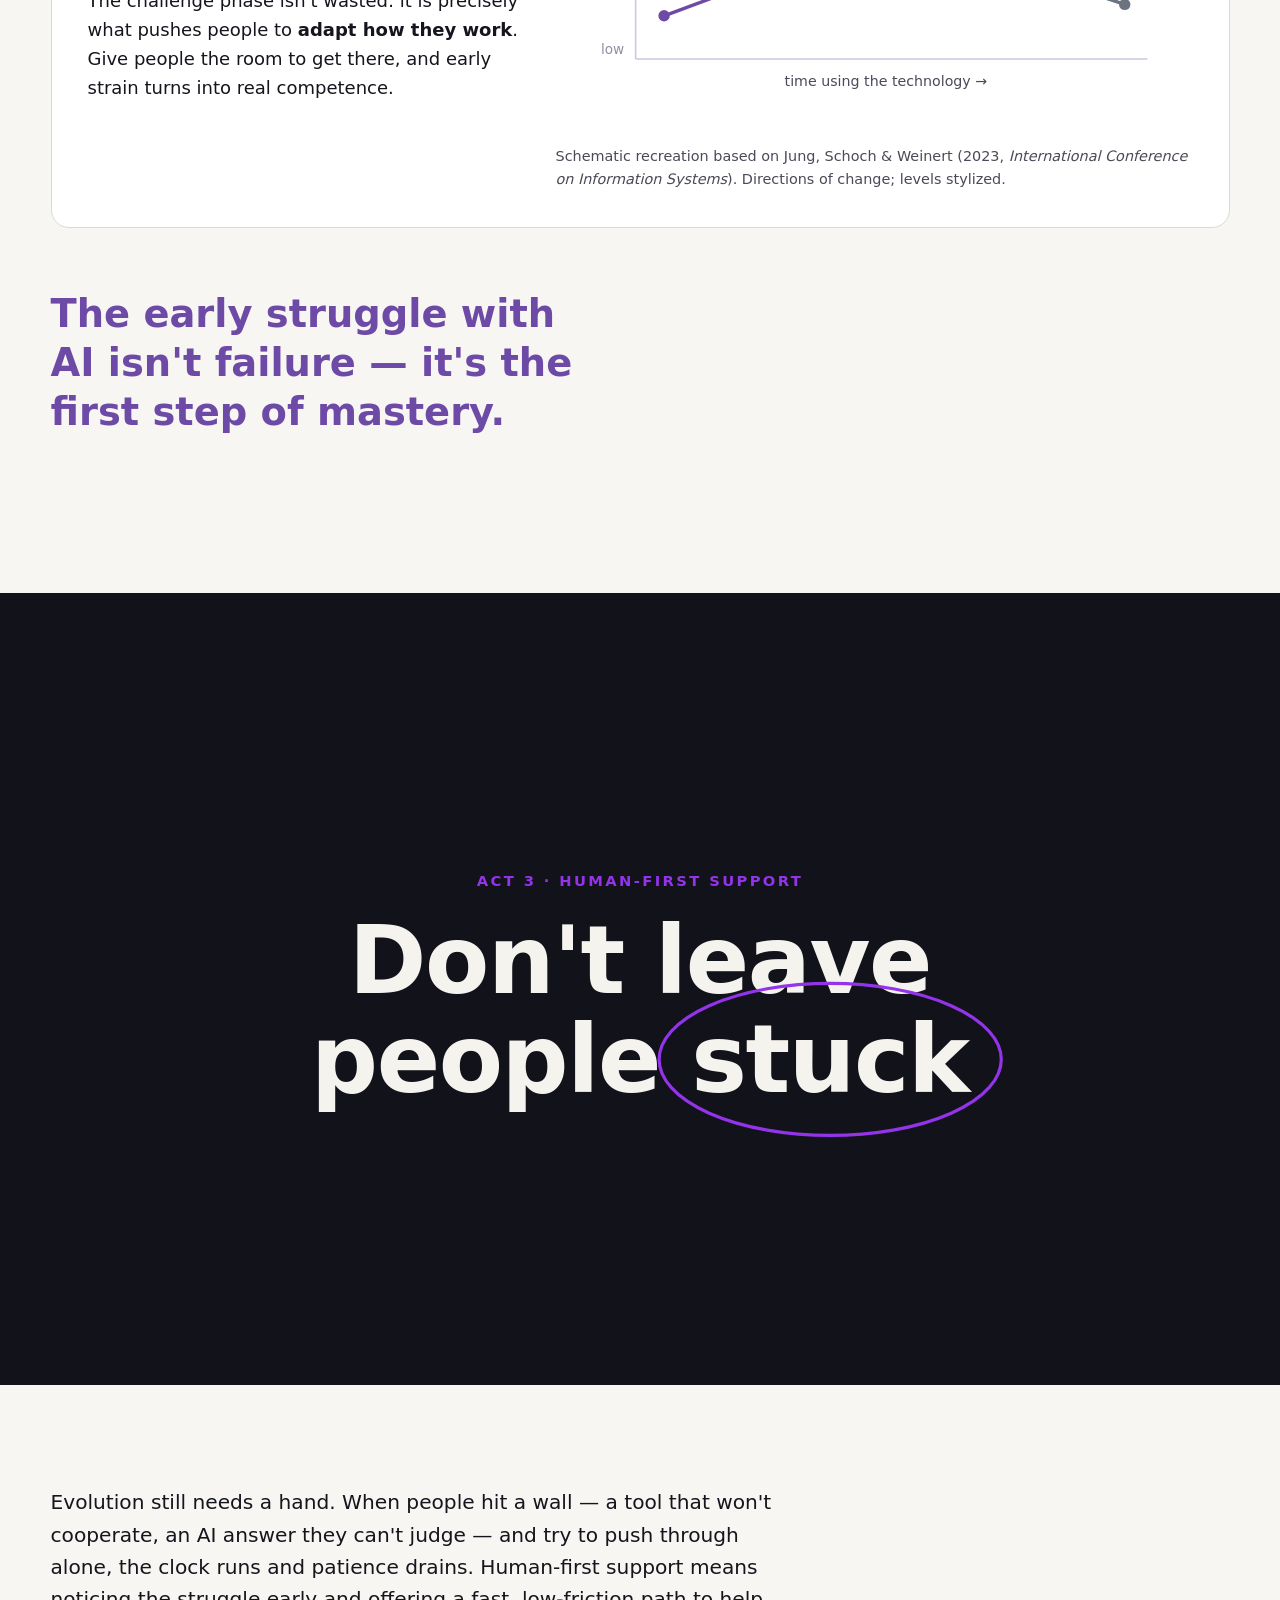
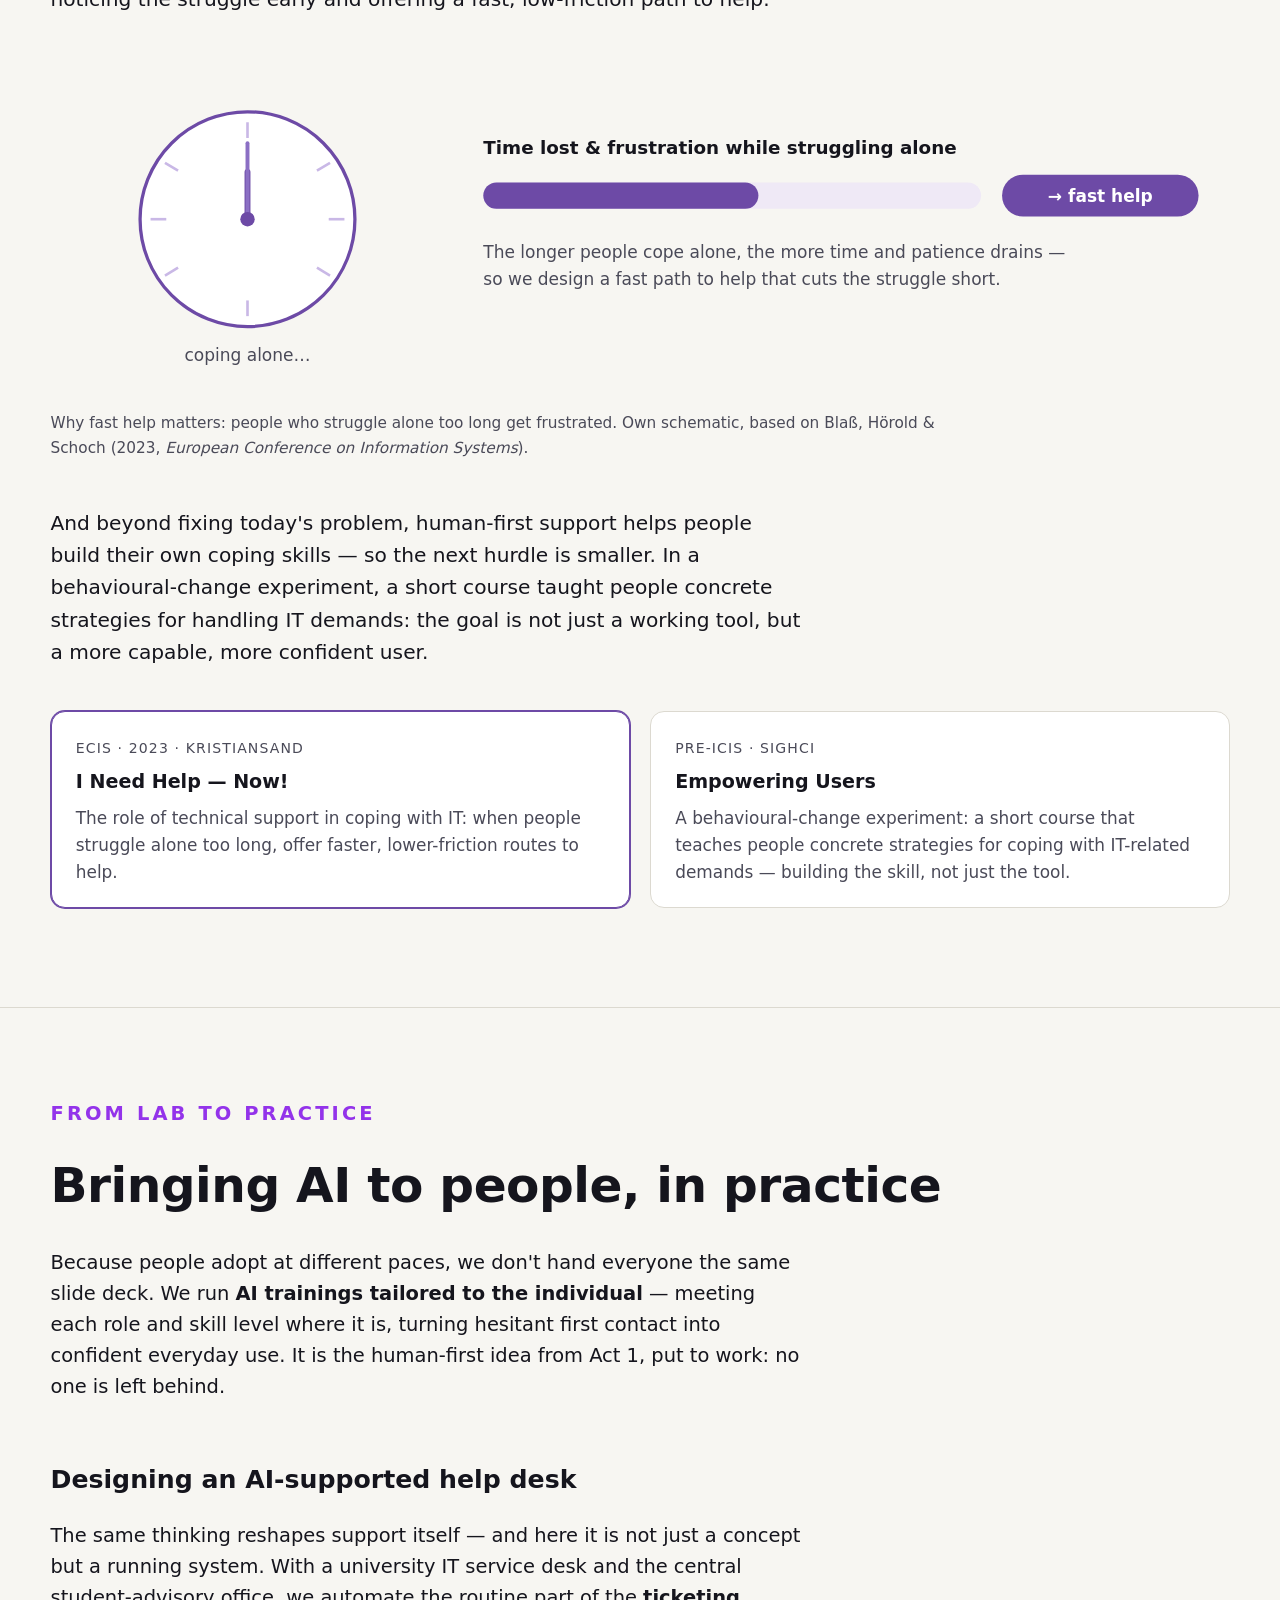
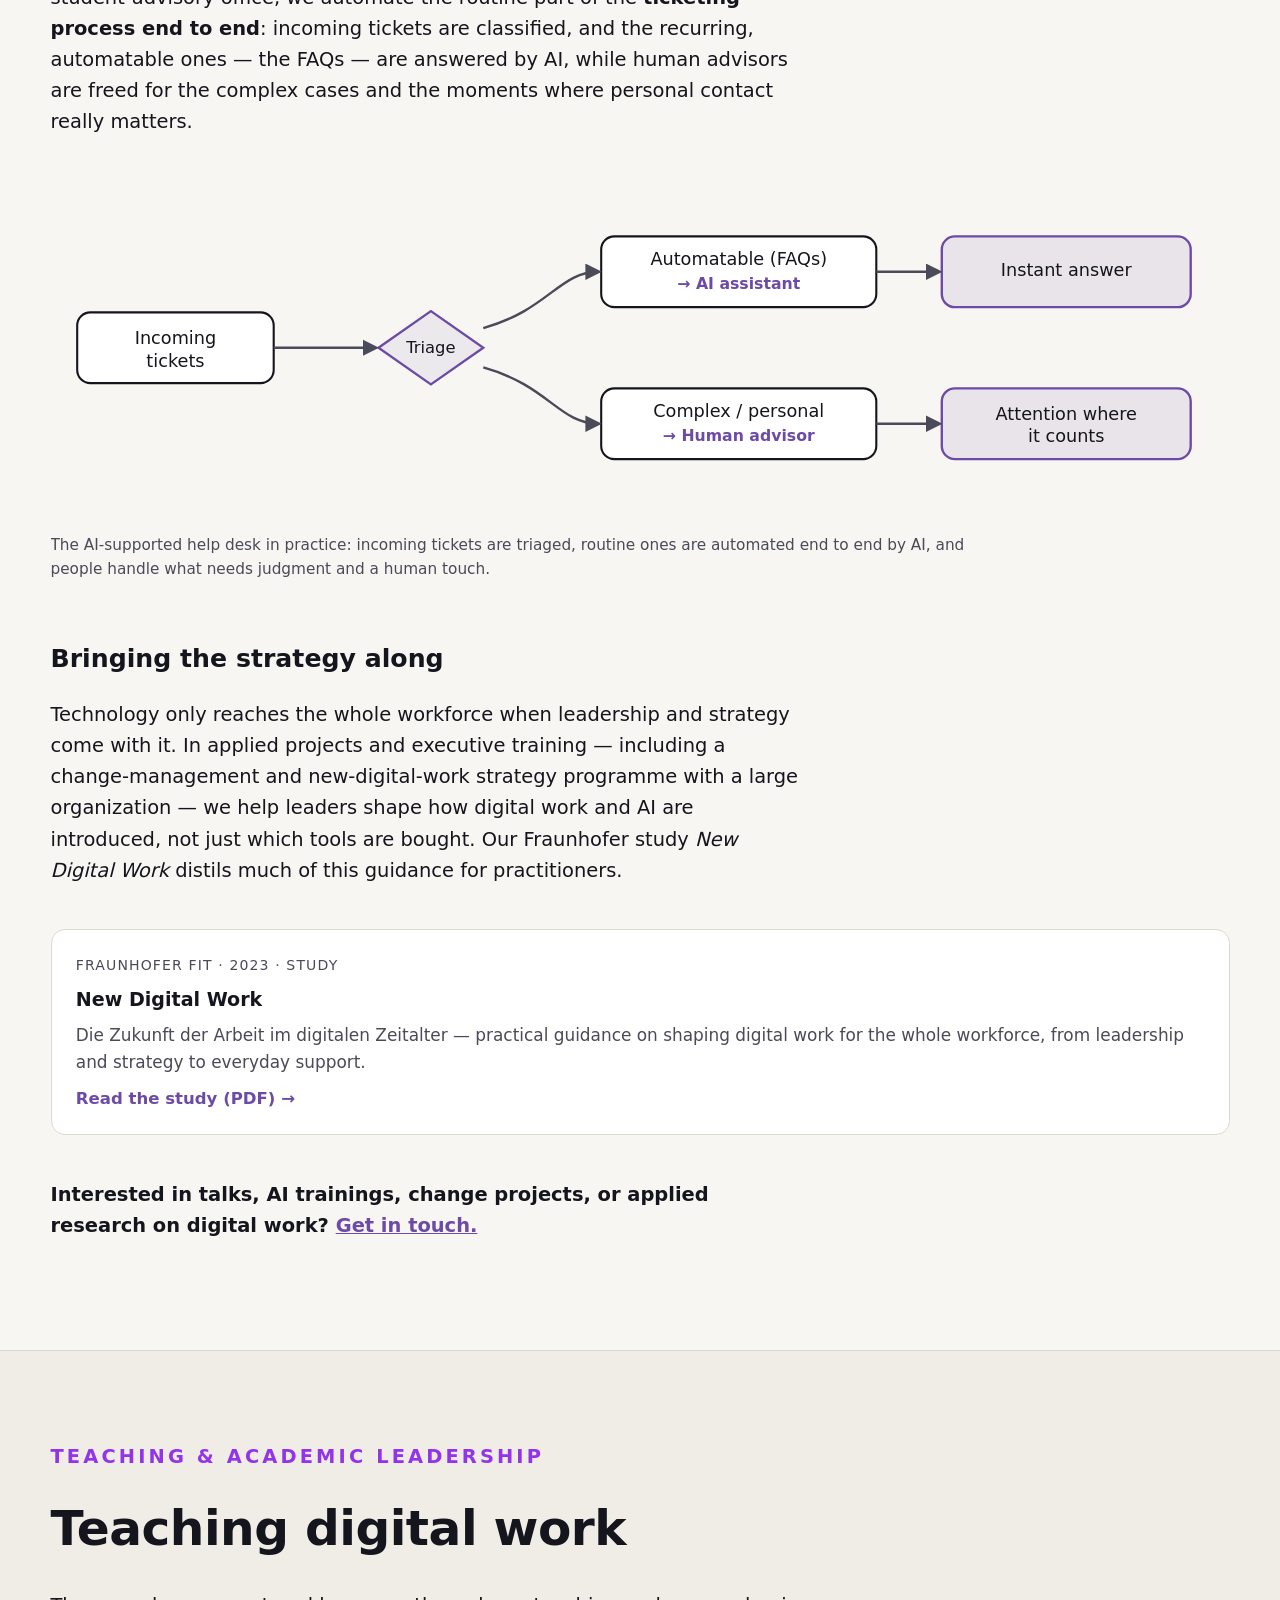
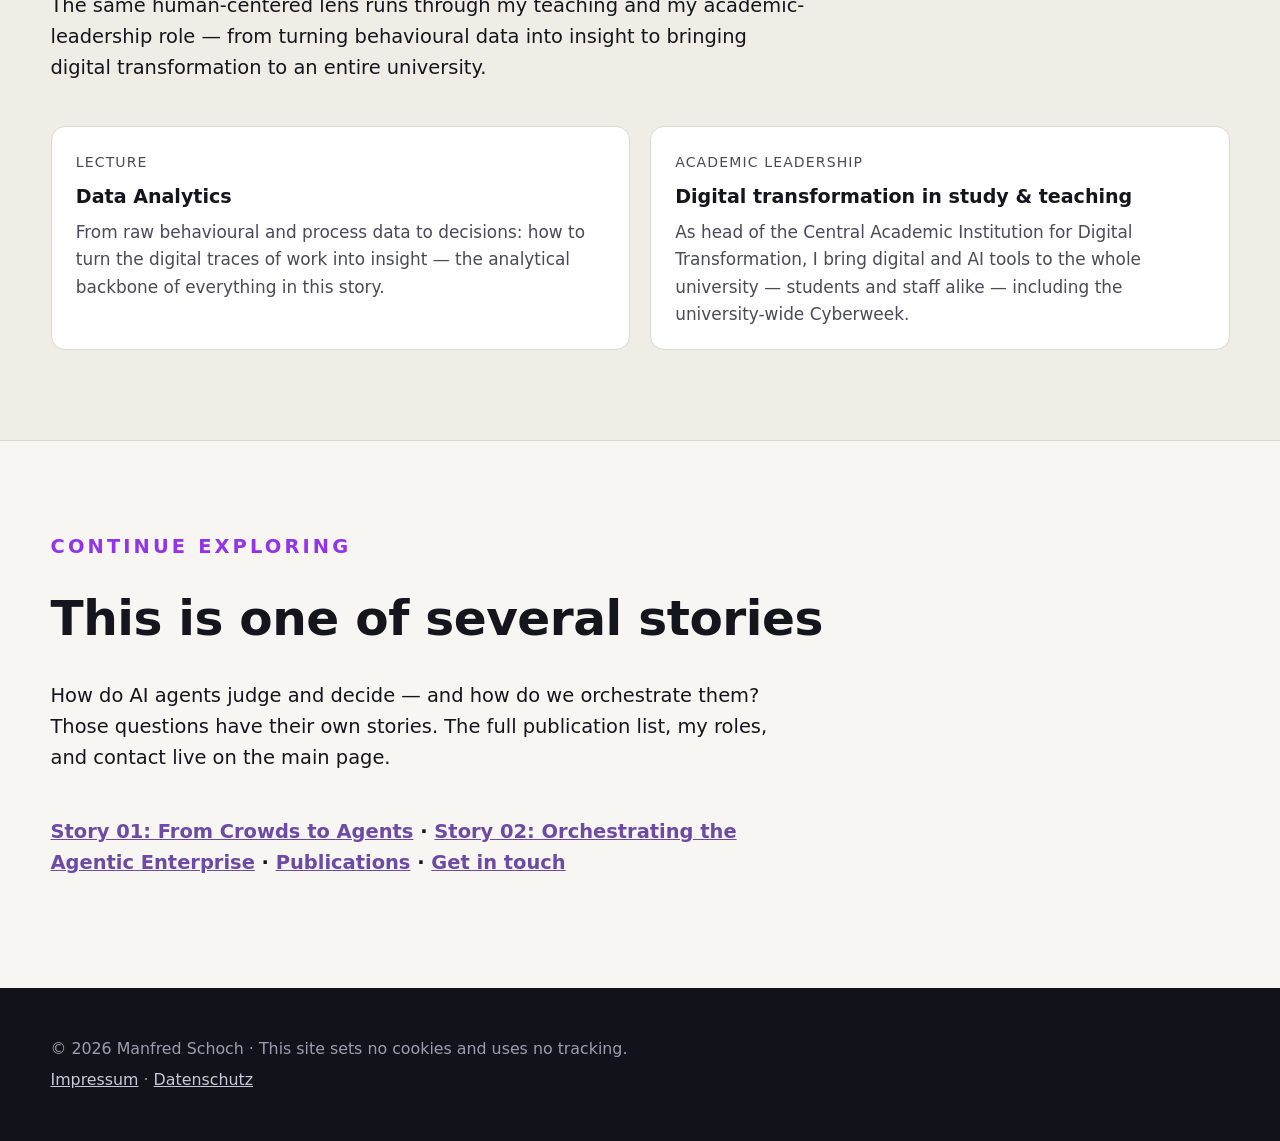
<file: stories/digital-work/index.html>
<!DOCTYPE html>
<html lang="en">
<head>
<meta charset="utf-8">
<meta name="viewport" content="width=device-width, initial-scale=1">
<title>The Human Side of Digital Work — Manfred Schoch</title>
<meta name="description" content="Thinking technology from the human first. How organizations bring AI to their people — adoption is a journey, friction turns into mastery, and human-first support carries everyone along. Evolution, not revolution.">
<meta property="og:title" content="The Human Side of Digital Work — Manfred Schoch">
<meta property="og:description" content="Bringing AI to people, human-first. Adoption is a journey, friction turns into mastery — evolution, not revolution.">
<meta property="og:type" content="article">
<meta property="og:url" content="https://manfredschoch.github.io/Scrollytelling-MS/stories/digital-work/">
<meta property="og:image" content="https://manfredschoch.github.io/Scrollytelling-MS/assets/og-image.png">
<meta name="twitter:card" content="summary_large_image">
<link rel="stylesheet" href="../../css/style.css">
</head>
<body class="story-human">

<header class="site-header">
  <a class="site-header__name" href="../../">← Manfred Schoch</a>
  <nav class="site-header__nav">
    <a href="#act-1">The story</a>
    <a href="#practice">Practice</a>
    <a href="#teaching">Teaching</a>
    <a href="../../#publications">Publications</a>
    <a href="../../#stories">All stories</a>
  </nav>
</header>

<main id="top">

  <!-- ============ OPENING SCROLLYTELLING ============ -->
  <section class="scrolly" id="story" aria-label="Introduction">
    <div class="scrolly__stage">
      <svg class="scrolly__canvas" id="trace-canvas" viewBox="0 0 800 600" role="img"
           aria-label="Animation of scattered digital-trace dots reorganizing into three distinct behavioural trajectories along a shared timeline: different people follow different paths of technology use over time"></svg>
      <div class="scrolly__eyebrow">A research story · Manfred Schoch</div>
      <div class="scrolly__blurbs">
        <div class="scrolly__blurb" data-step="0">
          <p>Every login, message, and click at work leaves a digital trace.</p>
        </div>
        <div class="scrolly__blurb" data-step="1">
          <p>Behind those traces are people — and no two adopt technology the same way.</p>
        </div>
        <div class="scrolly__blurb" data-step="2">
          <p>The real test isn't how fast we roll out AI — it's <strong>how we bring the whole workforce along.</strong></p>
        </div>
      </div>
      <div class="scrolly__hint" aria-hidden="true">Scroll ↓</div>
    </div>
  </section>

  <!-- ============ INTRO ============ -->
  <section class="intro" id="research">
    <div class="wrap">
      <p class="intro__lede reveal">Every wave of new technology raises the same question — and AI raises it
      louder than ever: not <em>how fast can we roll it out?</em> but <em>how do we bring our people with
      us?</em> My research starts from the human side of digital work — how different people actually adopt
      new tools, what the experience does to them, and how organizations can support them. One lesson runs
      through all of it: lasting change is <strong>evolution, not revolution</strong>.</p>
    </div>
  </section>

  <!-- ============ ACT 1 ============ -->
  <section class="chapter" id="act-1">
    <div class="chapter__hero">
      <div class="chapter__hero-inner">
        <p class="chapter__eyebrow">Act 1 · Adoption is a journey</p>
        <h2 class="chapter__title">No two people adopt at the same <span class="oval">pace</span></h2>
      </div>
    </div>
    <div class="chapter__body wrap">
      <p class="reveal">New technology never lands in an organization all at once. Using digital trace data —
      the anonymized logs of everyday tool use — we watched different groups adopt digital tools over time.
      People don't move in lockstep: some race ahead, others take longer, and a single external event can
      push each group in a different direction.</p>

      <div class="dataviz reveal" aria-label="Divergent adaptation of two employee groups after an external shock">
        <div class="dataviz__side">
          <h3 class="dataviz__title">Same shock, opposite moves</h3>
          <p>Between two observation periods, an <strong>external shock</strong> hit — the sudden shift to
          remote work. It didn't move everyone the same way.</p>
          <p>Groups that had used few digital channels — much of the administrative staff — <strong>broadened
          their tool use</strong>. Groups that were already intensive users — parts of middle management —
          <strong>narrowed the variety of channels</strong> they relied on. New situations reshape habits,
          but not uniformly.</p>
        </div>
        <figure class="dataviz__chart">
          <svg viewBox="0 0 640 320" role="img" font-family="system-ui, -apple-system, 'Segoe UI', Roboto, sans-serif"
               aria-label="Slope chart across two periods T3 and T4, separated by an external shock: administrative staff broaden their tool use while middle management narrows its channel variety">
            <line x1="70" y1="40" x2="70" y2="270" stroke="#c9c9dc" stroke-width="1.4"/>
            <line x1="70" y1="270" x2="520" y2="270" stroke="#c9c9dc" stroke-width="1.4"/>
            <text x="60" y="52" text-anchor="end" font-size="12" fill="#8f8fa3">high</text>
            <text x="60" y="266" text-anchor="end" font-size="12" fill="#8f8fa3">low</text>
            <text x="150" y="292" text-anchor="middle" font-size="13" fill="#4a4a58">before (T3)</text>
            <text x="430" y="292" text-anchor="middle" font-size="13" fill="#4a4a58">after (T4)</text>
            <line x1="290" y1="46" x2="290" y2="270" stroke="#9333ea" stroke-width="1.6" stroke-dasharray="6 5" opacity="0.7"/>
            <text x="290" y="36" text-anchor="middle" font-size="11.5" fill="#9333ea" font-style="italic">external shock</text>
            <polyline points="150,232 430,120" fill="none" stroke="#8b6fc4" stroke-width="3"/>
            <circle cx="150" cy="232" r="5" fill="#8b6fc4"/><circle cx="430" cy="120" r="5" fill="#8b6fc4"/>
            <text x="446" y="118" font-size="12.5" fill="#6d4aa6" font-weight="700">Administrative staff</text>
            <text x="446" y="134" font-size="11.5" fill="#4a4a58">broader tool use ↑</text>
            <polyline points="150,96 430,196" fill="none" stroke="#6d4aa6" stroke-width="3"/>
            <circle cx="150" cy="96" r="5" fill="#6d4aa6"/><circle cx="430" cy="196" r="5" fill="#6d4aa6"/>
            <text x="150" y="84" text-anchor="middle" font-size="12.5" fill="#6d4aa6" font-weight="700">Middle management</text>
            <text x="446" y="210" font-size="11.5" fill="#4a4a58">fewer channels ↓</text>
          </svg>
          <figcaption>Schematic recreation based on Schoch, Gimpel, Maier &amp; Neumeier (2023,
          <em>European Journal of Information Systems</em>). Groups and direction of change; levels stylized.</figcaption>
        </figure>
      </div>

      <p class="reveal">The same story is now unfolding with <strong>AI</strong>. Access is no longer the
      differentiator — almost everyone has the tools. <em>Adoption</em> is: a small group of enthusiasts
      already drives most of the AI activity, while many colleagues are still finding their footing. It
      echoes a pattern we first saw in workplace data years ago — a handful of power users account for the
      lion's share of what happens.</p>

      <p class="reveal">Zoom out, and the same rhythm appears across many studies and many different triggers:
      technology use is never simply “rolled out and done.” It shifts over time — but only when something
      prompts it. Each adaptation differs in length and intensity, and then settles into a new steady state.</p>

      <figure class="figure reveal pop-fig">
        <svg viewBox="0 0 1000 300" role="img" font-family="system-ui, -apple-system, 'Segoe UI', Roboto, sans-serif"
             aria-label="A rising, stepped curve of routine behaviour over time, split into an adoption phase and a post-adoption phase, with five numbered triggers that each cause a dip and recovery to a new, higher steady state">
          <line x1="55" y1="60" x2="55" y2="252" stroke="#c9c9dc" stroke-width="1.4"/>
          <line x1="55" y1="252" x2="950" y2="252" stroke="#c9c9dc" stroke-width="1.4"/>
          <text x="48" y="70" text-anchor="end" font-size="12" fill="#8f8fa3">high</text>
          <text x="48" y="250" text-anchor="end" font-size="12" fill="#8f8fa3">low</text>
          <text x="30" y="160" text-anchor="middle" font-size="12" fill="#4a4a58" transform="rotate(-90 30 160)">routine use</text>
          <text x="945" y="272" text-anchor="end" font-size="12.5" fill="#4a4a58">time →</text>
          <line x1="620" y1="55" x2="620" y2="252" stroke="#9333ea" stroke-width="1.4" stroke-dasharray="5 5" opacity="0.6"/>
          <text x="330" y="48" text-anchor="middle" font-size="12.5" fill="#4a4a58" font-weight="600">Adoption / initial-use phase</text>
          <text x="790" y="48" text-anchor="middle" font-size="12.5" fill="#4a4a58" font-weight="600">Post-adoption phase</text>
          <polyline points="60,244 92,244 104,252 150,208 244,208 258,217 302,170 400,170 414,180 458,134 560,134 574,143 612,112 700,112 762,112 776,122 818,96 900,93"
                    fill="none" stroke="#6d4aa6" stroke-width="2.8" stroke-linejoin="round"/>
          <g class="pop-marks">
            <g><circle cx="92" cy="222" r="13" fill="#6d4aa6"/><text x="92" y="227" text-anchor="middle" font-size="12" fill="#fff" font-weight="700">1</text></g>
            <g><circle cx="250" cy="188" r="13" fill="#6d4aa6"/><text x="250" y="193" text-anchor="middle" font-size="12" fill="#fff" font-weight="700">2</text></g>
            <g><circle cx="406" cy="150" r="13" fill="#6d4aa6"/><text x="406" y="155" text-anchor="middle" font-size="12" fill="#fff" font-weight="700">3</text></g>
            <g><circle cx="566" cy="114" r="13" fill="#6d4aa6"/><text x="566" y="119" text-anchor="middle" font-size="12" fill="#fff" font-weight="700">4</text></g>
            <g><circle cx="768" cy="92" r="13" fill="#6d4aa6"/><text x="768" y="97" text-anchor="middle" font-size="12" fill="#fff" font-weight="700">5</text></g>
          </g>
        </svg>
        <figcaption>How technology use settles into new steady states over time. Own schematic. Triggers:
        1 a new system · 2–4 later events · 5 deliberate initiatives &amp; new features — the same shape a new
        AI tool follows.</figcaption>
      </figure>

      <blockquote class="pullquote reveal">
        <p>Lasting change is evolution, not revolution — you can't skip the steps, but you can shape them.</p>
      </blockquote>

      <p class="reveal">Which is why one-size-fits-all rollouts leave most people behind. If everyone starts
      from a different place, the support has to meet them there — tailored to the individual. That is where
      our practice begins (see <a href="#practice">below</a>).</p>

      <div class="cards cards--three reveal">
        <article class="card card--highlight">
          <p class="card__venue">European Journal of Information Systems · 2023</p>
          <h3 class="card__title">From Broken Habits to New Intentions</h3>
          <p class="card__text">How a sudden external shock reshaped digital work — differently for different
          groups. The study behind this act.</p>
          <a class="card__link" href="https://doi.org/10.1080/0960085X.2022.2096489">Read the paper →</a>
        </article>
        <article class="card">
          <p class="card__venue">ICIS · 2017 · Seoul</p>
          <h3 class="card__title">Emergent User Roles of a Digital Workplace</h3>
          <p class="card__text">A network analysis of workplace trace data: a small set of power users drives
          most of the activity — the very pattern now repeating for AI.</p>
        </article>
        <article class="card">
          <p class="card__venue">Current work</p>
          <h3 class="card__title">Making agent work traceable</h3>
          <p class="card__text">As organizations adopt agentic AI, the question returns in a new form: how do
          we keep the decisions and outputs of complex AI systems traceable and accountable? A prototype is
          in the making.</p>
        </article>
      </div>
    </div>
  </section>

  <!-- ============ ACT 2 ============ -->
  <section class="chapter" id="act-2">
    <div class="chapter__hero">
      <div class="chapter__hero-inner">
        <p class="chapter__eyebrow">Act 2 · The human experience</p>
        <h2 class="chapter__title">From friction to <span class="oval">mastery</span></h2>
      </div>
    </div>
    <div class="chapter__body wrap">
      <p class="reveal">Adopting something new — now, above all, AI — rarely feels effortless at first. It can
      feel like a challenge, even a threat. But follow the same people over time, and something hopeful
      happens.</p>

      <div class="dataviz reveal" aria-label="Two emotions over time: challenge declines while achievement rises">
        <div class="dataviz__side">
          <h3 class="dataviz__title">Challenge becomes achievement</h3>
          <p>Early on, a new tool — a new AI assistant — feels like a <strong>challenge</strong>. Over time
          that feeling recedes, and a sense of <strong>achievement</strong> takes its place.</p>
          <p>The challenge phase isn't wasted: it is precisely what pushes people to <strong>adapt how they
          work</strong>. Give people the room to get there, and early strain turns into real competence.</p>
        </div>
        <figure class="dataviz__chart">
          <svg viewBox="0 0 560 320" role="img" font-family="system-ui, -apple-system, 'Segoe UI', Roboto, sans-serif"
               aria-label="Two schematic lines over time: challenge starts high and declines, achievement starts low and rises, crossing in the middle">
            <line x1="70" y1="40" x2="70" y2="262" stroke="#c9c9dc" stroke-width="1.4"/>
            <line x1="70" y1="262" x2="520" y2="262" stroke="#c9c9dc" stroke-width="1.4"/>
            <text x="60" y="52" text-anchor="end" font-size="12" fill="#8f8fa3">high</text>
            <text x="60" y="258" text-anchor="end" font-size="12" fill="#8f8fa3">low</text>
            <text x="290" y="286" text-anchor="middle" font-size="12.5" fill="#4a4a58">time using the technology →</text>
            <polyline points="95,80 500,214" fill="none" stroke="#6b7280" stroke-width="3"/>
            <circle cx="95" cy="80" r="5" fill="#6b7280"/><circle cx="500" cy="214" r="5" fill="#6b7280"/>
            <text x="100" y="66" font-size="12.5" fill="#6b7280" font-weight="700">Challenge</text>
            <polyline points="95,224 500,74" fill="none" stroke="#6d4aa6" stroke-width="3"/>
            <circle cx="95" cy="224" r="5" fill="#6d4aa6"/><circle cx="500" cy="74" r="5" fill="#6d4aa6"/>
            <text x="410" y="66" font-size="12.5" fill="#6d4aa6" font-weight="700">Achievement</text>
          </svg>
          <figcaption>Schematic recreation based on Jung, Schoch &amp; Weinert (2023,
          <em>International Conference on Information Systems</em>). Directions of change; levels stylized.</figcaption>
        </figure>
      </div>

      <blockquote class="pullquote reveal">
        <p>The early struggle with AI isn't failure — it's the first step of mastery.</p>
      </blockquote>
    </div>
  </section>

  <!-- ============ ACT 3 ============ -->
  <section class="chapter" id="act-3">
    <div class="chapter__hero">
      <div class="chapter__hero-inner">
        <p class="chapter__eyebrow">Act 3 · Human-first support</p>
        <h2 class="chapter__title">Don't leave people <span class="oval">stuck</span></h2>
      </div>
    </div>
    <div class="chapter__body wrap">
      <p class="reveal">Evolution still needs a hand. When people hit a wall — a tool that won't cooperate, an
      AI answer they can't judge — and try to push through alone, the clock runs and patience drains.
      Human-first support means noticing the struggle early and offering a fast, low-friction path to help.</p>

      <figure class="figure reveal clock-fig">
        <svg viewBox="0 0 900 250" role="img" font-family="system-ui, -apple-system, 'Segoe UI', Roboto, sans-serif"
             aria-label="A clock ticks while a person copes alone; a frustration-and-time-lost meter fills the longer it runs — until a fast path to help cuts the struggle short and resets it">
          <!-- clock -->
          <circle cx="150" cy="120" r="82" fill="#ffffff" stroke="#6d4aa6" stroke-width="2.5"/>
          <g stroke="#c9b8e6" stroke-width="2">
            <line x1="150" y1="46" x2="150" y2="58"/><line x1="150" y1="182" x2="150" y2="194"/>
            <line x1="76" y1="120" x2="88" y2="120"/><line x1="212" y1="120" x2="224" y2="120"/>
            <line x1="203" y1="83" x2="213" y2="77"/><line x1="87" y1="163" x2="97" y2="157"/>
            <line x1="203" y1="157" x2="213" y2="163"/><line x1="87" y1="77" x2="97" y2="83"/>
          </g>
          <g class="clock__hand clock__hand--hr"><line x1="150" y1="120" x2="150" y2="84" stroke="#6d4aa6" stroke-width="4.5" stroke-linecap="round"/></g>
          <g class="clock__hand clock__hand--min"><line x1="150" y1="120" x2="150" y2="62" stroke="#8b6fc4" stroke-width="3" stroke-linecap="round"/></g>
          <circle cx="150" cy="120" r="5.5" fill="#6d4aa6"/>
          <text x="150" y="228" text-anchor="middle" font-size="13" fill="#4a4a58">coping alone…</text>
          <!-- meter -->
          <text x="330" y="70" font-size="14" fill="#15151d" font-weight="700">Time lost &amp; frustration while struggling alone</text>
          <rect x="330" y="92" width="380" height="20" rx="10" fill="#efe9f6"/>
          <rect class="clock__fill" x="330" y="92" width="210" height="20" rx="10" fill="#6d4aa6"/>
          <g class="clock__help">
            <rect x="726" y="86" width="150" height="32" rx="16" fill="#6d4aa6"/>
            <text x="801" y="107" text-anchor="middle" font-size="13" fill="#fff" font-weight="700">→ fast help</text>
          </g>
          <text x="330" y="150" font-size="13" fill="#4a4a58">The longer people cope alone, the more time and patience drains —</text>
          <text x="330" y="170" font-size="13" fill="#4a4a58">so we design a fast path to help that cuts the struggle short.</text>
        </svg>
        <figcaption>Why fast help matters: people who struggle alone too long get frustrated. Own schematic,
        based on Blaß, Hörold &amp; Schoch (2023, <em>European Conference on Information Systems</em>).</figcaption>
      </figure>

      <p class="reveal">And beyond fixing today's problem, human-first support helps people build their own
      coping skills — so the next hurdle is smaller. In a behavioural-change experiment, a short course taught
      people concrete strategies for handling IT demands: the goal is not just a working tool, but a more
      capable, more confident user.</p>

      <div class="cards reveal">
        <article class="card card--highlight">
          <p class="card__venue">ECIS · 2023 · Kristiansand</p>
          <h3 class="card__title">I Need Help — Now!</h3>
          <p class="card__text">The role of technical support in coping with IT: when people struggle alone too
          long, offer faster, lower-friction routes to help.</p>
        </article>
        <article class="card">
          <p class="card__venue">Pre-ICIS · SIGHCI</p>
          <h3 class="card__title">Empowering Users</h3>
          <p class="card__text">A behavioural-change experiment: a short course that teaches people concrete
          strategies for coping with IT-related demands — building the skill, not just the tool.</p>
        </article>
      </div>
    </div>
  </section>

  <!-- ============ PRACTICE ============ -->
  <section class="band" id="practice">
    <div class="wrap">
      <p class="band__eyebrow reveal">From lab to practice</p>
      <h2 class="band__title reveal">Bringing AI to people, in practice</h2>
      <p class="reveal">Because people adopt at different paces, we don't hand everyone the same slide deck. We
      run <strong>AI trainings tailored to the individual</strong> — meeting each role and skill level where
      it is, turning hesitant first contact into confident everyday use. It is the human-first idea from Act 1,
      put to work: no one is left behind.</p>

      <h3 class="band__subtitle reveal">Designing an AI-supported help desk</h3>
      <p class="reveal">The same thinking reshapes support itself — and here it is not just a concept but a
      running system. With a university IT service desk and the central student-advisory office, we automate
      the routine part of the <strong>ticketing process end to end</strong>: incoming tickets are classified,
      and the recurring, automatable ones — the FAQs — are answered by AI, while human advisors are freed for
      the complex cases and the moments where personal contact really matters.</p>

      <figure class="figure reveal routing">
        <svg viewBox="0 0 900 250" role="img" font-family="system-ui, -apple-system, 'Segoe UI', Roboto, sans-serif"
             aria-label="Incoming support tickets are triaged: automatable FAQ-type tickets are answered end to end by an AI assistant for instant answers, while complex or personal ones go to human advisors for focused attention">
          <defs>
            <marker id="ra" viewBox="0 0 10 10" refX="8" refY="5" markerWidth="7" markerHeight="7" orient="auto">
              <path d="M0 0 L10 5 L0 10 z" fill="#4a4a58"/>
            </marker>
          </defs>
          <g font-size="13.5" fill="#15151d">
            <rect x="20" y="98" width="150" height="54" rx="10" fill="#ffffff" stroke="#15151d" stroke-width="1.6"/>
            <text x="95" y="122" text-anchor="middle">Incoming</text>
            <text x="95" y="140" text-anchor="middle">tickets</text>
            <path d="M250 125 l40 -28 40 28 -40 28 z" fill="rgba(109,74,166,0.08)" stroke="#6d4aa6" stroke-width="1.8"/>
            <text x="290" y="129" text-anchor="middle" font-size="12.5">Triage</text>
            <rect x="420" y="40" width="210" height="54" rx="10" fill="#ffffff" stroke="#15151d" stroke-width="1.6"/>
            <text x="525" y="62" text-anchor="middle">Automatable (FAQs)</text>
            <text x="525" y="80" text-anchor="middle" font-size="12" fill="#6d4aa6" font-weight="700">→ AI assistant</text>
            <rect x="420" y="156" width="210" height="54" rx="10" fill="#ffffff" stroke="#15151d" stroke-width="1.6"/>
            <text x="525" y="178" text-anchor="middle">Complex / personal</text>
            <text x="525" y="196" text-anchor="middle" font-size="12" fill="#6d4aa6" font-weight="700">→ Human advisor</text>
            <rect x="680" y="40" width="190" height="54" rx="10" fill="rgba(109,74,166,0.10)" stroke="#6d4aa6" stroke-width="1.8"/>
            <text x="775" y="70" text-anchor="middle">Instant answer</text>
            <rect x="680" y="156" width="190" height="54" rx="10" fill="rgba(109,74,166,0.10)" stroke="#6d4aa6" stroke-width="1.8"/>
            <text x="775" y="180" text-anchor="middle">Attention where</text>
            <text x="775" y="197" text-anchor="middle">it counts</text>
          </g>
          <g stroke="#4a4a58" stroke-width="1.8" fill="none">
            <line x1="170" y1="125" x2="248" y2="125" marker-end="url(#ra)"/>
            <path d="M330 110 C380 96 388 67 418 67" marker-end="url(#ra)"/>
            <path d="M330 140 C380 154 388 183 418 183" marker-end="url(#ra)"/>
            <line x1="630" y1="67" x2="678" y2="67" marker-end="url(#ra)"/>
            <line x1="630" y1="183" x2="678" y2="183" marker-end="url(#ra)"/>
          </g>
        </svg>
        <figcaption>The AI-supported help desk in practice: incoming tickets are triaged, routine ones are
        automated end to end by AI, and people handle what needs judgment and a human touch.</figcaption>
      </figure>

      <h3 class="band__subtitle reveal">Bringing the strategy along</h3>
      <p class="reveal">Technology only reaches the whole workforce when leadership and strategy come with it.
      In applied projects and executive training — including a change-management and new-digital-work strategy
      programme with a large organization — we help leaders shape how digital work and AI are introduced, not
      just which tools are bought. Our Fraunhofer study <em>New Digital Work</em> distils much of this guidance
      for practitioners.</p>
      <div class="cards reveal">
        <article class="card">
          <p class="card__venue">Fraunhofer FIT · 2023 · Study</p>
          <h3 class="card__title">New Digital Work</h3>
          <p class="card__text">Die Zukunft der Arbeit im digitalen Zeitalter — practical guidance on shaping
          digital work for the whole workforce, from leadership and strategy to everyday support.</p>
          <a class="card__link" href="https://s.fhg.de/New-Digital-Work">Read the study (PDF) →</a>
        </article>
      </div>
      <p class="band__cta reveal">Interested in talks, AI trainings, change projects, or applied research on
        digital work? <a href="../../#about">Get in touch.</a></p>
    </div>
  </section>

  <!-- ============ TEACHING ============ -->
  <section class="band band--alt" id="teaching">
    <div class="wrap">
      <p class="band__eyebrow reveal">Teaching &amp; academic leadership</p>
      <h2 class="band__title reveal">Teaching digital work</h2>
      <p class="reveal">The same human-centered lens runs through my teaching and my academic-leadership role —
      from turning behavioural data into insight to bringing digital transformation to an entire university.</p>
      <div class="cards reveal">
        <article class="card">
          <p class="card__venue">Lecture</p>
          <h3 class="card__title">Data Analytics</h3>
          <p class="card__text">From raw behavioural and process data to decisions: how to turn the digital
          traces of work into insight — the analytical backbone of everything in this story.</p>
        </article>
        <article class="card">
          <p class="card__venue">Academic leadership</p>
          <h3 class="card__title">Digital transformation in study &amp; teaching</h3>
          <p class="card__text">As head of the Central Academic Institution for Digital Transformation, I bring
          digital and AI tools to the whole university — students and staff alike — including the
          university-wide Cyberweek.</p>
        </article>
      </div>
    </div>
  </section>

  <!-- ============ CONTINUE ============ -->
  <section class="band" id="continue">
    <div class="wrap">
      <p class="band__eyebrow reveal">Continue exploring</p>
      <h2 class="band__title reveal">This is one of several stories</h2>
      <p class="reveal">How do AI agents judge and decide — and how do we orchestrate them? Those questions have
      their own stories. The full publication list, my roles, and contact live on the main page.</p>
      <p class="band__cta reveal"><a href="../crowds-to-agents/">Story 01: From Crowds to Agents</a> ·
        <a href="../agentic-enterprise/">Story 02: Orchestrating the Agentic Enterprise</a> ·
        <a href="../../#publications">Publications</a> ·
        <a href="../../#about">Get in touch</a></p>
    </div>
  </section>

</main>

<footer class="site-footer">
  <div class="wrap">
    <p>© <span id="year">2026</span> Manfred Schoch · This site sets no cookies and uses no tracking.</p>
    <p><a href="../../impressum.html">Impressum</a> · <a href="../../datenschutz.html">Datenschutz</a></p>
  </div>
</footer>

<script src="../../js/shared.js"></script>
<script src="../../js/story-human.js"></script>
</body>
</html>
</file>
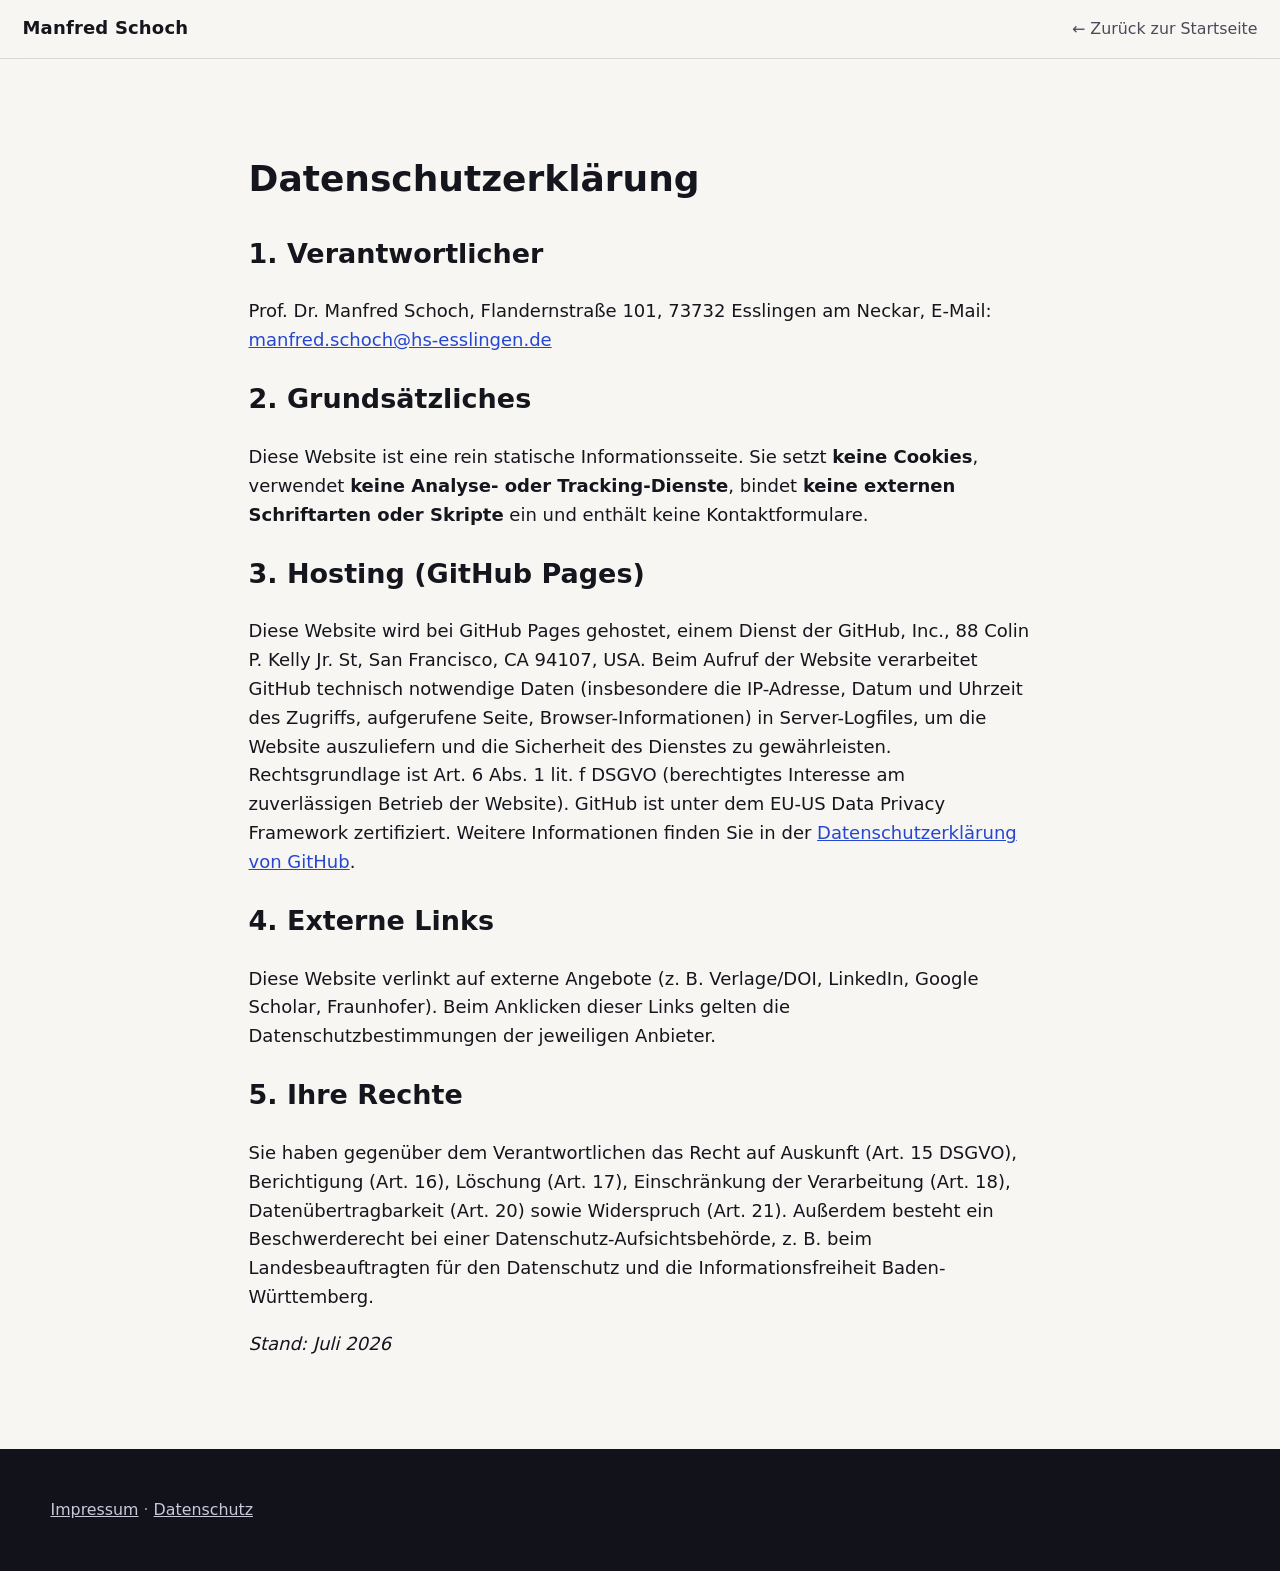
<file: datenschutz.html>
<!DOCTYPE html>
<html lang="de">
<head>
<meta charset="utf-8">
<meta name="viewport" content="width=device-width, initial-scale=1">
<title>Datenschutzerklärung — Manfred Schoch</title>
<meta name="robots" content="noindex">
<link rel="stylesheet" href="css/style.css">
</head>
<body>
<header class="site-header">
  <a class="site-header__name" href="index.html">Manfred Schoch</a>
  <nav class="site-header__nav"><a href="index.html">← Zurück zur Startseite</a></nav>
</header>
<main class="wrap" style="padding: 7rem 1.25rem 4rem; max-width: 46rem;">
  <h1>Datenschutzerklärung</h1>

  <h2>1. Verantwortlicher</h2>
  <p>Prof. Dr. Manfred Schoch, Flandernstraße 101, 73732 Esslingen am Neckar,
  E-Mail: <a href="mailto:manfred.schoch@hs-esslingen.de">manfred.schoch@hs-esslingen.de</a></p>

  <h2>2. Grundsätzliches</h2>
  <p>Diese Website ist eine rein statische Informationsseite. Sie setzt <strong>keine Cookies</strong>,
  verwendet <strong>keine Analyse- oder Tracking-Dienste</strong>, bindet <strong>keine externen Schriftarten
  oder Skripte</strong> ein und enthält keine Kontaktformulare.</p>

  <h2>3. Hosting (GitHub Pages)</h2>
  <p>Diese Website wird bei GitHub Pages gehostet, einem Dienst der GitHub, Inc., 88 Colin P. Kelly Jr. St,
  San Francisco, CA 94107, USA. Beim Aufruf der Website verarbeitet GitHub technisch notwendige Daten
  (insbesondere die IP-Adresse, Datum und Uhrzeit des Zugriffs, aufgerufene Seite, Browser-Informationen)
  in Server-Logfiles, um die Website auszuliefern und die Sicherheit des Dienstes zu gewährleisten.
  Rechtsgrundlage ist Art. 6 Abs. 1 lit. f DSGVO (berechtigtes Interesse am zuverlässigen Betrieb der Website).
  GitHub ist unter dem EU-US Data Privacy Framework zertifiziert. Weitere Informationen finden Sie in der
  <a href="https://docs.github.com/site-policy/privacy-policies/github-general-privacy-statement">Datenschutzerklärung von GitHub</a>.</p>

  <h2>4. Externe Links</h2>
  <p>Diese Website verlinkt auf externe Angebote (z. B. Verlage/DOI, LinkedIn, Google Scholar, Fraunhofer).
  Beim Anklicken dieser Links gelten die Datenschutzbestimmungen der jeweiligen Anbieter.</p>

  <h2>5. Ihre Rechte</h2>
  <p>Sie haben gegenüber dem Verantwortlichen das Recht auf Auskunft (Art. 15 DSGVO), Berichtigung (Art. 16),
  Löschung (Art. 17), Einschränkung der Verarbeitung (Art. 18), Datenübertragbarkeit (Art. 20) sowie
  Widerspruch (Art. 21). Außerdem besteht ein Beschwerderecht bei einer Datenschutz-Aufsichtsbehörde,
  z. B. beim Landesbeauftragten für den Datenschutz und die Informationsfreiheit Baden-Württemberg.</p>

  <p><em>Stand: Juli 2026</em></p>
</main>
<footer class="site-footer">
  <div class="wrap">
    <p><a href="impressum.html">Impressum</a> · <a href="datenschutz.html">Datenschutz</a></p>
  </div>
</footer>
</body>
</html>
</file>
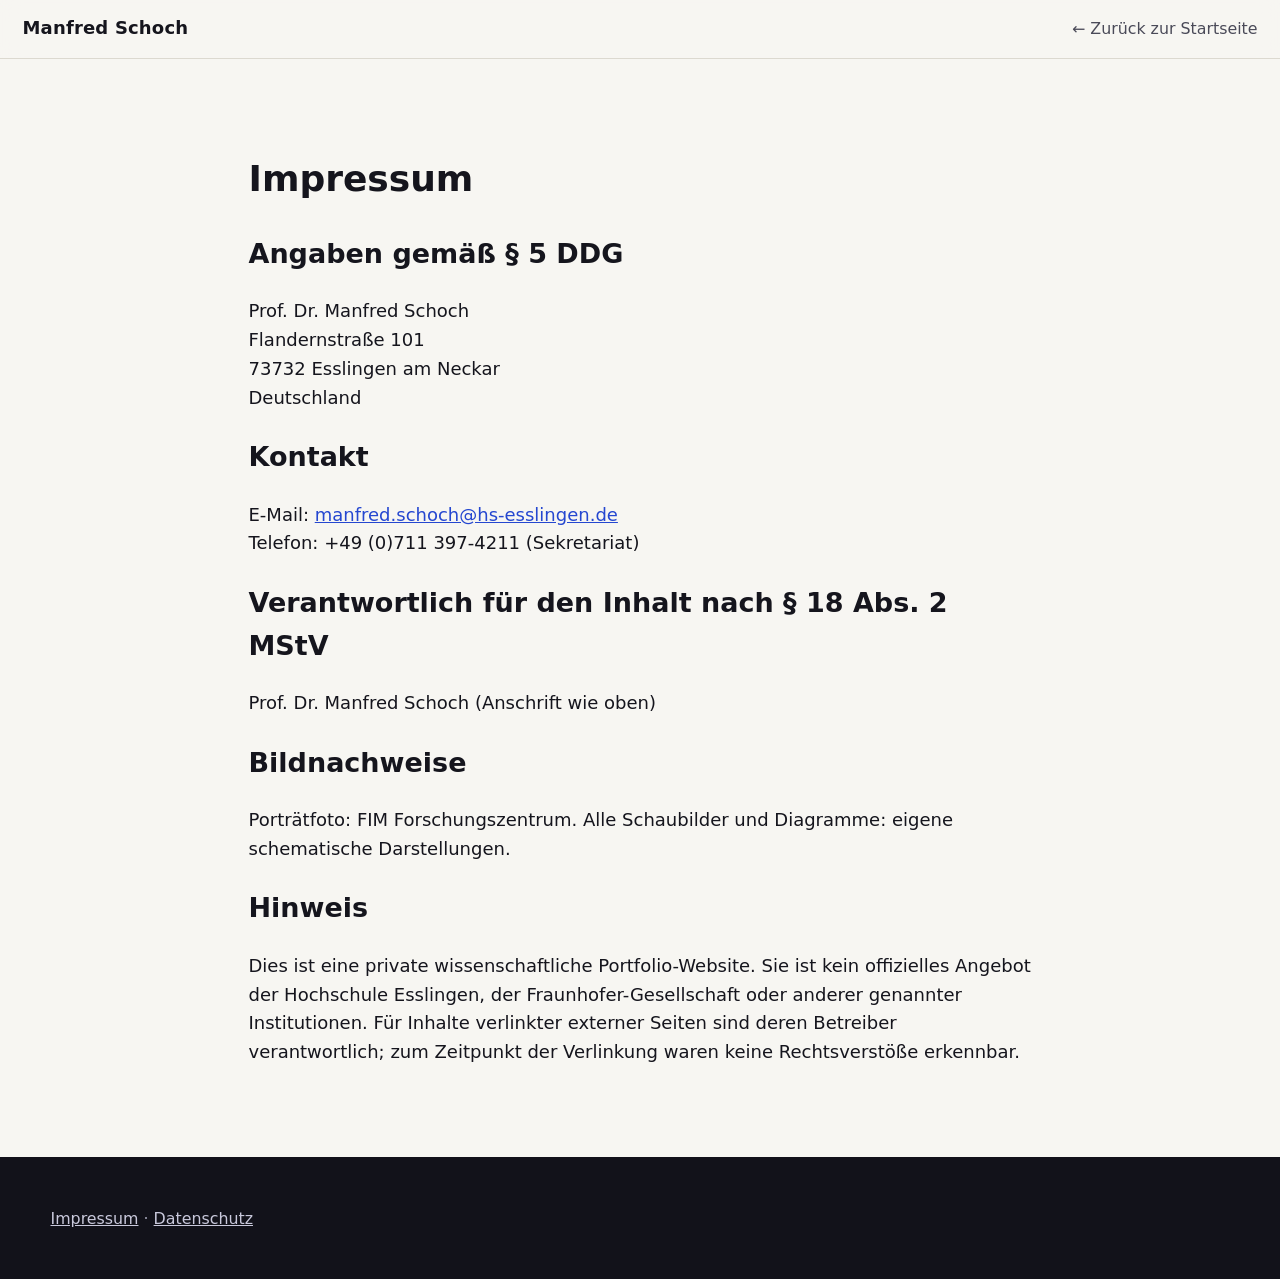
<file: impressum.html>
<!DOCTYPE html>
<html lang="de">
<head>
<meta charset="utf-8">
<meta name="viewport" content="width=device-width, initial-scale=1">
<title>Impressum — Manfred Schoch</title>
<meta name="robots" content="noindex">
<link rel="stylesheet" href="css/style.css">
</head>
<body>
<header class="site-header">
  <a class="site-header__name" href="index.html">Manfred Schoch</a>
  <nav class="site-header__nav"><a href="index.html">← Zurück zur Startseite</a></nav>
</header>
<main class="wrap" style="padding: 7rem 1.25rem 4rem; max-width: 46rem;">
  <h1>Impressum</h1>
  <h2>Angaben gemäß § 5 DDG</h2>
  <p>
    Prof. Dr. Manfred Schoch<br>
    Flandernstraße 101<br>
    73732 Esslingen am Neckar<br>
    Deutschland
  </p>
  <h2>Kontakt</h2>
  <p>
    E-Mail: <a href="mailto:manfred.schoch@hs-esslingen.de">manfred.schoch@hs-esslingen.de</a><br>
    Telefon: +49 (0)711 397-4211 (Sekretariat)
  </p>
  <h2>Verantwortlich für den Inhalt nach § 18 Abs. 2 MStV</h2>
  <p>Prof. Dr. Manfred Schoch (Anschrift wie oben)</p>
  <h2>Bildnachweise</h2>
  <p>Porträtfoto: FIM Forschungszentrum. Alle Schaubilder und Diagramme: eigene schematische
  Darstellungen.</p>
  <h2>Hinweis</h2>
  <p>Dies ist eine private wissenschaftliche Portfolio-Website. Sie ist kein offizielles Angebot
  der Hochschule Esslingen, der Fraunhofer-Gesellschaft oder anderer genannter Institutionen.
  Für Inhalte verlinkter externer Seiten sind deren Betreiber verantwortlich; zum Zeitpunkt der
  Verlinkung waren keine Rechtsverstöße erkennbar.</p>
</main>
<footer class="site-footer">
  <div class="wrap">
    <p><a href="impressum.html">Impressum</a> · <a href="datenschutz.html">Datenschutz</a></p>
  </div>
</footer>
</body>
</html>
</file>
<file: css/style.css>
/* ============ Design tokens ============ */
:root {
  --ink: #15151d;
  --ink-soft: #4a4a58;
  --paper: #f7f6f2;
  --paper-deep: #efede6;
  --card: #ffffff;
  --accent: #2547d0;
  --accent-warm: #d97e00;
  --stage: #12121a;
  --stage-text: #f4f3ee;
  --line: #dcd9d0;
  --measure: 42rem;
  font-size: clamp(15px, 1.05vw + 10px, 18px);
}

* { box-sizing: border-box; }
html { scroll-behavior: smooth; }
body {
  margin: 0;
  font-family: system-ui, -apple-system, "Segoe UI", Roboto, "Helvetica Neue", sans-serif;
  color: var(--ink);
  background: var(--paper);
  line-height: 1.6;
  -webkit-font-smoothing: antialiased;
}
img { max-width: 100%; height: auto; }
a { color: var(--accent); }

.wrap { max-width: 68rem; margin: 0 auto; padding: 0 1.25rem; }
section[id] { scroll-margin-top: 4.5rem; }

/* ============ Header ============ */
.site-header {
  position: fixed; inset: 0 0 auto 0; z-index: 50;
  display: flex; justify-content: space-between; align-items: center;
  padding: 0.8rem 1.25rem;
  background: color-mix(in srgb, var(--paper) 82%, transparent);
  backdrop-filter: blur(10px);
  border-bottom: 1px solid var(--line);
}
.site-header__name { font-weight: 700; color: var(--ink); text-decoration: none; letter-spacing: 0.01em; }
.site-header__nav { display: flex; gap: 1.1rem; flex-wrap: wrap; }
.site-header__nav a { color: var(--ink-soft); text-decoration: none; font-size: 0.88rem; }
.site-header__nav a:hover { color: var(--accent); }

/* ============ Opening scrollytelling ============ */
.scrolly { position: relative; height: 320vh; background: var(--stage); }
.scrolly__stage {
  position: sticky; top: 0; height: 100vh; height: 100dvh;
  display: grid; place-items: center; overflow: hidden;
}
.scrolly__canvas { width: min(92vw, 60rem); height: auto; max-height: 86vh; }
.scrolly__eyebrow {
  position: absolute; top: 4.2rem; left: 50%; transform: translateX(-50%);
  color: #8f8fa3; font-size: 0.82rem; letter-spacing: 0.14em; text-transform: uppercase;
  white-space: nowrap;
}
.scrolly__blurbs { position: absolute; inset: 0; pointer-events: none; }
.scrolly__blurb {
  position: absolute; inset: 0;
  display: grid; place-items: center;
  opacity: 0; transform: translateY(18px);
  transition: opacity 0.5s ease, transform 0.5s ease;
}
.scrolly__blurb.is-active { opacity: 1; transform: none; }
.scrolly__hint {
  position: absolute; bottom: 1.4rem; left: 50%; transform: translateX(-50%);
  color: #8f8fa3; font-size: 0.82rem; letter-spacing: 0.12em; text-transform: uppercase;
  animation: hint-bob 2.2s ease-in-out infinite;
}
@keyframes hint-bob { 50% { transform: translate(-50%, 6px); } }
.scrolly__blurb p {
  max-width: 30ch; margin: 0; padding: 0 1.25rem;
  color: var(--stage-text); text-align: center;
  font-size: clamp(1.5rem, 3.4vw, 2.6rem); font-weight: 650; line-height: 1.25;
  text-wrap: balance; text-shadow: 0 2px 24px rgba(0,0,0,0.55);
}
.scrolly__blurb em { font-style: normal; color: var(--accent-warm); }
.scrolly__blurb strong { color: #94aaff; }

/* ============ Intro / stats ============ */
.intro { padding: 5.5rem 0 4rem; }
.intro__lede { max-width: var(--measure); font-size: 1.22rem; line-height: 1.55; }
.stats { display: flex; gap: 2.6rem; flex-wrap: wrap; margin-top: 2.6rem; }
.stat { display: flex; flex-direction: column; }
.stat__num, .stat__suffix {
  font-size: clamp(2.6rem, 5vw, 3.8rem); font-weight: 750; line-height: 1;
  color: var(--accent); display: inline;
}
.stat__num + .stat__suffix { margin-left: 0.05em; }
.stat > .stat__num { display: inline-block; }
.stat__label { color: var(--ink-soft); margin-top: 0.45rem; max-width: 12rem; font-size: 0.92rem; }

/* ============ Chapters ============ */
.chapter__hero {
  min-height: 88vh; background: var(--stage);
  display: grid; place-items: center; text-align: center;
  padding: 6rem 1.25rem;
}
.chapter__eyebrow, .band__eyebrow {
  color: var(--accent-warm); font-size: 0.82rem; letter-spacing: 0.16em;
  text-transform: uppercase; font-weight: 600; margin: 0 0 1rem;
}
.chapter__title {
  color: var(--stage-text); margin: 0;
  font-size: clamp(2.4rem, 7.5vw, 5.2rem); font-weight: 800; line-height: 1.06;
  letter-spacing: -0.015em; max-width: 16ch; text-wrap: balance;
}
.oval { position: relative; white-space: nowrap; }
.oval svg.oval-ring {
  position: absolute; inset: -0.32em -0.42em; width: calc(100% + 0.84em); height: calc(100% + 0.64em);
  overflow: visible; pointer-events: none;
}
.oval-ring ellipse {
  fill: none; stroke: var(--accent-warm); stroke-width: 3.2;
  stroke-dasharray: 1250; stroke-dashoffset: 1250;
}
.chapter__hero.in-view .oval-ring ellipse { animation: draw-oval 1.5s 0.35s ease-out forwards; }
@keyframes draw-oval { to { stroke-dashoffset: 0; } }

.chapter__body { padding: 4.5rem 1.25rem 5.5rem; }
.chapter__body > p { max-width: var(--measure); font-size: 1.12rem; }
.chapter__outlook {
  border-left: 4px solid var(--accent-warm); padding-left: 1.1rem;
  color: var(--ink-soft); max-width: var(--measure);
}

/* ============ Pullquotes ============ */
.pullquote { margin: 3.2rem 0; padding: 0; }
.pullquote p {
  margin: 0; max-width: 24ch;
  font-size: clamp(1.5rem, 3vw, 2.2rem); font-weight: 700; line-height: 1.28;
  color: var(--accent); text-wrap: balance;
}

/* ============ Cards ============ */
.cards { display: grid; gap: 1.1rem; grid-template-columns: repeat(auto-fit, minmax(16rem, 1fr)); margin-top: 2.4rem; }
.card {
  background: var(--card); border: 1px solid var(--line); border-radius: 14px;
  padding: 1.35rem 1.35rem 1.2rem; display: flex; flex-direction: column; gap: 0.55rem;
  transition: transform 0.25s ease, box-shadow 0.25s ease;
}
.card:hover { transform: translateY(-4px); box-shadow: 0 14px 34px rgba(21,21,29,0.10); }
.card--highlight { border-color: var(--accent); box-shadow: 0 0 0 1px var(--accent); }
.card__venue { margin: 0; font-size: 0.78rem; letter-spacing: 0.08em; text-transform: uppercase; color: var(--ink-soft); }
.card__title { margin: 0; font-size: 1.06rem; line-height: 1.35; }
.card__text { margin: 0; color: var(--ink-soft); font-size: 0.94rem; flex: 1; }
.card__link { font-size: 0.92rem; font-weight: 600; text-decoration: none; }
.card__link:hover { text-decoration: underline; }

/* ============ Data viz ============ */
.dataviz {
  display: grid; gap: 2rem; grid-template-columns: minmax(16rem, 24rem) 1fr;
  align-items: start; margin: 3.4rem 0;
  background: var(--card); border: 1px solid var(--line); border-radius: 18px;
  padding: 2rem;
}
.dataviz__side { position: sticky; top: 5rem; }
.dataviz__title { margin: 0 0 0.8rem; font-size: 1.3rem; }
.dataviz__stat { margin-top: 1.6rem; display: flex; flex-direction: column; }
.dataviz__num { font-size: clamp(2.6rem, 4.5vw, 3.6rem); font-weight: 800; color: var(--accent-warm); line-height: 1; }
.dataviz__caption { color: var(--ink-soft); font-size: 0.9rem; max-width: 18rem; margin-top: 0.4rem; }
.dataviz__chart { margin: 0; min-width: 0; }
.dataviz__chart svg { width: 100%; height: auto; }
.dataviz__chart figcaption { font-size: 0.8rem; color: var(--ink-soft); margin-top: 0.6rem; }
@media (max-width: 46rem) {
  .dataviz { grid-template-columns: 1fr; }
  .dataviz__side { position: static; }
}
.slopes-lines { clip-path: inset(0 100% 0 0); transition: clip-path 1.3s ease 0.25s; }
#slopes-chart.in-view .slopes-lines,
#contests-chart.in-view .slopes-lines { clip-path: inset(0 0 0 0); }
@media (prefers-reduced-motion: reduce) {
  .slopes-lines { clip-path: none; transition: none; }
}

/* ============ Bands (practice / teaching / beyond) ============ */
.band { padding: 5rem 0; border-top: 1px solid var(--line); }
.band--alt { background: var(--paper-deep); }
.band__title { margin: 0 0 1.2rem; font-size: clamp(1.8rem, 4vw, 2.7rem); font-weight: 800; letter-spacing: -0.01em; }
.band > .wrap > p { max-width: var(--measure); font-size: 1.08rem; }
.band__cta { margin-top: 2.4rem; font-weight: 600; font-size: 1.08rem; }
.band__note { margin-top: 2rem; color: var(--ink-soft); font-size: 0.9rem; }

.figure { margin: 2.6rem 0; }
.figure img {
  width: 100%; max-width: 52rem; border-radius: 14px;
  border: 1px solid var(--line); background: var(--card);
}
.figure figcaption { font-size: 0.85rem; color: var(--ink-soft); max-width: 52rem; margin-top: 0.7rem; }

.phases {
  display: grid; gap: 1rem; grid-template-columns: repeat(auto-fit, minmax(15rem, 1fr));
  margin: 1.8rem 0 0; padding: 0; counter-reset: phase; list-style: none;
}
.phases li {
  background: var(--card); border: 1px solid var(--line); border-radius: 14px;
  padding: 1.1rem 1.2rem 1.1rem 3.1rem; position: relative; color: var(--ink-soft); font-size: 0.95rem;
}
.phases li::before {
  counter-increment: phase; content: counter(phase);
  position: absolute; left: 1.05rem; top: 1.05rem;
  width: 1.5rem; height: 1.5rem; border-radius: 50%;
  background: var(--accent); color: #fff; font-weight: 700; font-size: 0.85rem;
  display: grid; place-items: center;
}
.phases strong { color: var(--ink); }

/* ============ Publications ============ */
.pubs { padding: 5rem 0; border-top: 1px solid var(--line); }
.pubs__filters { display: flex; gap: 0.5rem; flex-wrap: wrap; margin: 1.4rem 0 2rem; }
.pubs__filter {
  border: 1px solid var(--line); background: var(--card); color: var(--ink-soft);
  border-radius: 999px; padding: 0.42rem 1rem; font-size: 0.88rem; cursor: pointer;
}
.pubs__filter.is-active { background: var(--ink); color: var(--paper); border-color: var(--ink); }
.pubs__list { margin: 0; padding-left: 1.2rem; max-width: 56rem; }
.pubs__list li { margin-bottom: 0.85rem; font-size: 0.95rem; color: var(--ink-soft); }
.pubs__list li.is-hidden { display: none; }
.pubs__list em { color: var(--ink); }
.pubs__note { color: var(--ink-soft); font-size: 0.9rem; margin-top: 2rem; }

/* ============ About ============ */
.about { padding: 5rem 0; border-top: 1px solid var(--line); background: var(--paper-deep); }
.about__grid { display: grid; gap: 2.4rem; grid-template-columns: minmax(10rem, 16rem) 1fr; align-items: center; }
.about__photo { border-radius: 18px; }
.about__roles { padding-left: 1.1rem; color: var(--ink-soft); }
.about__roles li { margin-bottom: 0.35rem; }
.about__links { font-weight: 600; }
@media (max-width: 40rem) { .about__grid { grid-template-columns: 1fr; } .about__photo { max-width: 14rem; } }

/* ============ Footer ============ */
.site-footer { background: var(--stage); color: #9d9db0; padding: 2.4rem 0; font-size: 0.88rem; }
.site-footer a { color: #c9c9dc; }
.site-footer p { margin: 0.3rem 0; }

/* ============ Landing (hub) ============ */
.hub-hero { padding: 9.5rem 0 4.5rem; }
.hub-hero__title {
  margin: 0 0 1.4rem; max-width: 22ch;
  font-size: clamp(2.4rem, 6vw, 4.4rem); font-weight: 800; line-height: 1.06;
  letter-spacing: -0.015em; text-wrap: balance;
}
.hub-hero__sub { max-width: var(--measure); font-size: 1.15rem; color: var(--ink-soft); }

.story-cards { display: grid; gap: 1.4rem; grid-template-columns: repeat(auto-fit, minmax(17rem, 1fr)); margin-top: 2.6rem; }
.story-card {
  background: var(--card); border: 1px solid var(--line); border-radius: 18px;
  padding: 0 1.5rem 1.5rem; display: flex; flex-direction: column; gap: 0.6rem;
  text-decoration: none; color: var(--ink); position: relative; overflow: hidden;
  transition: transform 0.25s ease, box-shadow 0.25s ease;
}
a.story-card:hover { transform: translateY(-5px); box-shadow: 0 18px 40px rgba(21,21,29,0.12); }
a.story-card:hover .card__link { text-decoration: underline; }
.story-card__motif {
  margin: 0 -1.5rem 0.8rem; padding: 1rem 1rem 0.4rem;
  background: var(--paper-deep); border-bottom: 1px solid var(--line);
}
.story-card__motif svg { width: 100%; height: auto; display: block; }
/* per-story color presence (echoes each story's accent world) */
.story-card__motif--crowds { background: var(--stage); }
.story-card__motif--agentic { background: rgba(15,118,110,0.09); border-bottom-color: rgba(15,118,110,0.25); }
.story-card__motif--human { background: rgba(109,74,166,0.09); border-bottom-color: rgba(109,74,166,0.25); }
.story-card:nth-child(1) .card__venue { color: #d97e00; }
.story-card:nth-child(2) .card__venue { color: #0f766e; }
.story-card:nth-child(3) .card__venue { color: #6d4aa6; }
.story-card--soon { opacity: 0.88; }
.badge-soon {
  align-self: flex-start; margin-top: 0.3rem;
  font-size: 0.78rem; font-weight: 700; letter-spacing: 0.08em; text-transform: uppercase;
  color: var(--ink-soft); background: var(--paper-deep);
  border: 1px solid var(--line); border-radius: 999px; padding: 0.3rem 0.8rem;
}

/* ============ Story 2: agentic enterprise (teal accent) ============ */
/* Own colour world: deep teal primary + bright teal for emphasis (ovals,
   eyebrows, opening highlights) — so nothing borrows Story 1's orange. */
.story-agentic { --accent: #0f766e; --accent-warm: #0d9488; }
.story-agentic .scrolly__blurb strong { color: #5eead4; }
.band__subtitle { margin: 3.2rem 0 1rem; font-size: 1.4rem; font-weight: 800; }

.spectrum {
  background: var(--card); border: 1px solid var(--line); border-radius: 18px;
  padding: 2rem; margin: 3rem 0;
}
.spectrum__head { display: flex; align-items: center; gap: 1.2rem; margin-bottom: 1.8rem; }
.spectrum__pole { font-weight: 800; font-size: 1.05rem; letter-spacing: 0.02em; }
.spectrum__head input[type="range"] {
  flex: 1; accent-color: var(--accent); height: 2rem; cursor: pointer;
}
.spectrum__group {
  margin: 1.4rem 0 0.5rem; font-size: 0.78rem; letter-spacing: 0.08em;
  text-transform: uppercase; color: var(--ink-soft);
}
.spectrum__chips { display: flex; gap: 0.5rem; flex-wrap: wrap; }
.chip {
  border: 1px solid var(--line); border-radius: 999px; padding: 0.35rem 0.9rem;
  font-size: 0.88rem; color: var(--ink-soft); background: var(--paper);
  transition: background 0.25s ease, color 0.25s ease, border-color 0.25s ease;
}
.chip.is-active { background: var(--accent); border-color: var(--accent); color: #fff; font-weight: 600; }
.spectrum__summary {
  margin: 1.8rem 0 0.4rem; min-height: 4.2em; max-width: 46rem;
  font-size: 1.05rem; color: var(--ink); border-left: 4px solid var(--accent); padding-left: 1rem;
}
.spectrum__caption { font-size: 0.8rem; color: var(--ink-soft); margin: 1rem 0 0; }

.funnel { display: grid; gap: 1rem; grid-template-columns: repeat(auto-fit, minmax(13rem, 1fr)); margin: 2rem 0 0.8rem; }
.funnel__stage { display: flex; flex-direction: column; gap: 0.3rem; }
.funnel__bar {
  height: 14px; border-radius: 7px; background: var(--accent); opacity: 0.85;
  width: 0; transition: width 1.1s ease 0.2s;
}
.funnel.in-view .funnel__bar { width: var(--w); }
.funnel__num { font-size: clamp(2rem, 4vw, 2.8rem); font-weight: 800; color: var(--accent); line-height: 1.1; }
.funnel__label { color: var(--ink-soft); font-size: 0.92rem; max-width: 15rem; }
@media (prefers-reduced-motion: reduce) {
  .funnel__bar { transition: none; width: var(--w); }
}

.scrum-fig svg { min-width: 40rem; }
.scrum-fig { overflow-x: auto; }
.scrum-marks g { opacity: 0; transform: scale(0.5); transform-origin: center; transform-box: fill-box; }
.scrum-fig.in-view .scrum-marks g { animation: mark-pop 0.5s ease forwards; }
.scrum-fig.in-view .scrum-marks g:nth-child(1) { animation-delay: 0.3s; }
.scrum-fig.in-view .scrum-marks g:nth-child(2) { animation-delay: 0.7s; }
.scrum-fig.in-view .scrum-marks g:nth-child(3) { animation-delay: 1.1s; }
.scrum-fig.in-view .scrum-marks g:nth-child(4) { animation-delay: 1.5s; }
@keyframes mark-pop { to { opacity: 1; transform: scale(1); } }
@media (prefers-reduced-motion: reduce) {
  .scrum-marks g { opacity: 1; transform: none; animation: none !important; }
}

/* ============ Story 3: human side of digital work (violet accent) ============ */
/* Own colour world: violet primary + a brighter violet for emphasis. Chosen
   over a warm hue to stay red-green-colourblind-safe against Story 2's teal. */
.story-human { --accent: #6d4aa6; --accent-warm: #9333ea; }
.story-human .scrolly__blurb strong { color: #d8b4fe; }

/* generic pop-in markers for figures (reused from the scrum pattern) */
.pop-fig { overflow-x: auto; }
.pop-marks g { opacity: 0; transform: scale(0.5); transform-origin: center; transform-box: fill-box; }
.pop-fig.in-view .pop-marks g { animation: mark-pop 0.5s ease forwards; }
.pop-fig.in-view .pop-marks g:nth-child(1) { animation-delay: 0.25s; }
.pop-fig.in-view .pop-marks g:nth-child(2) { animation-delay: 0.6s; }
.pop-fig.in-view .pop-marks g:nth-child(3) { animation-delay: 0.95s; }
.pop-fig.in-view .pop-marks g:nth-child(4) { animation-delay: 1.3s; }
.pop-fig.in-view .pop-marks g:nth-child(5) { animation-delay: 1.65s; }

/* Struggle clock (Act 3): the clock ticks and a "time lost / frustration" meter
   fills the longer someone copes alone — until a fast-help chip resets it. */
.clock-fig, .routing { overflow-x: auto; }
.routing svg { min-width: 34rem; }
.clock-fig svg { min-width: 34rem; }
.clock__hand { transform-box: view-box; transform-origin: 150px 120px; }
/* sensible static state (also used under reduced motion): meter part-full, chip shown */
.clock-fig.in-view .clock__hand--min { animation: clk-spin 3.6s linear infinite; }
.clock-fig.in-view .clock__hand--hr { animation: clk-spin 21.6s linear infinite; }
.clock-fig.in-view .clock__fill { animation: clk-fill 3.6s ease-in-out infinite; }
.clock-fig.in-view .clock__help { animation: clk-help 3.6s ease-in-out infinite; }
@keyframes clk-spin { to { transform: rotate(360deg); } }
@keyframes clk-fill { 0% { width: 26px; } 66% { width: 380px; } 72% { width: 26px; } 100% { width: 26px; } }
@keyframes clk-help { 0%, 58% { opacity: 0; } 68%, 88% { opacity: 1; } 97%, 100% { opacity: 0; } }
@media (prefers-reduced-motion: reduce) {
  .clock-fig.in-view .clock__hand--min, .clock-fig.in-view .clock__hand--hr,
  .clock-fig.in-view .clock__fill, .clock-fig.in-view .clock__help { animation: none; }
}

/* Recognition & service (landing) */
.recognition { padding: 4rem 0; background: var(--paper-deep); border-top: 1px solid var(--line); }
.recognition__grid { display: grid; grid-template-columns: 1fr 1fr; gap: 2.6rem; margin-top: 1.6rem; }
.awards { list-style: none; margin: 0; padding: 0; }
.awards li { display: grid; grid-template-columns: 3.4rem 1fr; gap: 0.9rem; padding: 0.7rem 0; border-top: 1px solid var(--line); }
.awards li:first-child { border-top: none; }
.awards__year { font-weight: 800; color: var(--accent); }
.awards__what { color: var(--ink); font-size: 0.96rem; }
.awards__what span { display: block; color: var(--ink-soft); font-size: 0.85rem; margin-top: 0.15rem; }
.service p { margin: 0 0 0.9rem; font-size: 0.96rem; }
.service p b { color: var(--ink); }
@media (max-width: 720px) { .recognition__grid { grid-template-columns: 1fr; gap: 1.8rem; } }

/* ============ Reveal animation ============ */
.reveal { opacity: 0; transform: translateY(26px); transition: opacity 0.7s ease, transform 0.7s ease; }
.reveal.in-view { opacity: 1; transform: none; }

@media (prefers-reduced-motion: reduce) {
  html { scroll-behavior: auto; }
  .reveal { opacity: 1; transform: none; transition: none; }
  .scrolly { height: auto; }
  .scrolly__stage { position: static; height: auto; padding: 5rem 0 3rem; display: block; }
  .scrolly__blurbs { position: static; }
  .scrolly__blurb { position: static; opacity: 1; transform: none; padding: 1.4rem 0; }
  .scrolly__hint { display: none; }
  .oval-ring ellipse { stroke-dashoffset: 0; animation: none; }
}
</file>
